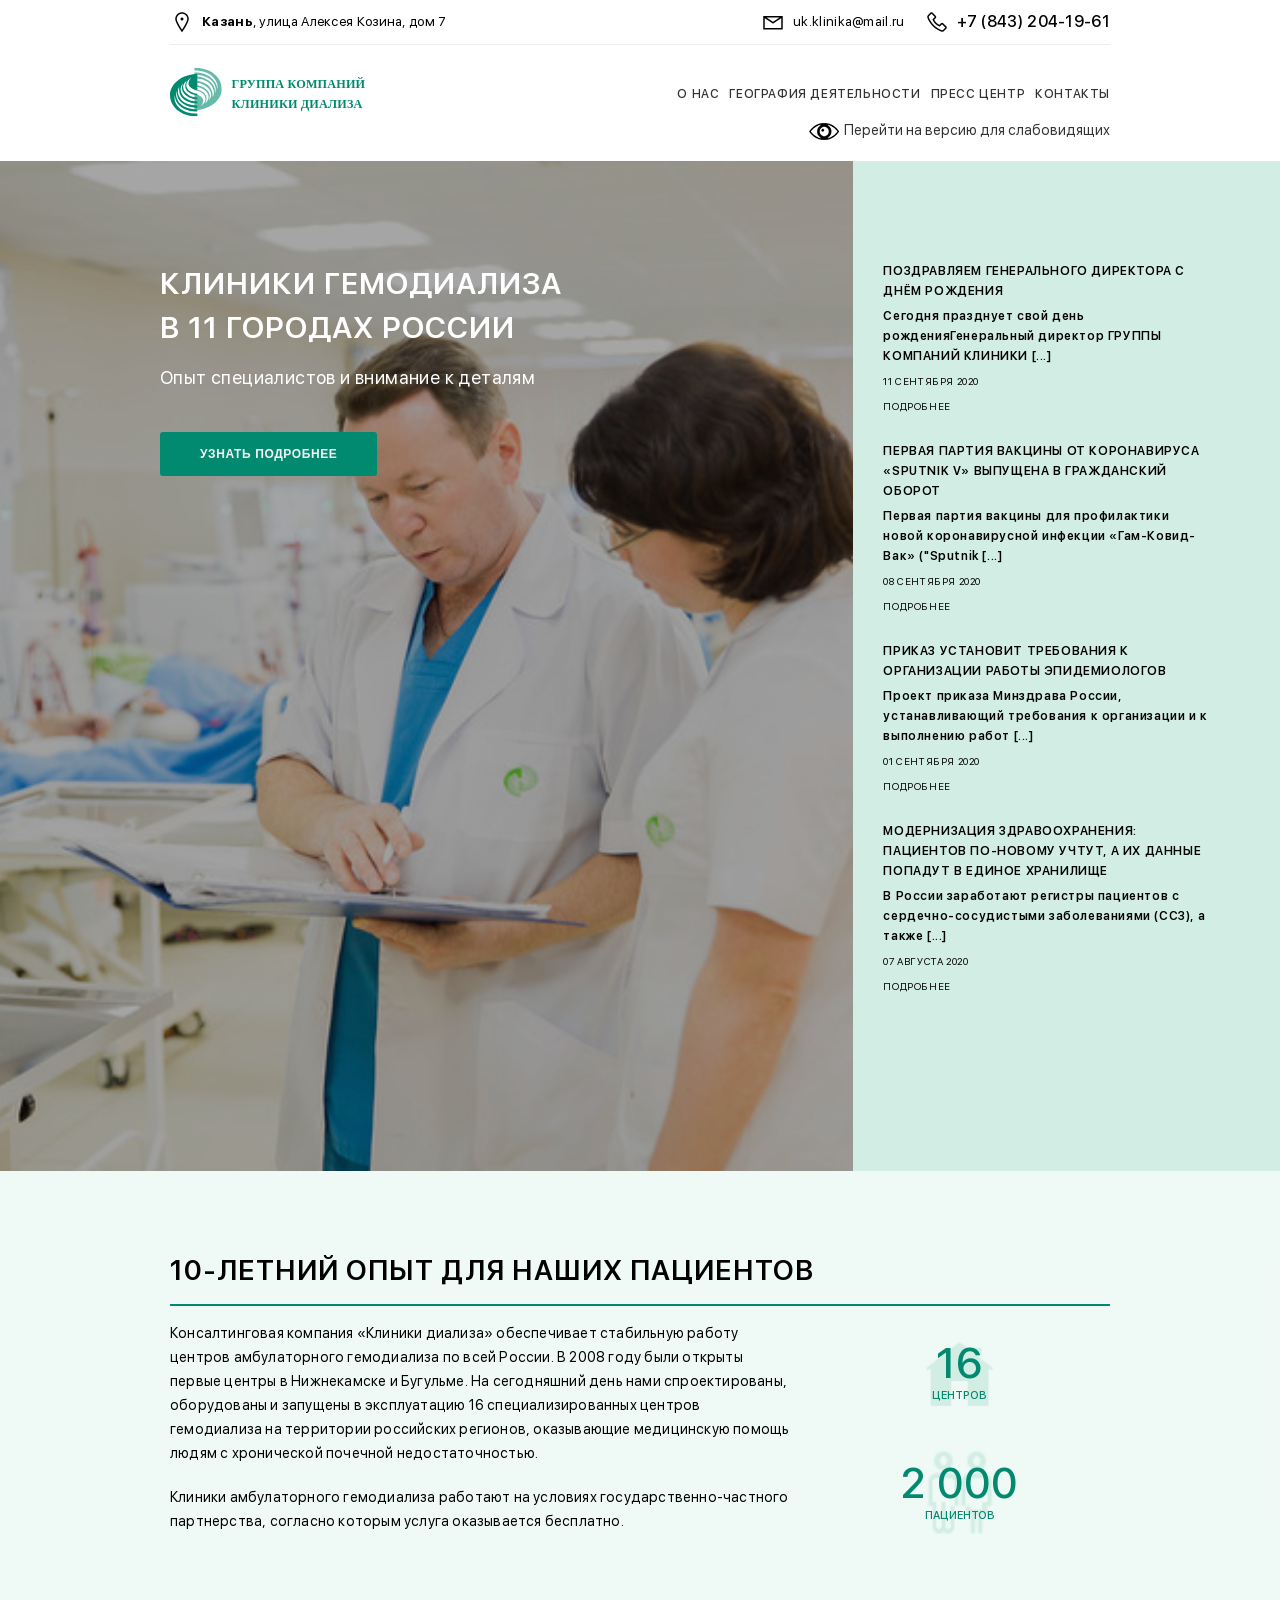
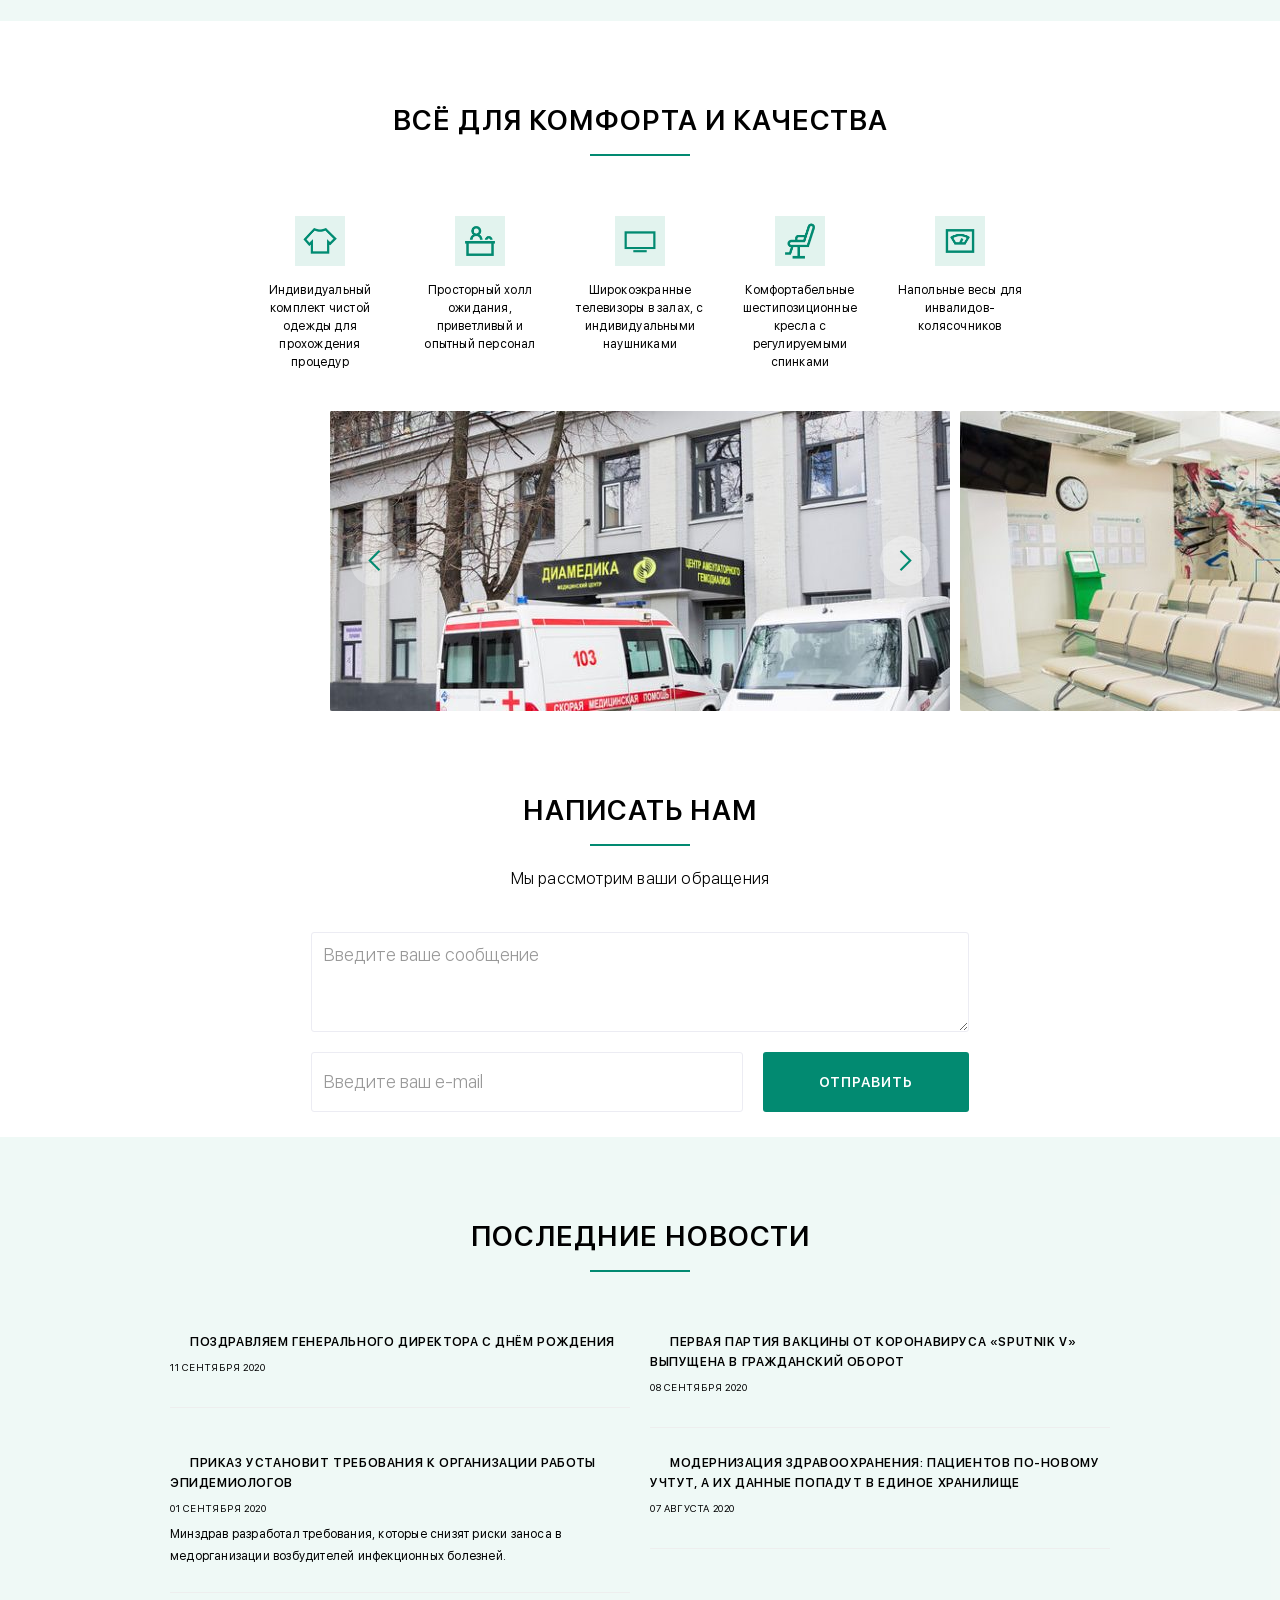
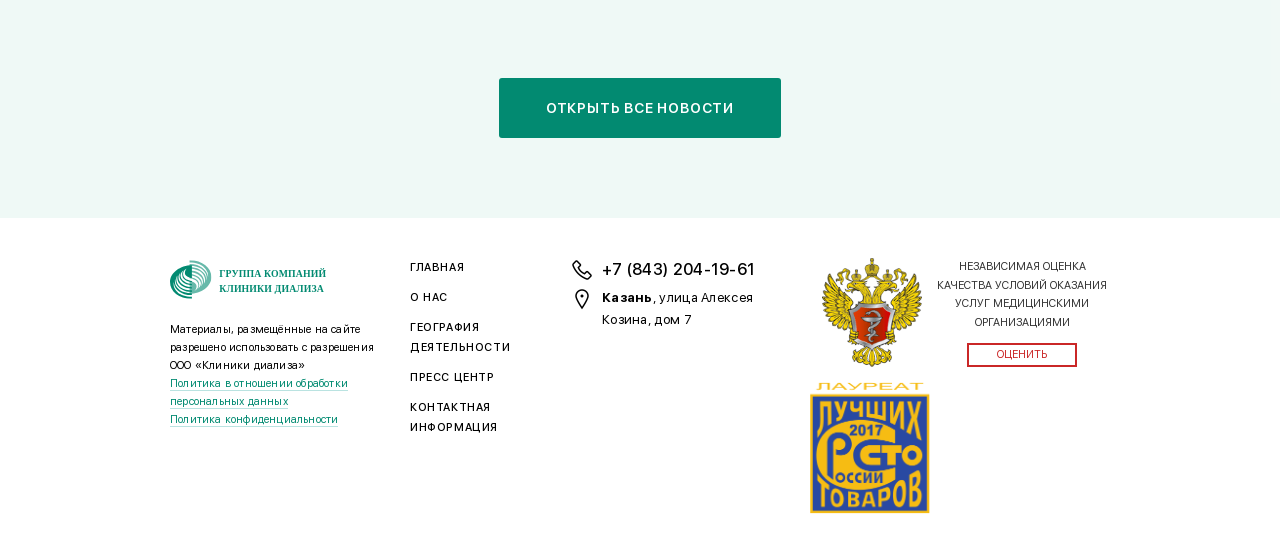
<file: index.html>
<!DOCTYPE html><html lang="ru"><head>  <meta charset="UTF-8">  <meta name="viewport" content="width=device-width, initial-scale=1">  <meta http-equiv="X-UA-Compatible" content="IE=edge">	<title>clinic &#8211; Группа компаний Клиники диализа</title><link rel='stylesheet'  href='assets/css/normalize.css' type='text/css' media='all' /><link rel='stylesheet'  href='assets/css/webflow.css' type='text/css' media='all' /><link rel='stylesheet'  href='assets/css/lightgallery.min.css' type='text/css' media='all' /><link rel='stylesheet'  href='assets/css/custom.css' type='text/css' media='all' /><link rel='stylesheet'  href='assets/css/visually_impaired.css' type='text/css' media='all' />  <meta name="description" content="ГК «Клиники диализа» — консалтинговая компания в Казани: проектирование, оборудование и запуск центров амбулаторного гемодиализа в России.">
  <link rel="canonical" href="https://karpovai9696-spec.github.io/consulting-site/">
  <meta name="robots" content="index,follow,max-image-preview:large">
  <meta property="og:type" content="website">
  <meta property="og:site_name" content="ГК «Клиники диализа»">
  <meta property="og:title" content="clinic &#8211; Группа компаний Клиники диализа">
  <meta property="og:description" content="ГК «Клиники диализа» — консалтинговая компания в Казани: проектирование, оборудование и запуск центров амбулаторного гемодиализа в России.">
  <meta property="og:url" content="https://karpovai9696-spec.github.io/consulting-site/">
  <meta property="og:locale" content="ru_RU">
  <meta name="twitter:card" content="summary">
  <script type="application/ld+json">{"@context": "https://schema.org", "@type": "Organization", "name": "ГК «Клиники диализа»", "url": "https://karpovai9696-spec.github.io/consulting-site/", "logo": "https://karpovai9696-spec.github.io/consulting-site/assets/images/logo.svg", "telephone": "+7 (843) 204-19-61", "email": "uk.klinika@mail.ru", "address": {"@type": "PostalAddress", "streetAddress": "ул. Алексея Козина, д. 7, офис 1080", "addressLocality": "Казань", "addressCountry": "RU"}}</script>
</head>
<body class="home page-template-default page page-id-2"><div class="header-div">  <div class="w-container w-hidden-small container-1">    <div class="w-row">      <div class="w-col w-col-6">        <div class="w-clearfix">          <img class="icon-1"               src="assets/images/marker.png"               width="48">          <div class="upper-header-text">            <strong>Казань</strong>, улица Алексея Козина, дом 7          </div>        </div>      </div>      <div class="w-col w-col-6 w-clearfix">        <a class="w-inline-block w-clearfix phone-block" target="_blank" href="tel:+78432041961">          <img class="icon-1"               src="assets/images/phone.png">          <div class="upper-header-text phone">+7 (843) 204-19-61</div>        </a>        <a class="w-inline-block w-clearfix phone-block" target="_blank" href="mailto: uk.klinika@mail.ru">          <img class="icon-1" src="assets/images/message.png">          <div class="upper-header-text email">uk.klinika@mail.ru</div>        </a>      </div>    </div>    <div class="w-hidden-small divider"></div>  </div>  <div class="w-container header">    <div class="w-row">      <div class="w-col w-col-3 w-col-small-3">        <a href="index.html" class="w-inline-block logolink size">          <img title="Группы компаний клиники диалеза" src="assets/images/logo.svg">        </a>      </div>      <div class="w-col w-col-9 w-col-small-9 w-clearfix">        <div class="w-row">	        <ul id="menu-shapka" class="header-nav"><li class="menu-item menu-item-type-post_type menu-item-object-page menu-item-121"><a href="about.html">О нас</a></li><li class="menu-item menu-item-type-post_type menu-item-object-page menu-item-235"><a href="geography.html">География деятельности</a></li><li class="menu-item menu-item-type-post_type menu-item-object-page menu-item-96"><a href="press.html">Пресс центр</a></li><li class="menu-item menu-item-type-post_type menu-item-object-page menu-item-197"><a href="contacts.html">Контакты</a></li></ul>        </div>        <div class="w-row">          <div class="impaired-wrapper">            <a class="text impaired-btn" href="javascript: void 0">		        Перейти на версию для слабовидящих            </a>          </div>        </div>      </div>    </div>  </div></div>  <div class="first" data-ix="display-nav" id="firstpage">    <div class="first-main">      <div class="container main w-container padd-container">        <div class="w-row">          <div class="w-col w-col-8">            <h1 class="heading1 main">клиники гемодиализа<br>в 11 городах россии</h1>            <div class="miniheading">              Опыт специалистов и внимание к деталям            </div>            <a class="mainbutton w-button" href="#more">Узнать подробнее</a>          </div>        </div>      </div>    </div>    <div class="first-news">      <div class="container main w-container">        <div class="w-row">          <div class="w-col w-col-10">			  				  <a class="main-news w-clearfix w-inline-block"   href="article-happy-birthday.html">  <div class="news-text-1">поздравляем генерального директора с днём рождения</div>  <div class="news-text-content">Сегодня празднует свой день рожденияГенеральный директор ГРУППЫ КОМПАНИЙ КЛИНИКИ [...]</div>  <div class="news-text-2">11 сентября 2020</div>  <div class="news-text-2 underline">Подробнее</div></a>			  				  <a class="main-news w-clearfix w-inline-block"   href="press.html">  <div class="news-text-1">Первая партия вакцины от коронавируса «Sputnik V» выпущена в гражданский оборот</div>  <div class="news-text-content">Первая партия вакцины для профилактики новой коронавирусной инфекции «Гам-Ковид-Вак» ("Sputnik [...]</div>  <div class="news-text-2">08 сентября 2020</div>  <div class="news-text-2 underline">Подробнее</div></a>			  				  <a class="main-news w-clearfix w-inline-block"   href="press.html">  <div class="news-text-1">Приказ установит требования к организации работы эпидемиологов</div>  <div class="news-text-content">Проект приказа Минздрава России, устанавливающий требования к организации и к выполнению работ [...]</div>  <div class="news-text-2">01 сентября 2020</div>  <div class="news-text-2 underline">Подробнее</div></a>			  				  <a class="main-news w-clearfix w-inline-block"   href="press.html">  <div class="news-text-1">Модернизация здравоохранения: пациентов по-новому учтут, а их данные попадут в единое хранилище</div>  <div class="news-text-content">В России заработают регистры пациентов с сердечно-сосудистыми заболеваниями (ССЗ), а также [...]</div>  <div class="news-text-2">07 августа 2020</div>  <div class="news-text-2 underline">Подробнее</div></a>			            </div>        </div>      </div>    </div>  </div>  <div class="section-3" id="more">    <div class="w-container">      <h2 class="heading2 left margin">10-летний опыт для наших пациентов</h2>      <div class="divider-2 left"></div>      <div class="row4 w-row">        <div class="w-col w-col-8">          <div class="margin text-1">            Консалтинговая компания «Клиники диализа» обеспечивает стабильную работу центров амбулаторного гемодиализа по            всей России. В 2008 году были открыты первые центры в Нижнекамске и Бугульме. На сегодняшний день нами            спроектированы, оборудованы и запущены в эксплуатацию 16 специализированных центров гемодиализа на            территории российских регионов, оказывающие медицинскую помощь людям с хронической почечной            недостаточностью.          </div>          <div class="text-1">            Клиники амбулаторного гемодиализа работают на условиях государственно-частного партнерства, согласно которым            услуга оказывается бесплатно.          </div>        </div>        <div class="w-col w-col-4">          <div class="w-row">            <div class="w-col w-col-3"></div>            <div class="w-clearfix w-col w-col-6">              <div class="_1 icondiv-2">                <div class="icontext-1">16</div>                <div class="icontext-2">центров</div>              </div>              <div class="_2 icondiv-2">                <div class="icontext-1">2&nbsp;000</div>                <div class="icontext-2">пациентов</div>              </div>            </div>            <div class="w-col w-col-3"></div>          </div>        </div>      </div>    </div>  </div>  <div class="section-2">    <div class="w-container">      <div class="heading2 margin">Всё для комфорта и качества</div>      <div class="divider-2"></div>      <div class="icons w-row">        <div class="w-col w-col-1"></div>        <div class="w-col w-col-2 w-col-small-4 w-col-tiny-6">          <div class="icon-div">            <img class="icon-2"                 src="assets/images/benefits/icons8-clothes-96_1.png"                 width="50">            <div class="heading4">Индивидуальный комплект чистой одежды для прохождения процедур</div>          </div>        </div>        <div class="w-col w-col-2 w-col-small-4 w-col-tiny-6">          <div class="icon-div">            <img class="icon-2"                 src="assets/images/benefits/front-desk.png"                 width="50">            <div class="heading4">Просторный холл ожидания, приветливый и опытный персонал</div>          </div>        </div>        <div class="w-col w-col-2 w-col-small-4 w-col-tiny-6">          <div class="icon-div">            <img class="icon-2"                 src="assets/images/benefits/tv.png"                 width="50">            <div class="heading4">Широкоэкранные телевизоры в залах, с индивидуальными наушниками</div>          </div>        </div>        <div class="w-col w-col-2 w-col-small-4 w-col-tiny-6">          <div class="icon-div">            <img class="icon-2"                 src="assets/images/benefits/chair.png"                 width="50">            <div class="heading4">Комфортабельные шестипозиционные кресла с регулируемыми спинками</div>          </div>        </div>        <div class="w-col w-col-2 w-col-small-4 w-col-tiny-6">          <div class="icon-div">            <img class="icon-2"                 src="assets/images/benefits/scale.png" width="50">            <div class="heading4">Напольные весы для инвалидов-колясочников</div>          </div>        </div>      </div>      <div class="w-row">        <div class="w-col w-col-2"></div>        <div class="w-col w-col-8">          <div class="slider w-slider" data-animation="slide" data-autoplay="1" data-delay="4000" data-duration="500"               data-infinite="1" data-nav-spacing="5">            <div class="mask w-slider-mask">				                  <div class="slide-1 w-slide">                    <img src=uploads/2018/03/slider-8.jpg>                  </div>				                  <div class="slide-1 w-slide">                    <img src=uploads/2018/03/slider-2.jpg>                  </div>				                  <div class="slide-1 w-slide">                    <img src=uploads/2018/03/slider-4.jpg>                  </div>				                  <div class="slide-1 w-slide">                    <img src=uploads/2018/03/slider-5.jpg>                  </div>				                  <div class="slide-1 w-slide">                    <img src=uploads/2018/03/slider-6.jpg>                  </div>				                  <div class="slide-1 w-slide">                    <img src=uploads/2018/03/slider-7.jpg>                  </div>				                  <div class="slide-1 w-slide">                    <img src=uploads/2018/04/v-ryad-slajdov-2.jpg>                  </div>				                  <div class="slide-1 w-slide">                    <img src=uploads/2018/04/WhatsApp-Image-2018-01-12-at-09.46.04-e1523365590881.jpeg>                  </div>				                  <div class="slide-1 w-slide">                    <img src=uploads/2018/04/DSC0311-e1523365617194.jpg>                  </div>				                  <div class="slide-1 w-slide">                    <img src=uploads/2018/04/DSC0320.jpg>                  </div>				            </div>            <div class="arrow w-slider-arrow-left">              <div class="w-icon-slider-left"></div>            </div>            <div class="arrow w-slider-arrow-right">              <div class="w-icon-slider-right"></div>            </div>          </div>        </div>        <div class="w-col w-col-2"></div>      </div>    </div>  </div>  <div class="w-section" id="Form">    <div class="w-container">      <h2 class="heading2 margin">Написать нам</h2>      <div class="divider-2"></div>      <h3 class="heading3">Мы рассмотрим ваши обращения</h3>      <div class="w-form form">        <form class="main-form">             <textarea type="textarea" class="formshit two w-input msg" maxlength="5000" pattern="^.+$" required name="Отзыв"                       placeholder="Введите ваше сообщение"></textarea>          <div class="w-row">            <div class="w-col w-col-8 w-col-small-6">              <input class="w-input formshit three email" maxlength="256" name="E-mail"                     placeholder="Введите ваш e-mail" pattern="^[a-z0-9._%+-]+@[a-z0-9.-]+\.[a-z]{2,10}$" required                     type="email">            </div>            <div class="w-col w-col-4 w-col-small-6">              <button class="w-button button formbutton">Отправить</button>              <input type="hidden" name="theme" value="Сообщение с формы 'Напишите нам' с сайта Группы компаний клиники диалеза">            </div>          </div>        </form>        <div class="w-form-done success">          <p>Мы перезвоним в ближайшее время</p>        </div>        <div class="w-form-fail error">          <p>Что-то пошло не так. Пожалуйста, повторите попытку.</p>        </div>      </div>    </div>  </div>  <div class="w-section section-3">    <div class="w-container">      <h2 class="heading2 margin">Последние новости</h2>      <div class="divider-2"></div>      <div class="w-row row flex-row">		  			  <div class="w-col w-col-6 w-col-small-6">  <a class="w-inline-block news-link" href="article-happy-birthday.html">    <div class="w-row">      <div class="w-col w-col-12">        <div class="news-img-wrap">			        </div>        <div class="newsinfo">          <div class="news-text-1">поздравляем генерального директора с днём рождения</div>          <div class="news-text-2">11 сентября 2020</div>          <div class="text-1 smaller">			            </div>        </div>      </div>    </div>  </a>  <div class="divider news w-hidden-small w-hidden-tiny"></div></div>		  			  <div class="w-col w-col-6 w-col-small-6">  <a class="w-inline-block news-link" href="press.html">    <div class="w-row">      <div class="w-col w-col-12">        <div class="news-img-wrap">			        </div>        <div class="newsinfo">          <div class="news-text-1">Первая партия вакцины от коронавируса «Sputnik V» выпущена в гражданский оборот</div>          <div class="news-text-2">08 сентября 2020</div>          <div class="text-1 smaller">			            </div>        </div>      </div>    </div>  </a>  <div class="divider news w-hidden-small w-hidden-tiny"></div></div>		  			  <div class="w-col w-col-6 w-col-small-6">  <a class="w-inline-block news-link" href="press.html">    <div class="w-row">      <div class="w-col w-col-12">        <div class="news-img-wrap">			        </div>        <div class="newsinfo">          <div class="news-text-1">Приказ установит требования к организации работы эпидемиологов</div>          <div class="news-text-2">01 сентября 2020</div>          <div class="text-1 smaller">			  Минздрав разработал требования, которые снизят риски заноса в медорганизации возбудителей инфекционных болезней.          </div>        </div>      </div>    </div>  </a>  <div class="divider news w-hidden-small w-hidden-tiny"></div></div>		  			  <div class="w-col w-col-6 w-col-small-6">  <a class="w-inline-block news-link" href="press.html">    <div class="w-row">      <div class="w-col w-col-12">        <div class="news-img-wrap">			        </div>        <div class="newsinfo">          <div class="news-text-1">Модернизация здравоохранения: пациентов по-новому учтут, а их данные попадут в единое хранилище</div>          <div class="news-text-2">07 августа 2020</div>          <div class="text-1 smaller">			            </div>        </div>      </div>    </div>  </a>  <div class="divider news w-hidden-small w-hidden-tiny"></div></div>		        </div>      <a class="w-button button formbutton width" href="press.html">Открыть все новости</a>    </div>  </div>	<div class="footer">  <div class="w-container">    <div class="w-row">      <div class="w-clearfix w-col w-col-3 w-col-small-6">        <img class="dlogo"             title="Клиника диалеза"             src="assets/images/logo.svg"             width="377">        <div class="footertext two">          Материалы, размещённые на сайте разрешено использовать с разрешения ООО «Клиники диализа»        </div>        <div class="footertext two">          <a class="linkcolor" target="_blank"             href="uploads/2018/05/politika-obrabotki-dannyh-UK.pdf">Политика в отношении обработки персональных            данных</a><br>          <a class="linkcolor" target="_blank"             href="uploads/2018/05/politika-obrabotki-dannyh-UK.pdf">Политика конфиденциальности</a>        </div>      </div>      <div class="w-clearfix w-col w-col-2 w-col-small-6">		  <ul id="menu-podval" class="footer-nav"><li class="menu-item menu-item-type-custom menu-item-object-custom current-menu-item current_page_item menu-item-home menu-item-24"><a href="index.html">Главная</a></li><li class="menu-item menu-item-type-post_type menu-item-object-page menu-item-244"><a href="about.html">О нас</a></li><li class="menu-item menu-item-type-post_type menu-item-object-page menu-item-242"><a href="geography.html">География деятельности</a></li><li class="menu-item menu-item-type-post_type menu-item-object-page menu-item-245"><a href="press.html">Пресс центр</a></li><li class="menu-item menu-item-type-post_type menu-item-object-page menu-item-243"><a href="contacts.html">Контактная информация</a></li></ul>      </div>      <div class="w-clearfix w-col w-col-3 w-col-small-6">        <a class="phone-block w-clearfix w-inline-block" href="tel:+78432041961">          <img class="icon-1"               src="assets/images/phone.png">          <div class="phone upper-header-text">+7 (843) 204-19-61</div>        </a>        <div class="addres w-clearfix">          <img class="icon-1 margin"               src="assets/images/marker.png"               width="48">          <div class="margin upper-header-text"><strong>Казань</strong>, улица Алексея Козина, дом 7</div>        </div>      </div>      <div class="w-clearfix w-col w-col-4 w-col-small-6">        <div class="w-row">          <div class="w-col w-col-5 w-col-small-6">            <img class="footer-quality-img" src="assets/images/gerb.png" alt="">          </div>          <div class=" w-col w-col-7 w-col-small-6">            <p class="footer-quality-text">              Независимая оценка качества условий оказания услуг медицинскими              организациями            </p>            <a target="_blank" href="https://bus.gov.ru/pub/independentRating/list " class="footer-quality-btn">Оценить</a>          </div>        </div>        <div class="w-row">          <img title="Лауреат лучших товаров" src="assets/images/sign-gold.png"               class="footer-img">        </div>      </div>    </div>  </div></div><script src="assets/js/jquery.min.js"></script><script type='text/javascript' src='assets/js/phone.mask.js'></script><script type='text/javascript' src='assets/js/jquery.lightgallery.min.js'></script><script type='text/javascript'>/* <![CDATA[ *//* ]]> */</script><script type='text/javascript' src='assets/js/custom.js'></script><script type='text/javascript' src='assets/js/visually_impaired.js'></script><script type='text/javascript' src='assets/js/webflow.js'></script>  <script src="assets/js/site.js"></script>
</body></html>
</file>
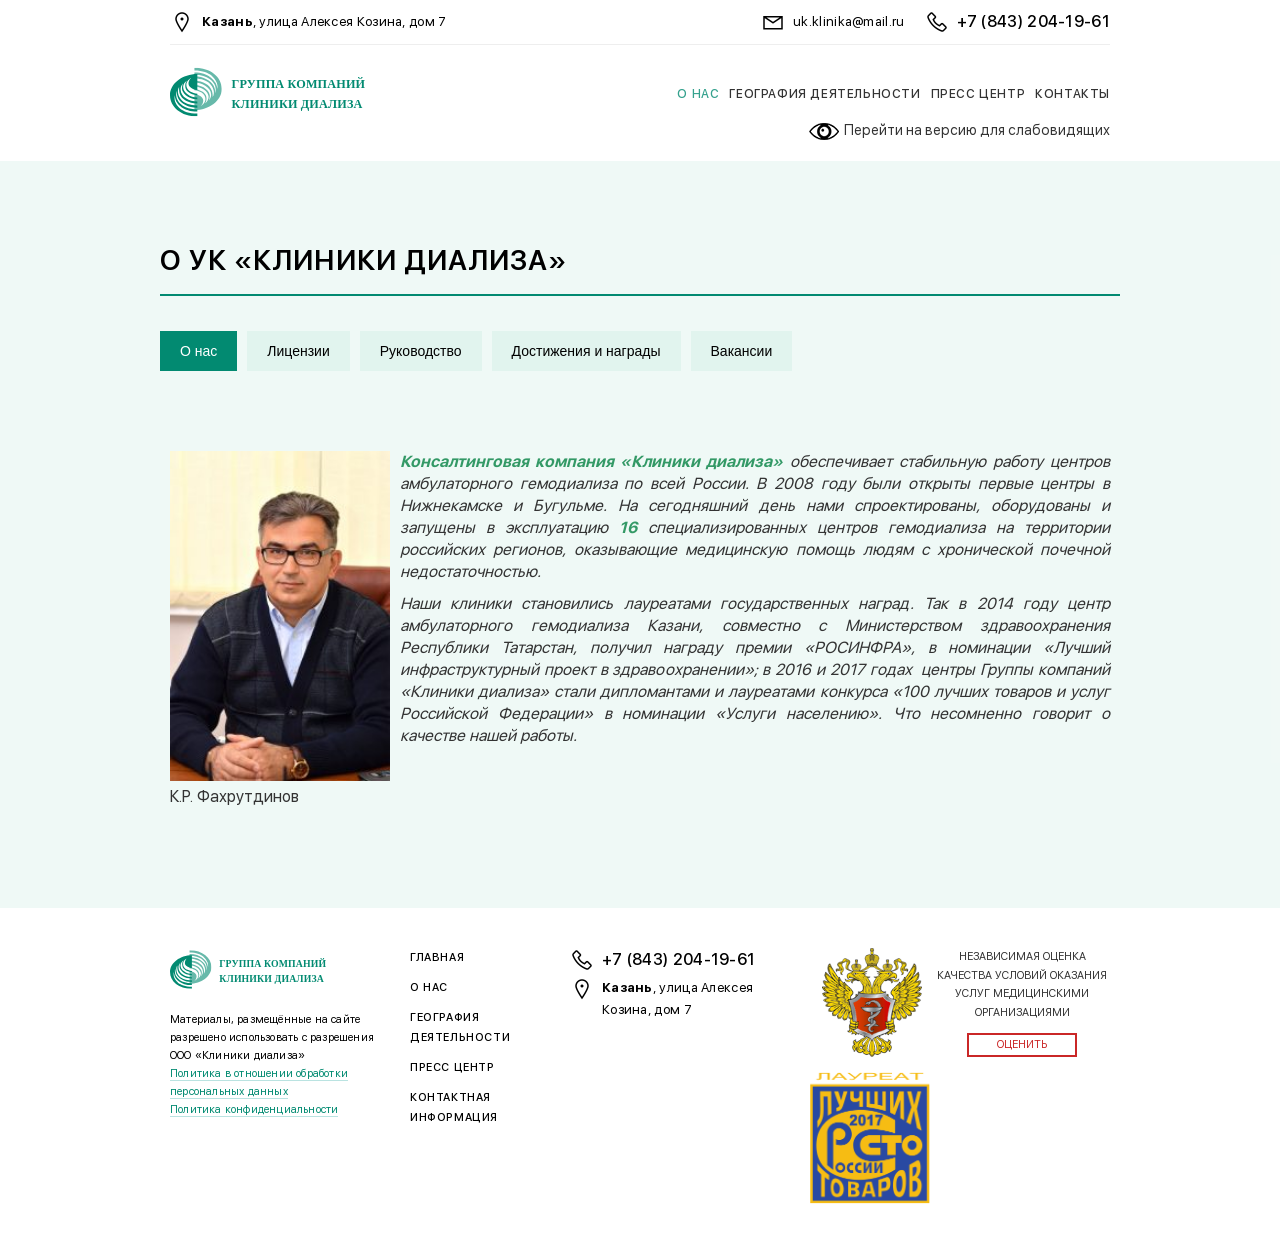
<file: about.html>
<!DOCTYPE html><html lang="ru"><head>  <meta charset="UTF-8">  <meta name="viewport" content="width=device-width, initial-scale=1">  <meta http-equiv="X-UA-Compatible" content="IE=edge">	<title>О УК «КЛИНИКИ ДИАЛИЗА» &#8211; clinic</title><link rel='stylesheet'  href='assets/css/normalize.css' type='text/css' media='all' /><link rel='stylesheet'  href='assets/css/webflow.css' type='text/css' media='all' /><link rel='stylesheet'  href='assets/css/lightgallery.min.css' type='text/css' media='all' /><link rel='stylesheet'  href='assets/css/custom.css' type='text/css' media='all' /><link rel='stylesheet'  href='assets/css/visually_impaired.css' type='text/css' media='all' />  <meta name="description" content="О консалтинговой компании «Клиники диализа»: опыт с 2008 года, 16 центров гемодиализа в российских регионах.">
  <link rel="canonical" href="https://karpovai9696-spec.github.io/consulting-site/about.html">
  <meta name="robots" content="index,follow,max-image-preview:large">
  <meta property="og:type" content="website">
  <meta property="og:site_name" content="ГК «Клиники диализа»">
  <meta property="og:title" content="О УК «КЛИНИКИ ДИАЛИЗА» &#8211; clinic">
  <meta property="og:description" content="О консалтинговой компании «Клиники диализа»: опыт с 2008 года, 16 центров гемодиализа в российских регионах.">
  <meta property="og:url" content="https://karpovai9696-spec.github.io/consulting-site/about.html">
  <meta property="og:locale" content="ru_RU">
  <meta name="twitter:card" content="summary">
  <script type="application/ld+json">{"@context": "https://schema.org", "@type": "Organization", "name": "ГК «Клиники диализа»", "url": "https://karpovai9696-spec.github.io/consulting-site/", "logo": "https://karpovai9696-spec.github.io/consulting-site/assets/images/logo.svg", "telephone": "+7 (843) 204-19-61", "email": "uk.klinika@mail.ru", "address": {"@type": "PostalAddress", "streetAddress": "ул. Алексея Козина, д. 7, офис 1080", "addressLocality": "Казань", "addressCountry": "RU"}}</script>
</head>
<body class="page-template-default page page-id-119 page-parent"><div class="header-div">  <div class="w-container w-hidden-small container-1">    <div class="w-row">      <div class="w-col w-col-6">        <div class="w-clearfix">          <img class="icon-1"               src="assets/images/marker.png"               width="48">          <div class="upper-header-text">            <strong>Казань</strong>, улица Алексея Козина, дом 7          </div>        </div>      </div>      <div class="w-col w-col-6 w-clearfix">        <a class="w-inline-block w-clearfix phone-block" target="_blank" href="tel:+78432041961">          <img class="icon-1"               src="assets/images/phone.png">          <div class="upper-header-text phone">+7 (843) 204-19-61</div>        </a>        <a class="w-inline-block w-clearfix phone-block" target="_blank" href="mailto: uk.klinika@mail.ru">          <img class="icon-1" src="assets/images/message.png">          <div class="upper-header-text email">uk.klinika@mail.ru</div>        </a>      </div>    </div>    <div class="w-hidden-small divider"></div>  </div>  <div class="w-container header">    <div class="w-row">      <div class="w-col w-col-3 w-col-small-3">        <a href="index.html" class="w-inline-block logolink size">          <img title="Группы компаний клиники диалеза" src="assets/images/logo.svg">        </a>      </div>      <div class="w-col w-col-9 w-col-small-9 w-clearfix">        <div class="w-row">	        <ul id="menu-shapka" class="header-nav"><li class="menu-item menu-item-type-post_type menu-item-object-page current-menu-item page_item page-item-119 current_page_item menu-item-121"><a href="about.html">О нас</a></li><li class="menu-item menu-item-type-post_type menu-item-object-page menu-item-235"><a href="geography.html">География деятельности</a></li><li class="menu-item menu-item-type-post_type menu-item-object-page menu-item-96"><a href="press.html">Пресс центр</a></li><li class="menu-item menu-item-type-post_type menu-item-object-page menu-item-197"><a href="contacts.html">Контакты</a></li></ul>        </div>        <div class="w-row">          <div class="impaired-wrapper">            <a class="text impaired-btn" href="javascript: void 0">		        Перейти на версию для слабовидящих            </a>          </div>        </div>      </div>    </div>  </div></div><div class="w-section section-3">  <div class="w-container padding-bottom-1">    <div class="w-row">      <div class="page-head w-clearfix">        <h1 class="visually-hidden">О УК «КЛИНИКИ ДИАЛИЗА»</h1>
        <h2 class="heading2 left margin">О УК «КЛИНИКИ ДИАЛИЗА»</h2>        <div class="divider-2 left"></div>      </div>	              <div class="w-row">		      <ul id="menu-menyu-na-stranitse-o-nas" class="about-nav"><li class="menu-item menu-item-type-post_type menu-item-object-page current-menu-item page_item page-item-119 current_page_item menu-item-128"><a href="about.html">О нас</a></li><li class="menu-item menu-item-type-post_type menu-item-object-page menu-item-127"><a href="licence.html">Лицензии</a></li><li class="menu-item menu-item-type-post_type menu-item-object-page menu-item-146"><a href="head.html">Руководство</a></li><li class="menu-item menu-item-type-post_type menu-item-object-page menu-item-145"><a href="awards.html">Достижения и награды</a></li><li class="menu-item menu-item-type-post_type menu-item-object-page menu-item-144"><a href="vacancies.html">Вакансии</a></li></ul>          </div>	          <div class="row w-row">        <div class="column w-col w-col-12">          <div class="content-wrap text">			  <figure id="attachment_386" style="width: 220px" class="wp-caption alignleft"><img class="wp-image-386" src="uploads/2018/04/Generalnyj-direktor-1-200x300.jpg" alt="" width="220" height="330" /><figcaption class="wp-caption-text">К.Р. Фахрутдинов</figcaption></figure><p style="text-align: justify;"><em><strong><span style="color: #339966;">Консалтинговая компания «Клиники диализа»</span></strong> обеспечивает стабильную работу </em><em>центров амбулаторного гемодиализа по всей </em><em>России. В 2008 году были открыты первые центры в Нижнекамске и Бугульме. На сегодняшний день нами спроектированы, оборудованы и запущены в эксплуатацию <span style="color: #339966;"><strong>16</strong></span> специализированных центров гемодиализа на территории российских регионов, оказывающие медицинскую помощь людям с хронической почечной недостаточностью.</em></p><p style="text-align: justify;"><em>Наши клиники становились лауреатами государственных наград. Так в 2014 году центр амбулаторного гемодиализа Казани, совместно с Министерством здравоохранения Республики Татарстан, получил награду премии «РОСИНФРА», в номинации «Лучший инфраструктурный проект в здравоохранении»; в 2016 и 2017 годах  центры Группы компаний «Клиники диализа» стали дипломантами и лауреатами конкурса «100 лучших товаров и услуг Российской Федерации» в номинации «Услуги населению». Что несомненно говорит о качестве нашей работы.</em></p>          </div>        </div>      </div>    </div>  </div></div>	<div class="footer">  <div class="w-container">    <div class="w-row">      <div class="w-clearfix w-col w-col-3 w-col-small-6">        <img class="dlogo"             title="Клиника диалеза"             src="assets/images/logo.svg"             width="377">        <div class="footertext two">          Материалы, размещённые на сайте разрешено использовать с разрешения ООО «Клиники диализа»        </div>        <div class="footertext two">          <a class="linkcolor" target="_blank"             href="uploads/2018/05/politika-obrabotki-dannyh-UK.pdf">Политика в отношении обработки персональных            данных</a><br>          <a class="linkcolor" target="_blank"             href="uploads/2018/05/politika-obrabotki-dannyh-UK.pdf">Политика конфиденциальности</a>        </div>      </div>      <div class="w-clearfix w-col w-col-2 w-col-small-6">		  <ul id="menu-podval" class="footer-nav"><li class="menu-item menu-item-type-custom menu-item-object-custom menu-item-home menu-item-24"><a href="index.html">Главная</a></li><li class="menu-item menu-item-type-post_type menu-item-object-page current-menu-item page_item page-item-119 current_page_item menu-item-244"><a href="about.html">О нас</a></li><li class="menu-item menu-item-type-post_type menu-item-object-page menu-item-242"><a href="geography.html">География деятельности</a></li><li class="menu-item menu-item-type-post_type menu-item-object-page menu-item-245"><a href="press.html">Пресс центр</a></li><li class="menu-item menu-item-type-post_type menu-item-object-page menu-item-243"><a href="contacts.html">Контактная информация</a></li></ul>      </div>      <div class="w-clearfix w-col w-col-3 w-col-small-6">        <a class="phone-block w-clearfix w-inline-block" href="tel:+78432041961">          <img class="icon-1"               src="assets/images/phone.png">          <div class="phone upper-header-text">+7 (843) 204-19-61</div>        </a>        <div class="addres w-clearfix">          <img class="icon-1 margin"               src="assets/images/marker.png"               width="48">          <div class="margin upper-header-text"><strong>Казань</strong>, улица Алексея Козина, дом 7</div>        </div>      </div>      <div class="w-clearfix w-col w-col-4 w-col-small-6">        <div class="w-row">          <div class="w-col w-col-5 w-col-small-6">            <img class="footer-quality-img" src="assets/images/gerb.png" alt="">          </div>          <div class=" w-col w-col-7 w-col-small-6">            <p class="footer-quality-text">              Независимая оценка качества условий оказания услуг медицинскими              организациями            </p>            <a target="_blank" href="https://bus.gov.ru/pub/independentRating/list " class="footer-quality-btn">Оценить</a>          </div>        </div>        <div class="w-row">          <img title="Лауреат лучших товаров" src="assets/images/sign-gold.png"               class="footer-img">        </div>      </div>    </div>  </div></div><script src="assets/js/jquery.min.js"></script><script type='text/javascript' src='assets/js/phone.mask.js'></script><script type='text/javascript' src='assets/js/jquery.lightgallery.min.js'></script><script type='text/javascript'>/* <![CDATA[ *//* ]]> */</script><script type='text/javascript' src='assets/js/custom.js'></script><script type='text/javascript' src='assets/js/visually_impaired.js'></script><script type='text/javascript' src='assets/js/webflow.js'></script>  <script src="assets/js/site.js"></script>
</body></html>
</file>
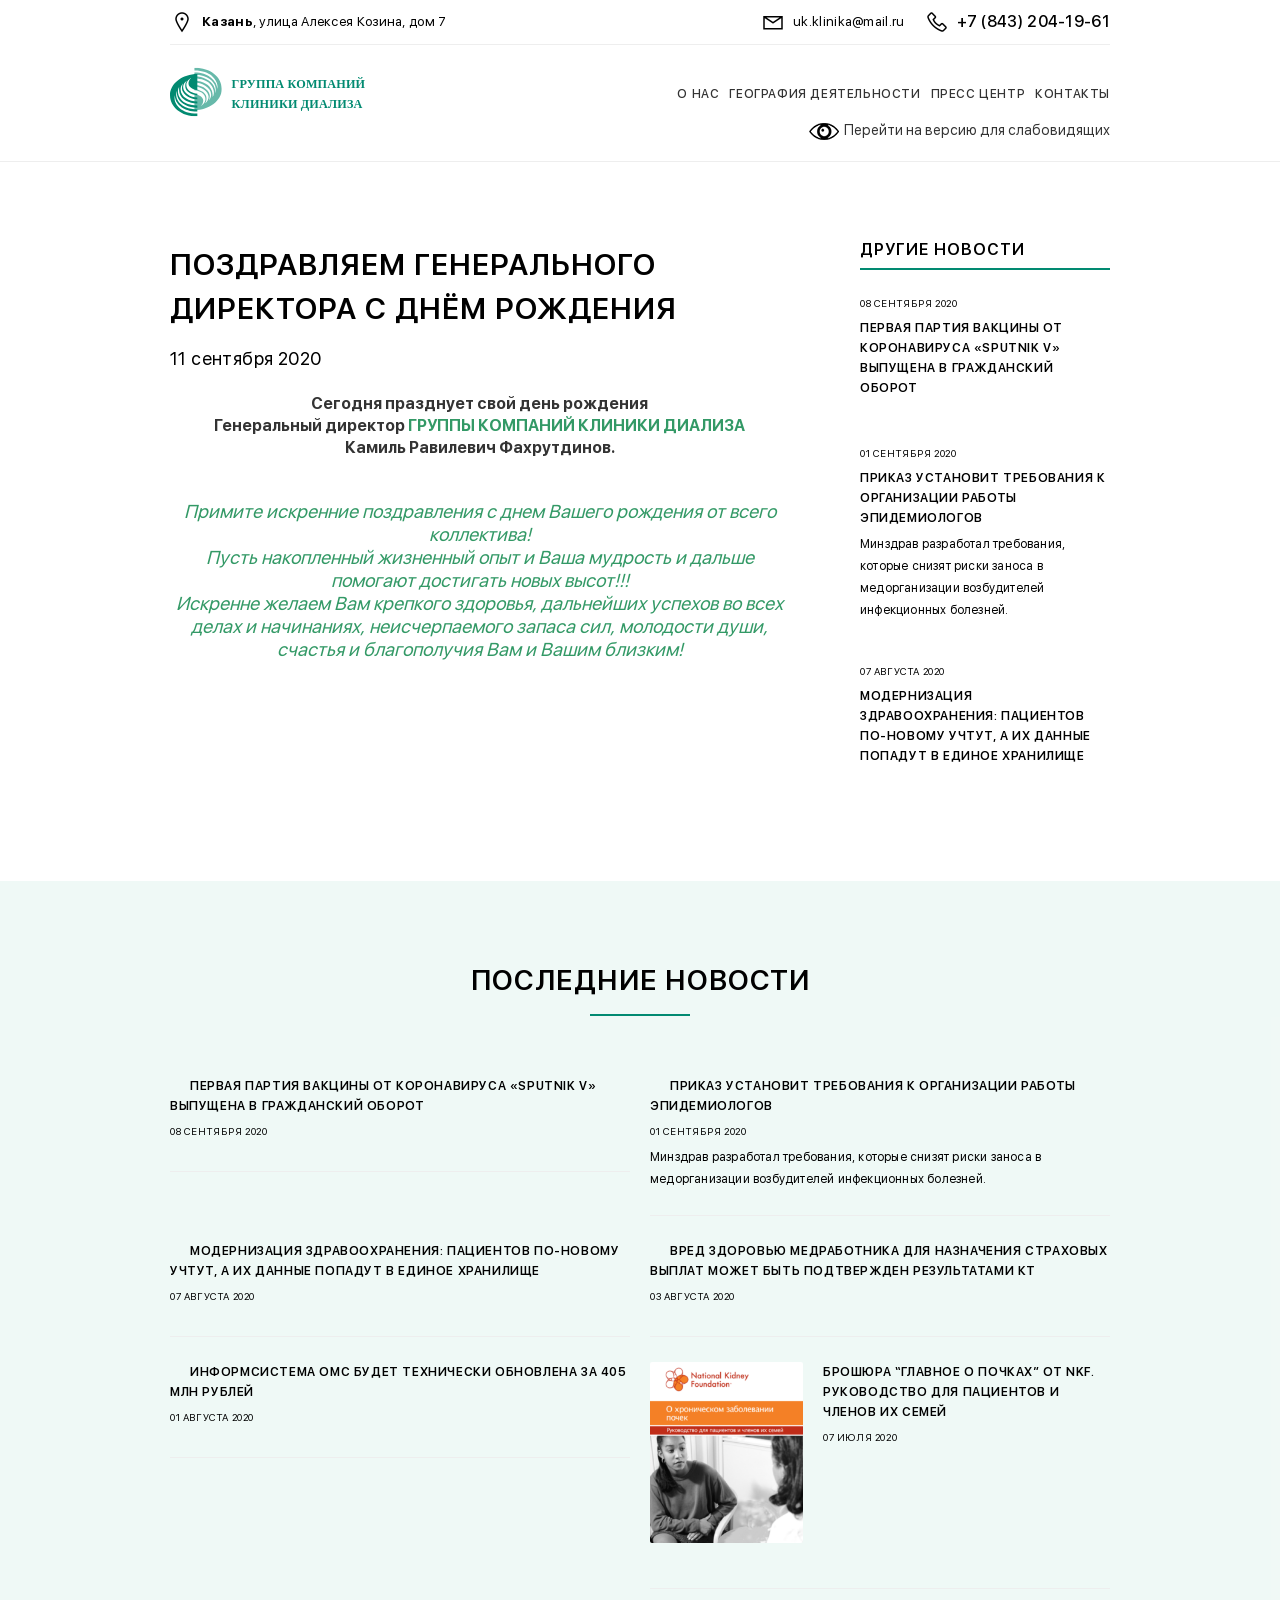
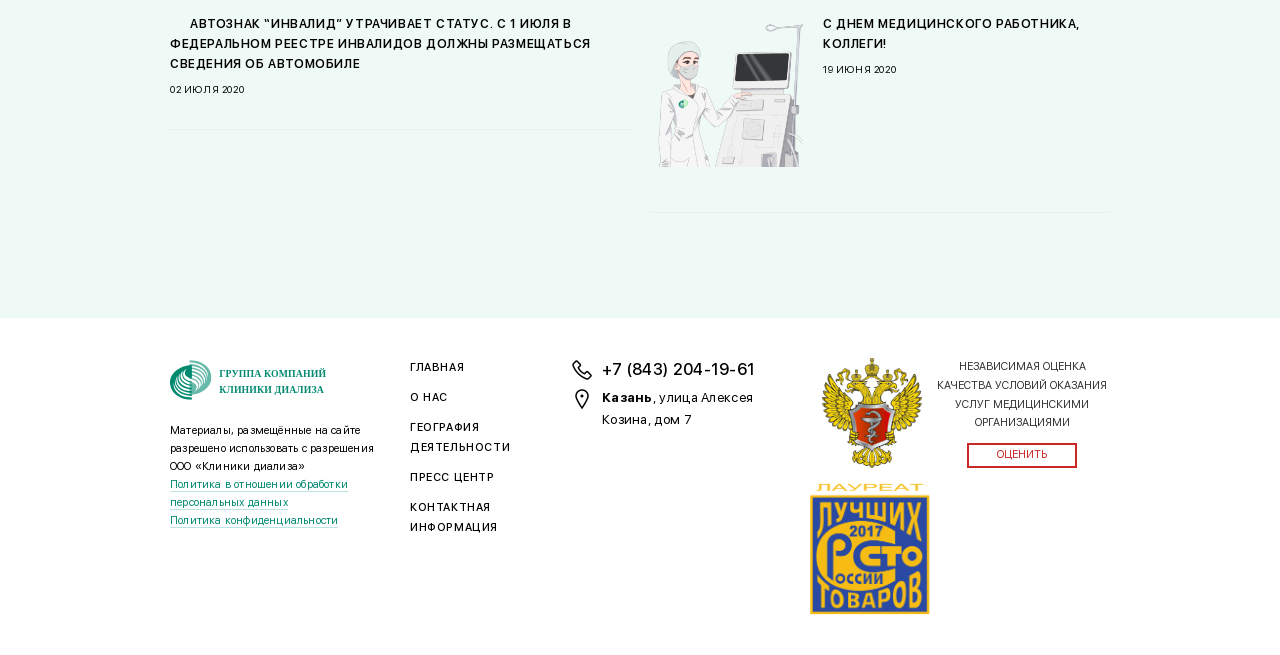
<file: article-happy-birthday.html>
<!DOCTYPE html><html lang="ru"><head>  <meta charset="UTF-8">  <meta name="viewport" content="width=device-width, initial-scale=1">  <meta http-equiv="X-UA-Compatible" content="IE=edge">	<title>поздравляем генерального директора с днём рождения &#8211; clinic</title><link rel='stylesheet'  href='assets/css/normalize.css' type='text/css' media='all' /><link rel='stylesheet'  href='assets/css/webflow.css' type='text/css' media='all' /><link rel='stylesheet'  href='assets/css/lightgallery.min.css' type='text/css' media='all' /><link rel='stylesheet'  href='assets/css/custom.css' type='text/css' media='all' /><link rel='stylesheet'  href='assets/css/visually_impaired.css' type='text/css' media='all' />  <meta name="description" content="Новость ГК «Клиники диализа»: поздравление генерального директора с днём рождения.">
  <link rel="canonical" href="https://karpovai9696-spec.github.io/consulting-site/article-happy-birthday.html">
  <meta name="robots" content="index,follow,max-image-preview:large">
  <meta property="og:type" content="website">
  <meta property="og:site_name" content="ГК «Клиники диализа»">
  <meta property="og:title" content="поздравляем генерального директора с днём рождения &#8211; clinic">
  <meta property="og:description" content="Новость ГК «Клиники диализа»: поздравление генерального директора с днём рождения.">
  <meta property="og:url" content="https://karpovai9696-spec.github.io/consulting-site/article-happy-birthday.html">
  <meta property="og:locale" content="ru_RU">
  <meta name="twitter:card" content="summary">
  <script type="application/ld+json">{"@context": "https://schema.org", "@type": "Organization", "name": "ГК «Клиники диализа»", "url": "https://karpovai9696-spec.github.io/consulting-site/", "logo": "https://karpovai9696-spec.github.io/consulting-site/assets/images/logo.svg", "telephone": "+7 (843) 204-19-61", "email": "uk.klinika@mail.ru", "address": {"@type": "PostalAddress", "streetAddress": "ул. Алексея Козина, д. 7, офис 1080", "addressLocality": "Казань", "addressCountry": "RU"}}</script>
</head>
<body class="news-template-default single single-news postid-2191"><div class="header-div">  <div class="w-container w-hidden-small container-1">    <div class="w-row">      <div class="w-col w-col-6">        <div class="w-clearfix">          <img class="icon-1"               src="assets/images/marker.png"               width="48">          <div class="upper-header-text">            <strong>Казань</strong>, улица Алексея Козина, дом 7          </div>        </div>      </div>      <div class="w-col w-col-6 w-clearfix">        <a class="w-inline-block w-clearfix phone-block" target="_blank" href="tel:+78432041961">          <img class="icon-1"               src="assets/images/phone.png">          <div class="upper-header-text phone">+7 (843) 204-19-61</div>        </a>        <a class="w-inline-block w-clearfix phone-block" target="_blank" href="mailto: uk.klinika@mail.ru">          <img class="icon-1" src="assets/images/message.png">          <div class="upper-header-text email">uk.klinika@mail.ru</div>        </a>      </div>    </div>    <div class="w-hidden-small divider"></div>  </div>  <div class="w-container header">    <div class="w-row">      <div class="w-col w-col-3 w-col-small-3">        <a href="index.html" class="w-inline-block logolink size">          <img title="Группы компаний клиники диалеза" src="assets/images/logo.svg">        </a>      </div>      <div class="w-col w-col-9 w-col-small-9 w-clearfix">        <div class="w-row">	        <ul id="menu-shapka" class="header-nav"><li class="menu-item menu-item-type-post_type menu-item-object-page menu-item-121"><a href="about.html">О нас</a></li><li class="menu-item menu-item-type-post_type menu-item-object-page menu-item-235"><a href="geography.html">География деятельности</a></li><li class="menu-item menu-item-type-post_type menu-item-object-page menu-item-96"><a href="press.html">Пресс центр</a></li><li class="menu-item menu-item-type-post_type menu-item-object-page menu-item-197"><a href="contacts.html">Контакты</a></li></ul>        </div>        <div class="w-row">          <div class="impaired-wrapper">            <a class="text impaired-btn" href="javascript: void 0">		        Перейти на версию для слабовидящих            </a>          </div>        </div>      </div>    </div>  </div></div><div class="news-cover news-main w-section">  <div class="w-container">    <div class="w-row">      <div class="w-col w-col-8">        <h1 class="black heading1 size">поздравляем генерального директора с днём рождения</h1>        <div class="black miniheading">11 сентября 2020</div>        <div class="news-img full">			        </div>        <div class="text">			<p style="text-align: center;"><strong>Сегодня празднует свой день рождения<br />Генеральный директор <span style="color: #339966;">ГРУППЫ КОМПАНИЙ КЛИНИКИ ДИАЛИЗА</span><br />Камиль Равилевич Фахрутдинов.</strong></p><p>&nbsp;</p><p style="text-align: center;"><span style="font-size: 14pt; color: #339966;"><em>Примите искренние поздравления с днем Вашего рождения от всего коллектива!</em></span><br /><span style="font-size: 14pt; color: #339966;"><em>Пусть накопленный жизненный опыт и Ваша мудрость и дальше помогают достигать новых высот!!!</em></span><br /><span style="font-size: 14pt; color: #339966;"><em>Искренне желаем Вам крепкого здоровья, дальнейших успехов во всех делах и начинаниях, неисчерпаемого запаса сил, молодости души, счастья и благополучия Вам и Вашим близким!</em></span></p><p>&nbsp;</p>        </div>      </div>      <div class="w-col w-col-4">        <div class="w-row">          <div class="w-col w-col-2"></div>          <div class="w-clearfix w-col w-col-10">            <h2 class="heading2 margin mini">Другие новости</h2>            <div class="divider-2 left margin"></div>			  				  <a class="margin news-link w-inline-block"   href="press.html">  <div class="news-img-mini">      </div>  <div class="news-text-2">08 сентября 2020</div>  <div class="news-text-1">Первая партия вакцины от коронавируса «Sputnik V» выпущена в гражданский оборот</div>  <div class="smaller text-1"></div></a>			  				  <a class="margin news-link w-inline-block"   href="press.html">  <div class="news-img-mini">      </div>  <div class="news-text-2">01 сентября 2020</div>  <div class="news-text-1">Приказ установит требования к организации работы эпидемиологов</div>  <div class="smaller text-1">Минздрав разработал требования, которые снизят риски заноса в медорганизации возбудителей инфекционных болезней.</div></a>			  				  <a class="margin news-link w-inline-block"   href="press.html">  <div class="news-img-mini">      </div>  <div class="news-text-2">07 августа 2020</div>  <div class="news-text-1">Модернизация здравоохранения: пациентов по-новому учтут, а их данные попадут в единое хранилище</div>  <div class="smaller text-1"></div></a>			            </div>        </div>      </div>    </div>  </div></div><div class="w-section section-3">  <div class="w-container">    <h2 class="heading2 margin">Последние новости</h2>    <div class="divider-2"></div>    <div class="w-row row flex-row">					<div class="w-col w-col-6 w-col-small-6">  <a class="w-inline-block news-link" href="press.html">    <div class="w-row">      <div class="w-col w-col-12">        <div class="news-img-wrap">			        </div>        <div class="newsinfo">          <div class="news-text-1">Первая партия вакцины от коронавируса «Sputnik V» выпущена в гражданский оборот</div>          <div class="news-text-2">08 сентября 2020</div>          <div class="text-1 smaller">			            </div>        </div>      </div>    </div>  </a>  <div class="divider news w-hidden-small w-hidden-tiny"></div></div>					<div class="w-col w-col-6 w-col-small-6">  <a class="w-inline-block news-link" href="press.html">    <div class="w-row">      <div class="w-col w-col-12">        <div class="news-img-wrap">			        </div>        <div class="newsinfo">          <div class="news-text-1">Приказ установит требования к организации работы эпидемиологов</div>          <div class="news-text-2">01 сентября 2020</div>          <div class="text-1 smaller">			  Минздрав разработал требования, которые снизят риски заноса в медорганизации возбудителей инфекционных болезней.          </div>        </div>      </div>    </div>  </a>  <div class="divider news w-hidden-small w-hidden-tiny"></div></div>					<div class="w-col w-col-6 w-col-small-6">  <a class="w-inline-block news-link" href="press.html">    <div class="w-row">      <div class="w-col w-col-12">        <div class="news-img-wrap">			        </div>        <div class="newsinfo">          <div class="news-text-1">Модернизация здравоохранения: пациентов по-новому учтут, а их данные попадут в единое хранилище</div>          <div class="news-text-2">07 августа 2020</div>          <div class="text-1 smaller">			            </div>        </div>      </div>    </div>  </a>  <div class="divider news w-hidden-small w-hidden-tiny"></div></div>					<div class="w-col w-col-6 w-col-small-6">  <a class="w-inline-block news-link" href="press.html">    <div class="w-row">      <div class="w-col w-col-12">        <div class="news-img-wrap">			        </div>        <div class="newsinfo">          <div class="news-text-1">Вред здоровью медработника для назначения страховых выплат может быть подтвержден результатами КТ</div>          <div class="news-text-2">03 августа 2020</div>          <div class="text-1 smaller">			            </div>        </div>      </div>    </div>  </a>  <div class="divider news w-hidden-small w-hidden-tiny"></div></div>					<div class="w-col w-col-6 w-col-small-6">  <a class="w-inline-block news-link" href="press.html">    <div class="w-row">      <div class="w-col w-col-12">        <div class="news-img-wrap">			        </div>        <div class="newsinfo">          <div class="news-text-1">Информсистема ОМС будет технически обновлена за 405 млн рублей</div>          <div class="news-text-2">01 августа 2020</div>          <div class="text-1 smaller">			            </div>        </div>      </div>    </div>  </a>  <div class="divider news w-hidden-small w-hidden-tiny"></div></div>					<div class="w-col w-col-6 w-col-small-6">  <a class="w-inline-block news-link" href="press.html">    <div class="w-row">      <div class="w-col w-col-12">        <div class="news-img-wrap">			              <img class="img" width="153" src="uploads/2020/07/National-KF-e1594111441914-253x300.png">			        </div>        <div class="newsinfo">          <div class="news-text-1">брошюра &#8220;главное о почках&#8221; от NKF. Руководство для пациентов и членов их семей</div>          <div class="news-text-2">07 июля 2020</div>          <div class="text-1 smaller">			            </div>        </div>      </div>    </div>  </a>  <div class="divider news w-hidden-small w-hidden-tiny"></div></div>					<div class="w-col w-col-6 w-col-small-6">  <a class="w-inline-block news-link" href="press.html">    <div class="w-row">      <div class="w-col w-col-12">        <div class="news-img-wrap">			        </div>        <div class="newsinfo">          <div class="news-text-1">Автознак &#8220;Инвалид&#8221; утрачивает статус.   С 1 июля в Федеральном реестре инвалидов должны размещаться сведения об автомобиле</div>          <div class="news-text-2">02 июля 2020</div>          <div class="text-1 smaller">			            </div>        </div>      </div>    </div>  </a>  <div class="divider news w-hidden-small w-hidden-tiny"></div></div>					<div class="w-col w-col-6 w-col-small-6">  <a class="w-inline-block news-link" href="press.html">    <div class="w-row">      <div class="w-col w-col-12">        <div class="news-img-wrap">			              <img class="img" width="153" src="uploads/2020/06/kliniki_dializa_gemodializ_uk-300x300.png">			        </div>        <div class="newsinfo">          <div class="news-text-1">С днем медицинского работника, коллеги!</div>          <div class="news-text-2">19 июня 2020</div>          <div class="text-1 smaller">			            </div>        </div>      </div>    </div>  </a>  <div class="divider news w-hidden-small w-hidden-tiny"></div></div>		    </div>  </div></div>	<div class="footer">  <div class="w-container">    <div class="w-row">      <div class="w-clearfix w-col w-col-3 w-col-small-6">        <img class="dlogo"             title="Клиника диалеза"             src="assets/images/logo.svg"             width="377">        <div class="footertext two">          Материалы, размещённые на сайте разрешено использовать с разрешения ООО «Клиники диализа»        </div>        <div class="footertext two">          <a class="linkcolor" target="_blank"             href="uploads/2018/05/politika-obrabotki-dannyh-UK.pdf">Политика в отношении обработки персональных            данных</a><br>          <a class="linkcolor" target="_blank"             href="uploads/2018/05/politika-obrabotki-dannyh-UK.pdf">Политика конфиденциальности</a>        </div>      </div>      <div class="w-clearfix w-col w-col-2 w-col-small-6">		  <ul id="menu-podval" class="footer-nav"><li class="menu-item menu-item-type-custom menu-item-object-custom menu-item-home menu-item-24"><a href="index.html">Главная</a></li><li class="menu-item menu-item-type-post_type menu-item-object-page menu-item-244"><a href="about.html">О нас</a></li><li class="menu-item menu-item-type-post_type menu-item-object-page menu-item-242"><a href="geography.html">География деятельности</a></li><li class="menu-item menu-item-type-post_type menu-item-object-page menu-item-245"><a href="press.html">Пресс центр</a></li><li class="menu-item menu-item-type-post_type menu-item-object-page menu-item-243"><a href="contacts.html">Контактная информация</a></li></ul>      </div>      <div class="w-clearfix w-col w-col-3 w-col-small-6">        <a class="phone-block w-clearfix w-inline-block" href="tel:+78432041961">          <img class="icon-1"               src="assets/images/phone.png">          <div class="phone upper-header-text">+7 (843) 204-19-61</div>        </a>        <div class="addres w-clearfix">          <img class="icon-1 margin"               src="assets/images/marker.png"               width="48">          <div class="margin upper-header-text"><strong>Казань</strong>, улица Алексея Козина, дом 7</div>        </div>      </div>      <div class="w-clearfix w-col w-col-4 w-col-small-6">        <div class="w-row">          <div class="w-col w-col-5 w-col-small-6">            <img class="footer-quality-img" src="assets/images/gerb.png" alt="">          </div>          <div class=" w-col w-col-7 w-col-small-6">            <p class="footer-quality-text">              Независимая оценка качества условий оказания услуг медицинскими              организациями            </p>            <a target="_blank" href="https://bus.gov.ru/pub/independentRating/list " class="footer-quality-btn">Оценить</a>          </div>        </div>        <div class="w-row">          <img title="Лауреат лучших товаров" src="assets/images/sign-gold.png"               class="footer-img">        </div>      </div>    </div>  </div></div><script src="assets/js/jquery.min.js"></script><script type='text/javascript' src='assets/js/phone.mask.js'></script><script type='text/javascript' src='assets/js/jquery.lightgallery.min.js'></script><script type='text/javascript'>/* <![CDATA[ *//* ]]> */</script><script type='text/javascript' src='assets/js/custom.js'></script><script type='text/javascript' src='assets/js/visually_impaired.js'></script><script type='text/javascript' src='assets/js/webflow.js'></script>  <script src="assets/js/site.js"></script>
</body></html>
</file>
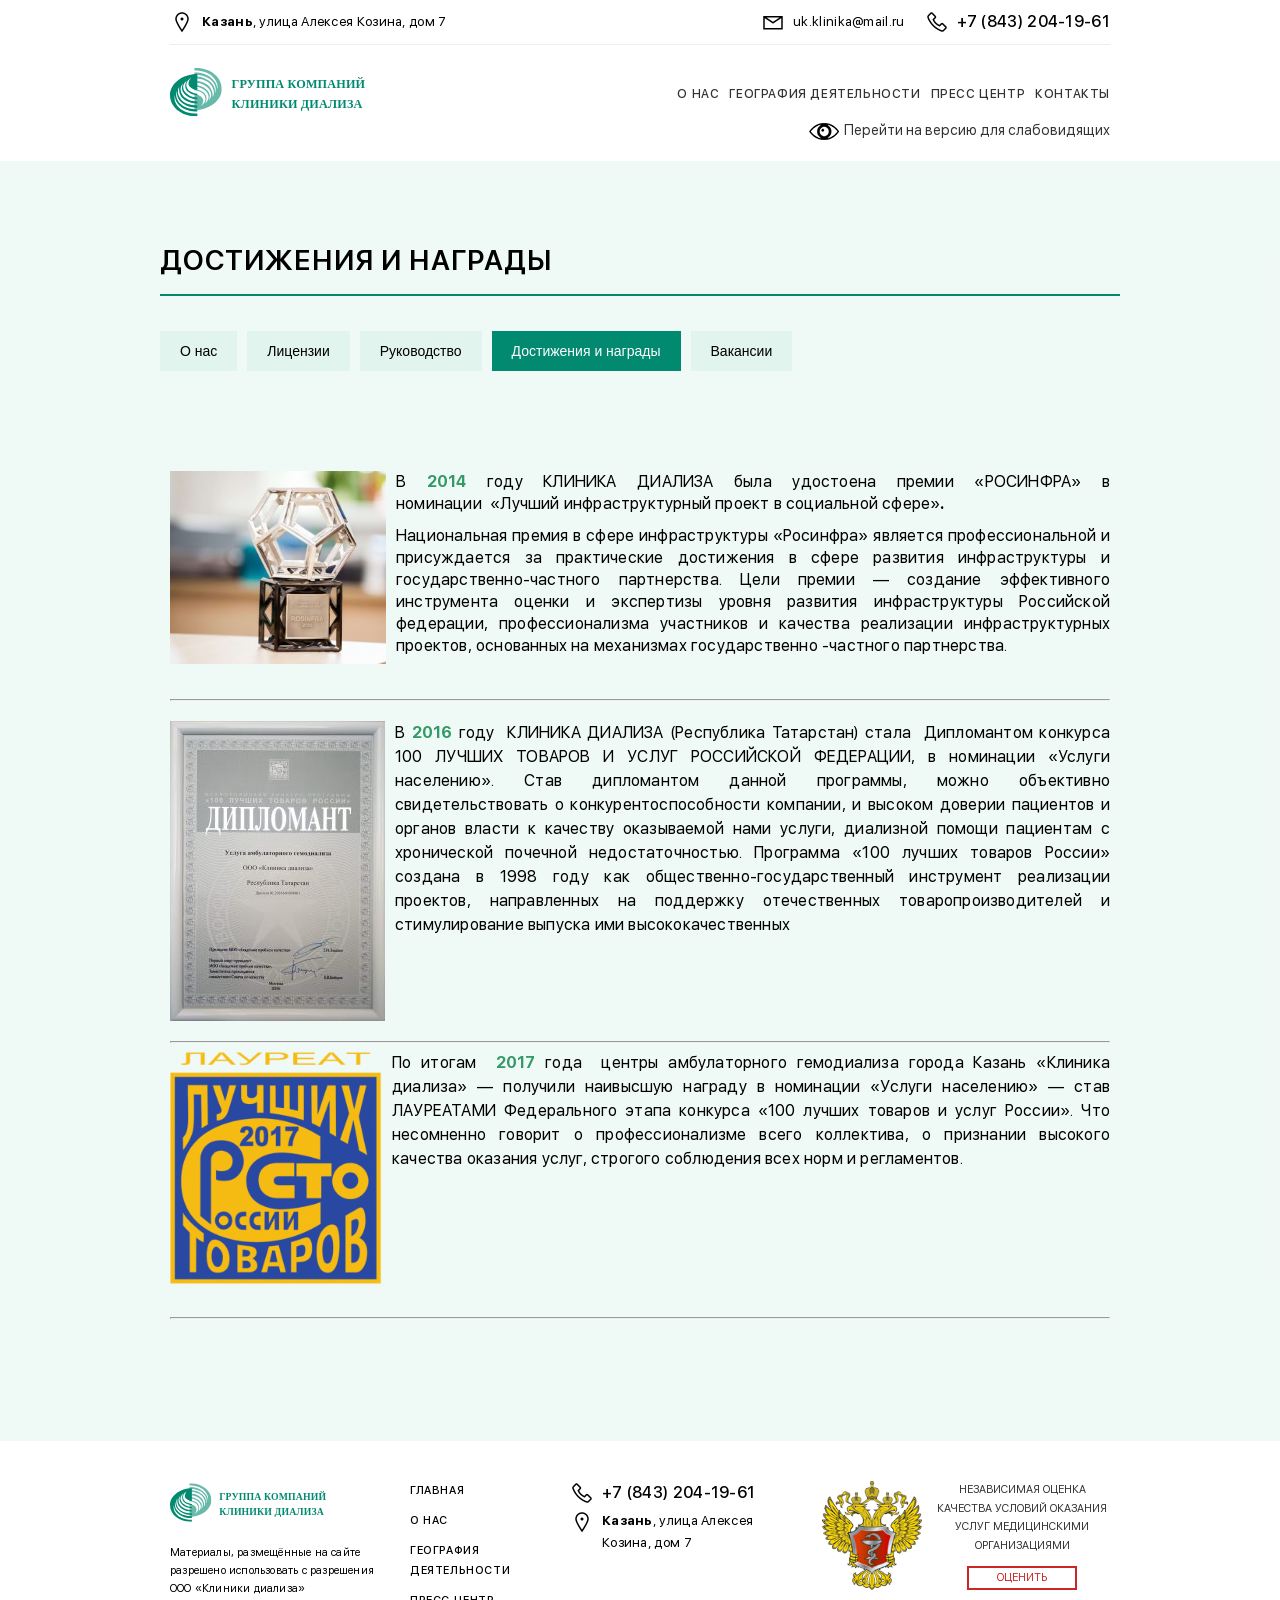
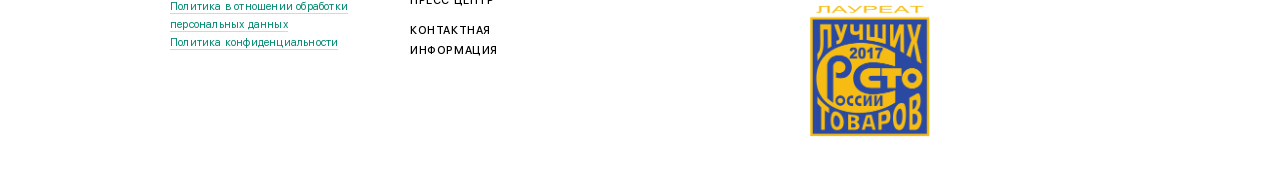
<file: awards.html>
<!DOCTYPE html><html lang="ru"><head>  <meta charset="UTF-8">  <meta name="viewport" content="width=device-width, initial-scale=1">  <meta http-equiv="X-UA-Compatible" content="IE=edge">	<title>Достижения и награды &#8211; clinic</title><link rel='stylesheet'  href='assets/css/normalize.css' type='text/css' media='all' /><link rel='stylesheet'  href='assets/css/webflow.css' type='text/css' media='all' /><link rel='stylesheet'  href='assets/css/lightgallery.min.css' type='text/css' media='all' /><link rel='stylesheet'  href='assets/css/custom.css' type='text/css' media='all' /><link rel='stylesheet'  href='assets/css/visually_impaired.css' type='text/css' media='all' /><script src="assets/js/jquery.min.js"></script><script type="text/javascript"></script><script type="text/javascript"></script>  <link rel="icon" href="assets/images/logo.svg" type="image/svg+xml">
  <!-- seo:generated -->
<meta name="description" content="Достижения и награды ГК «Клиники диализа».">
<link rel="canonical" href="https://karpovai9696-spec.github.io/consulting-site/awards.html">
<meta name="robots" content="index,follow,max-image-preview:large">
<meta property="og:type" content="website">
<meta property="og:site_name" content="ГК «Клиники диализа»">
<meta property="og:title" content="Достижения и награды &#8211; clinic">
<meta property="og:description" content="Достижения и награды ГК «Клиники диализа».">
<meta property="og:url" content="https://karpovai9696-spec.github.io/consulting-site/awards.html">
<meta property="og:locale" content="ru_RU">
<meta name="twitter:card" content="summary">
<meta name="twitter:title" content="Достижения и награды &#8211; clinic">
<meta name="twitter:description" content="Достижения и награды ГК «Клиники диализа».">
<script type="application/ld+json">{"@context": "https://schema.org", "@type": "Organization", "name": "ГК «Клиники диализа»", "url": "https://karpovai9696-spec.github.io/consulting-site/", "logo": "https://karpovai9696-spec.github.io/consulting-site/assets/images/logo.svg", "telephone": "+7 (843) 204-19-61", "email": "uk.klinika@mail.ru", "address": {"@type": "PostalAddress", "streetAddress": "ул. Алексея Козина, д. 7, офис 1080", "addressLocality": "Казань", "addressCountry": "RU"}}</script>
</head><body class="page-template-default page page-id-140 page-child parent-pageid-119"><div class="header-div">  <div class="w-container w-hidden-small container-1">    <div class="w-row">      <div class="w-col w-col-6">        <div class="w-clearfix">          <img class="icon-1"               src="assets/images/marker.png"               width="48">          <div class="upper-header-text">            <strong>Казань</strong>, улица Алексея Козина, дом 7          </div>        </div>      </div>      <div class="w-col w-col-6 w-clearfix">        <a class="w-inline-block w-clearfix phone-block" target="_blank" href="tel:+78432041961">          <img class="icon-1"               src="assets/images/phone.png">          <div class="upper-header-text phone">+7 (843) 204-19-61</div>        </a>        <a class="w-inline-block w-clearfix phone-block" target="_blank" href="mailto: uk.klinika@mail.ru">          <img class="icon-1" src="assets/images/message.png">          <div class="upper-header-text email">uk.klinika@mail.ru</div>        </a>      </div>    </div>    <div class="w-hidden-small divider"></div>  </div>  <div class="w-container header">    <div class="w-row">      <div class="w-col w-col-3 w-col-small-3">        <a href="index.html" class="w-inline-block logolink size">          <img title="Группы компаний клиники диалеза" src="assets/images/logo.svg">        </a>      </div>      <div class="w-col w-col-9 w-col-small-9 w-clearfix">        <div class="w-row">	        <ul id="menu-shapka" class="header-nav"><li class="menu-item menu-item-type-post_type menu-item-object-page current-page-ancestor menu-item-121"><a href="about.html">О нас</a></li><li class="menu-item menu-item-type-post_type menu-item-object-page menu-item-235"><a href="geography.html">География деятельности</a></li><li class="menu-item menu-item-type-post_type menu-item-object-page menu-item-96"><a href="press.html">Пресс центр</a></li><li class="menu-item menu-item-type-post_type menu-item-object-page menu-item-197"><a href="contacts.html">Контакты</a></li></ul>        </div>        <div class="w-row">          <div class="impaired-wrapper">            <a class="text impaired-btn" href="javascript: void 0">		        Перейти на версию для слабовидящих            </a>          </div>        </div>      </div>    </div>  </div></div><div class="w-section section-3">  <div class="w-container padding-bottom-1">    <div class="w-row">      <div class="page-head w-clearfix">        <h1 class="visually-hidden">Достижения и награды</h1>
        <h2 class="heading2 left margin">Достижения и награды</h2>        <div class="divider-2 left"></div>      </div>	              <div class="w-row">		      <ul id="menu-menyu-na-stranitse-o-nas" class="about-nav"><li class="menu-item menu-item-type-post_type menu-item-object-page current-page-ancestor current-page-parent menu-item-128"><a href="about.html">О нас</a></li><li class="menu-item menu-item-type-post_type menu-item-object-page menu-item-127"><a href="licence.html">Лицензии</a></li><li class="menu-item menu-item-type-post_type menu-item-object-page menu-item-146"><a href="head.html">Руководство</a></li><li class="menu-item menu-item-type-post_type menu-item-object-page current-menu-item page_item page-item-140 current_page_item menu-item-145"><a href="awards.html">Достижения и награды</a></li><li class="menu-item menu-item-type-post_type menu-item-object-page menu-item-144"><a href="vacancies.html">Вакансии</a></li></ul>          </div>	          <div class="row w-row">        <div class="column w-col w-col-12">          <div class="content-wrap text">			  <div id="u238" class="ax_default paragraph"><div id="u238_text" class="text "><p style="text-align: justify;"><img class=" wp-image-282 alignleft" src="uploads/2018/04/rosinfra-2014-300x267-300x267.jpg" alt="" width="216" height="193" />В <strong><span style="color: #339966;">2014</span></strong> году КЛИНИКА ДИАЛИЗА была удостоена премии «РОСИНФРА» в номинации  «Лучший инфраструктурный проект в социальной сфере»<strong>.</strong></p><p style="text-align: justify;">Национальная премия в сфере инфраструктуры «Росинфра» является профессиональной и присуждается за практические достижения в сфере развития инфраструктуры и государственно-частного партнерства. Цели премии — создание эффективного инструмента оценки и экспертизы уровня развития инфраструктуры Российской федерации, профессионализма участников и качества реализации инфраструктурных проектов, основанных на механизмах государственно -частного партнерства.</p><p>&nbsp;</p></div></div><hr /><div id="u240" class="ax_default paragraph"><div id="u242" class="ax_default paragraph"><div id="u242_div" class="" style="text-align: justify;"><img class="size-medium wp-image-284 alignleft" src="uploads/2018/04/diplom-215x300.jpg" alt="" width="215" height="300" />В <strong><span style="color: #339966;">2016</span></strong> году  КЛИНИКА ДИАЛИЗА (Республика Татарстан) стала  Дипломантом конкурса 100 ЛУЧШИХ ТОВАРОВ И УСЛУГ РОССИЙСКОЙ ФЕДЕРАЦИИ, в номинации «Услуги населению». Став дипломантом данной программы, можно объективно свидетельствовать о конкурентоспособности компании, и высоком доверии пациентов и органов власти к качеству оказываемой нами услуги, диализной помощи пациентам с хронической почечной недостаточностью. Программа «100 лучших товаров России» создана в 1998 году как общественно-государственный инструмент реализации проектов, направленных на поддержку отечественных товаропроизводителей и стимулирование выпуска ими высококачественных</div></div></div><p>&nbsp;</p><p>&nbsp;</p><div id="u240" class="ax_default paragraph"><hr /><div><p style="text-align: justify;"><img class=" wp-image-290 alignleft" src="uploads/2018/04/Znak_gold_blue_lauriat-272x300.png" alt="" width="212" height="234" />По итогам  <span style="color: #339966;"><strong>2017</strong></span> года  центры амбулаторного гемодиализа города Казань «Клиника диализа» — получили наивысшую награду в номинации «Услуги населению» — став ЛАУРЕАТАМИ Федерального этапа конкурса «100 лучших товаров и услуг России». Что несомненно говорит о профессионализме всего коллектива, о признании высокого качества оказания услуг, строгого соблюдения всех норм и регламентов.</p></div><p>&nbsp;</p><p>&nbsp;</p><p>&nbsp;</p><p>&nbsp;</p><hr /><p>&nbsp;</p></div>          </div>        </div>      </div>    </div>  </div></div>	<div class="footer">  <div class="w-container">    <div class="w-row">      <div class="w-clearfix w-col w-col-3 w-col-small-6">        <img class="dlogo"             title="Клиника диалеза"             src="assets/images/logo.svg"             width="377">        <div class="footertext two">          Материалы, размещённые на сайте разрешено использовать с разрешения ООО «Клиники диализа»        </div>        <div class="footertext two">          <a class="linkcolor" target="_blank"             href="uploads/2018/05/politika-obrabotki-dannyh-UK.pdf">Политика в отношении обработки персональных            данных</a><br>          <a class="linkcolor" target="_blank"             href="uploads/2018/05/politika-obrabotki-dannyh-UK.pdf">Политика конфиденциальности</a>        </div>      </div>      <div class="w-clearfix w-col w-col-2 w-col-small-6">		  <ul id="menu-podval" class="footer-nav"><li class="menu-item menu-item-type-custom menu-item-object-custom menu-item-home menu-item-24"><a href="index.html">Главная</a></li><li class="menu-item menu-item-type-post_type menu-item-object-page current-page-ancestor menu-item-244"><a href="about.html">О нас</a></li><li class="menu-item menu-item-type-post_type menu-item-object-page menu-item-242"><a href="geography.html">География деятельности</a></li><li class="menu-item menu-item-type-post_type menu-item-object-page menu-item-245"><a href="press.html">Пресс центр</a></li><li class="menu-item menu-item-type-post_type menu-item-object-page menu-item-243"><a href="contacts.html">Контактная информация</a></li></ul>      </div>      <div class="w-clearfix w-col w-col-3 w-col-small-6">        <a class="phone-block w-clearfix w-inline-block" href="tel:+78432041961">          <img class="icon-1"               src="assets/images/phone.png">          <div class="phone upper-header-text">+7 (843) 204-19-61</div>        </a>        <div class="addres w-clearfix">          <img class="icon-1 margin"               src="assets/images/marker.png"               width="48">          <div class="margin upper-header-text"><strong>Казань</strong>, улица Алексея Козина, дом 7</div>        </div>      </div>      <div class="w-clearfix w-col w-col-4 w-col-small-6">        <div class="w-row">          <div class="w-col w-col-5 w-col-small-6">            <img class="footer-quality-img" src="assets/images/gerb.png" alt="">          </div>          <div class=" w-col w-col-7 w-col-small-6">            <p class="footer-quality-text">              Независимая оценка качества условий оказания услуг медицинскими              организациями            </p>            <a target="_blank" href="https://bus.gov.ru/pub/independentRating/list " class="footer-quality-btn">Оценить</a>          </div>        </div>        <div class="w-row">          <img title="Лауреат лучших товаров" src="assets/images/sign-gold.png"               class="footer-img">        </div>      </div>    </div>  </div></div><script type='text/javascript' src='assets/js/phone.mask.js'></script><script type='text/javascript' src='assets/js/jquery.lightgallery.min.js'></script><script type='text/javascript'>/* <![CDATA[ *//* ]]> */</script><script type='text/javascript' src='assets/js/custom.js'></script><script type='text/javascript' src='assets/js/visually_impaired.js'></script><script type='text/javascript' src='assets/js/webflow.js'></script>  <script src="assets/js/site.js"></script>
</body></html>
</file>
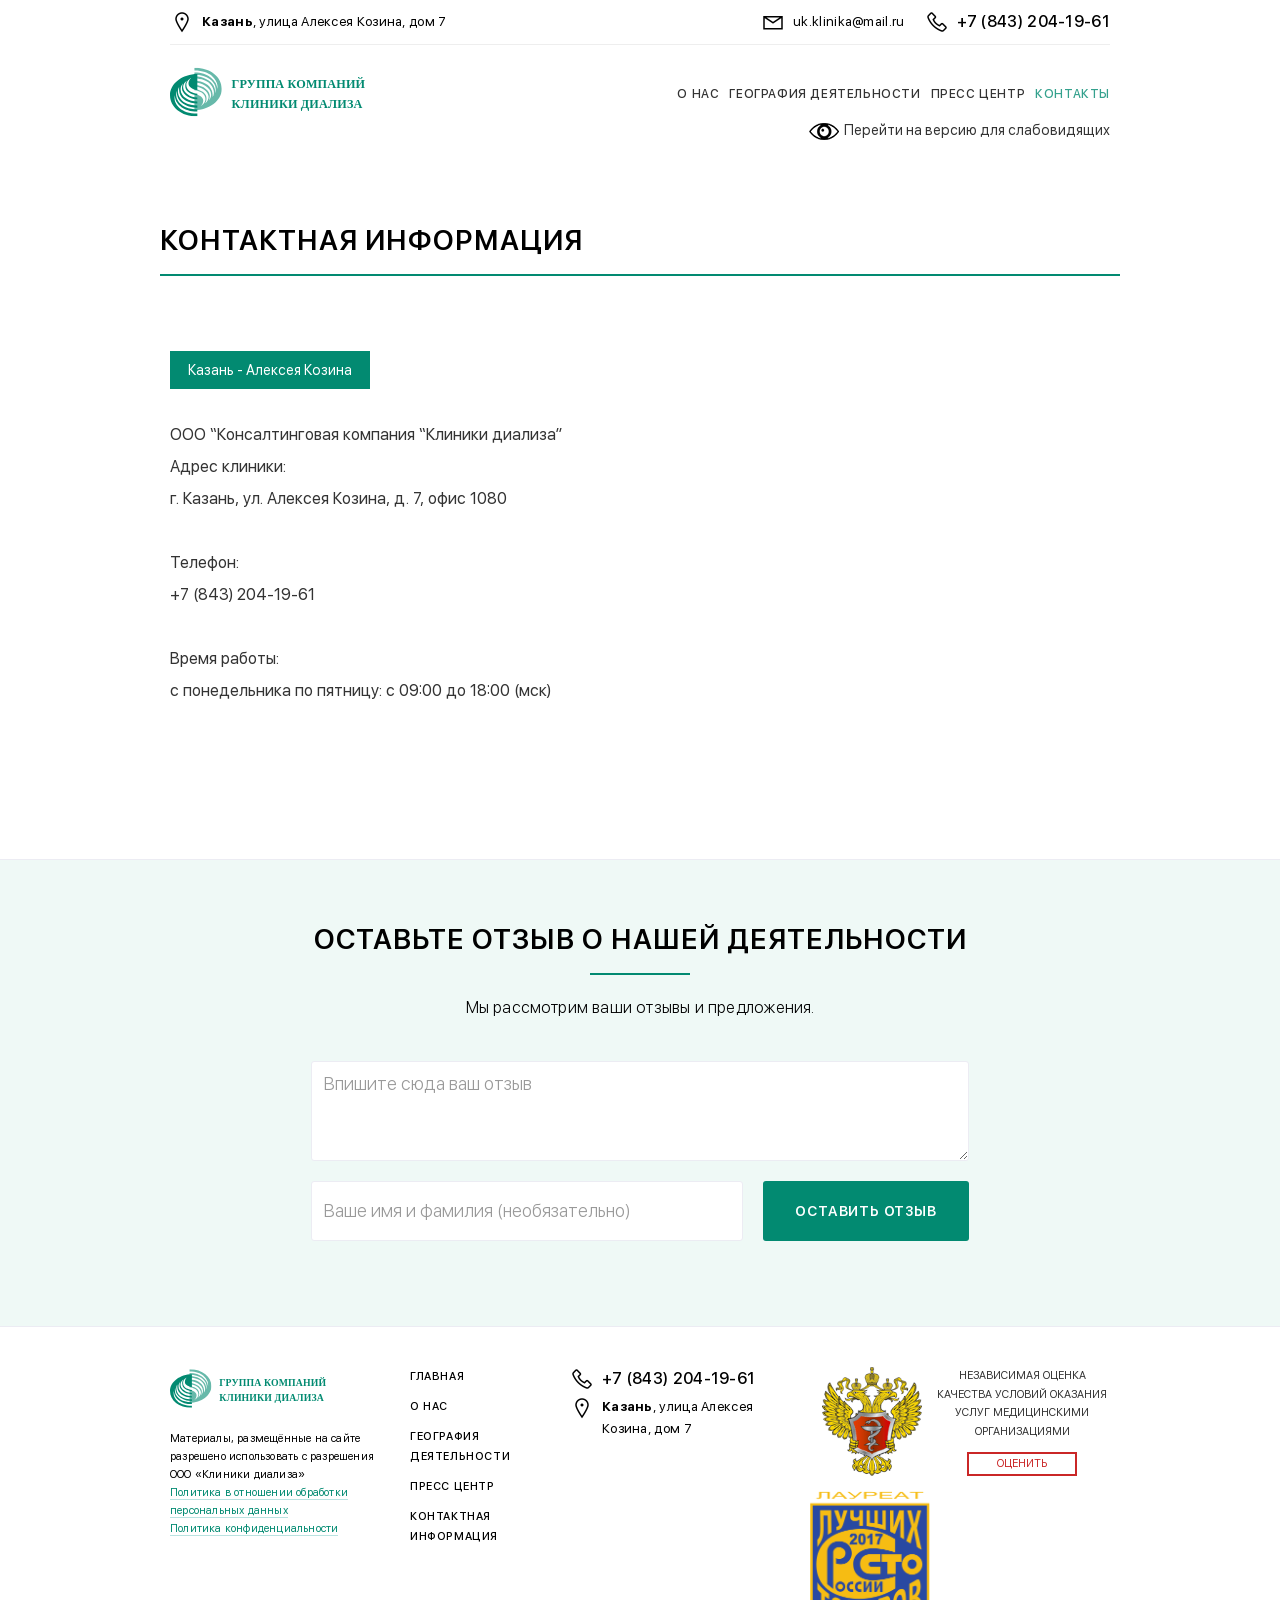
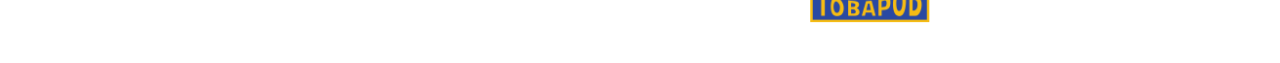
<file: contacts.html>
<!DOCTYPE html><html lang="ru"><head>  <meta charset="UTF-8">  <meta name="viewport" content="width=device-width, initial-scale=1">  <meta http-equiv="X-UA-Compatible" content="IE=edge">	<title>Контактная информация &#8211; clinic</title><link rel='stylesheet'  href='assets/css/normalize.css' type='text/css' media='all' /><link rel='stylesheet'  href='assets/css/webflow.css' type='text/css' media='all' /><link rel='stylesheet'  href='assets/css/lightgallery.min.css' type='text/css' media='all' /><link rel='stylesheet'  href='assets/css/custom.css' type='text/css' media='all' /><link rel='stylesheet'  href='assets/css/visually_impaired.css' type='text/css' media='all' />  <meta name="description" content="Контактная информация ГК «Клиники диализа»: адрес, телефон, схема проезда и форма обратной связи.">
  <link rel="canonical" href="https://karpovai9696-spec.github.io/consulting-site/contacts.html">
  <meta name="robots" content="index,follow,max-image-preview:large">
  <meta property="og:type" content="website">
  <meta property="og:site_name" content="ГК «Клиники диализа»">
  <meta property="og:title" content="Контактная информация &#8211; clinic">
  <meta property="og:description" content="Контактная информация ГК «Клиники диализа»: адрес, телефон, схема проезда и форма обратной связи.">
  <meta property="og:url" content="https://karpovai9696-spec.github.io/consulting-site/contacts.html">
  <meta property="og:locale" content="ru_RU">
  <meta name="twitter:card" content="summary">
  <script type="application/ld+json">{"@context": "https://schema.org", "@type": "Organization", "name": "ГК «Клиники диализа»", "url": "https://karpovai9696-spec.github.io/consulting-site/", "logo": "https://karpovai9696-spec.github.io/consulting-site/assets/images/logo.svg", "telephone": "+7 (843) 204-19-61", "email": "uk.klinika@mail.ru", "address": {"@type": "PostalAddress", "streetAddress": "ул. Алексея Козина, д. 7, офис 1080", "addressLocality": "Казань", "addressCountry": "RU"}}</script>
</head>
<body class="page-template-default page page-id-195"><div class="header-div">  <div class="w-container w-hidden-small container-1">    <div class="w-row">      <div class="w-col w-col-6">        <div class="w-clearfix">          <img class="icon-1"               src="assets/images/marker.png"               width="48">          <div class="upper-header-text">            <strong>Казань</strong>, улица Алексея Козина, дом 7          </div>        </div>      </div>      <div class="w-col w-col-6 w-clearfix">        <a class="w-inline-block w-clearfix phone-block" target="_blank" href="tel:+78432041961">          <img class="icon-1"               src="assets/images/phone.png">          <div class="upper-header-text phone">+7 (843) 204-19-61</div>        </a>        <a class="w-inline-block w-clearfix phone-block" target="_blank" href="mailto: uk.klinika@mail.ru">          <img class="icon-1" src="assets/images/message.png">          <div class="upper-header-text email">uk.klinika@mail.ru</div>        </a>      </div>    </div>    <div class="w-hidden-small divider"></div>  </div>  <div class="w-container header">    <div class="w-row">      <div class="w-col w-col-3 w-col-small-3">        <a href="index.html" class="w-inline-block logolink size">          <img title="Группы компаний клиники диалеза" src="assets/images/logo.svg">        </a>      </div>      <div class="w-col w-col-9 w-col-small-9 w-clearfix">        <div class="w-row">	        <ul id="menu-shapka" class="header-nav"><li class="menu-item menu-item-type-post_type menu-item-object-page menu-item-121"><a href="about.html">О нас</a></li><li class="menu-item menu-item-type-post_type menu-item-object-page menu-item-235"><a href="geography.html">География деятельности</a></li><li class="menu-item menu-item-type-post_type menu-item-object-page menu-item-96"><a href="press.html">Пресс центр</a></li><li class="menu-item menu-item-type-post_type menu-item-object-page current-menu-item page_item page-item-195 current_page_item menu-item-197"><a href="contacts.html">Контакты</a></li></ul>        </div>        <div class="w-row">          <div class="impaired-wrapper">            <a class="text impaired-btn" href="javascript: void 0">		        Перейти на версию для слабовидящих            </a>          </div>        </div>      </div>    </div>  </div></div><div class="w-section seventh">  <div class="w-container padding-bottom-1">    <div class="w-row">      <div class="page-head w-clearfix">        <h1 class="visually-hidden">Контактная информация</h1>
        <h2 class="heading2 left margin">Контактная информация</h2>        <div class="divider-2 left"></div>      </div>      <div class="row w-row">        <div class="column w-col w-col-12">          <div class="w-tabs" data-duration-in="300" data-duration-out="100">            <div class="w-tab-menu">				                  <a class="center w--current contact-block w-inline-block w-tab-link"                     data-w-tab="Казань - Алексея Козина" data-address="г. Казань, ул. Алексея Козина, дом 7">                    <div>Казань - Алексея Козина</div>                  </a>				            </div>            <div class="w-tab-content">				                  <div class="w-col w-col-6 text w--tab-active contact-tab w-tab-pane"                       data-w-tab="Казань - Алексея Козина">					  <p>ООО &#8220;Консалтинговая компания &#8220;Клиники диализа&#8221;</p><p>Адрес клиники:</p><p>г. Казань, ул. Алексея Козина, д. 7, офис 1080</p><p>&nbsp;</p><p>Телефон:</p><p>+7 (843) 204-19-61</p><p>&nbsp;</p><p>Время работы:</p><p>с понедельника по пятницу: с 09:00 до 18:00 (мск)</p>                  </div>				              <div class="w-col w-col-6">                				  	 <iframe src="https://yandex.ru/map-widget/v1/?um=constructor%3A57782ca0534fceb0191151c962d154a25855fb5e37b264fbbc28672fe18e3e3f&amp;source=constructor" width="500" height="400" frameborder="0"></iframe>              </div>            </div>          </div>        </div>      </div>    </div>  </div></div><div class="seventh testi w-section" id="testimonials">  <div class="w-container">    <h2 class="heading2 margin">Оставьте отзыв о нашей деятельности</h2>    <div class="divider-2"></div>    <h3 class="heading3">Мы рассмотрим ваши отзывы и предложения.</h3>    <div class="w-form form">      <form class="main-form">        <textarea type="textarea" class="formshit two w-input msg" maxlength="5000" pattern="^.+$" required name="Отзыв"                  placeholder="Впишите сюда ваш отзыв"></textarea>        <div class="w-row">          <div class="w-col w-col-8 w-col-small-6">            <input class="w-input formshit three name" maxlength="256" name="Имя"                   placeholder="Ваше имя и фамилия (необязательно)" type="text">          </div>          <div class="w-col w-col-4 w-col-small-6">            <button class="w-button button formbutton">Оставить отзыв</button>            <input type="hidden" name="theme" value="Отзыв от пациента с сайта Группы компаний клиники диалеза">          </div>        </div>      </form>      <div class="w-form-done success">        <p>Благодарим за Ваш отзыв!</p>      </div>      <div class="w-form-fail error">        <p>Что-то пошло не так. Пожалуйста, повторите попытку.</p>      </div>    </div>  </div></div>	<div class="footer">  <div class="w-container">    <div class="w-row">      <div class="w-clearfix w-col w-col-3 w-col-small-6">        <img class="dlogo"             title="Клиника диалеза"             src="assets/images/logo.svg"             width="377">        <div class="footertext two">          Материалы, размещённые на сайте разрешено использовать с разрешения ООО «Клиники диализа»        </div>        <div class="footertext two">          <a class="linkcolor" target="_blank"             href="uploads/2018/05/politika-obrabotki-dannyh-UK.pdf">Политика в отношении обработки персональных            данных</a><br>          <a class="linkcolor" target="_blank"             href="uploads/2018/05/politika-obrabotki-dannyh-UK.pdf">Политика конфиденциальности</a>        </div>      </div>      <div class="w-clearfix w-col w-col-2 w-col-small-6">		  <ul id="menu-podval" class="footer-nav"><li class="menu-item menu-item-type-custom menu-item-object-custom menu-item-home menu-item-24"><a href="index.html">Главная</a></li><li class="menu-item menu-item-type-post_type menu-item-object-page menu-item-244"><a href="about.html">О нас</a></li><li class="menu-item menu-item-type-post_type menu-item-object-page menu-item-242"><a href="geography.html">География деятельности</a></li><li class="menu-item menu-item-type-post_type menu-item-object-page menu-item-245"><a href="press.html">Пресс центр</a></li><li class="menu-item menu-item-type-post_type menu-item-object-page current-menu-item page_item page-item-195 current_page_item menu-item-243"><a href="contacts.html">Контактная информация</a></li></ul>      </div>      <div class="w-clearfix w-col w-col-3 w-col-small-6">        <a class="phone-block w-clearfix w-inline-block" href="tel:+78432041961">          <img class="icon-1"               src="assets/images/phone.png">          <div class="phone upper-header-text">+7 (843) 204-19-61</div>        </a>        <div class="addres w-clearfix">          <img class="icon-1 margin"               src="assets/images/marker.png"               width="48">          <div class="margin upper-header-text"><strong>Казань</strong>, улица Алексея Козина, дом 7</div>        </div>      </div>      <div class="w-clearfix w-col w-col-4 w-col-small-6">        <div class="w-row">          <div class="w-col w-col-5 w-col-small-6">            <img class="footer-quality-img" src="assets/images/gerb.png" alt="">          </div>          <div class=" w-col w-col-7 w-col-small-6">            <p class="footer-quality-text">              Независимая оценка качества условий оказания услуг медицинскими              организациями            </p>            <a target="_blank" href="https://bus.gov.ru/pub/independentRating/list " class="footer-quality-btn">Оценить</a>          </div>        </div>        <div class="w-row">          <img title="Лауреат лучших товаров" src="assets/images/sign-gold.png"               class="footer-img">        </div>      </div>    </div>  </div></div><script src="assets/js/jquery.min.js"></script><script type='text/javascript' src='assets/js/phone.mask.js'></script><script type='text/javascript' src='assets/js/jquery.lightgallery.min.js'></script><script type='text/javascript'>/* <![CDATA[ *//* ]]> */</script><script type='text/javascript' src='assets/js/custom.js'></script><script type='text/javascript' src='assets/js/visually_impaired.js'></script><script type='text/javascript' src='assets/js/webflow.js'></script>  <script src="assets/js/site.js"></script>
</body></html>
</file>
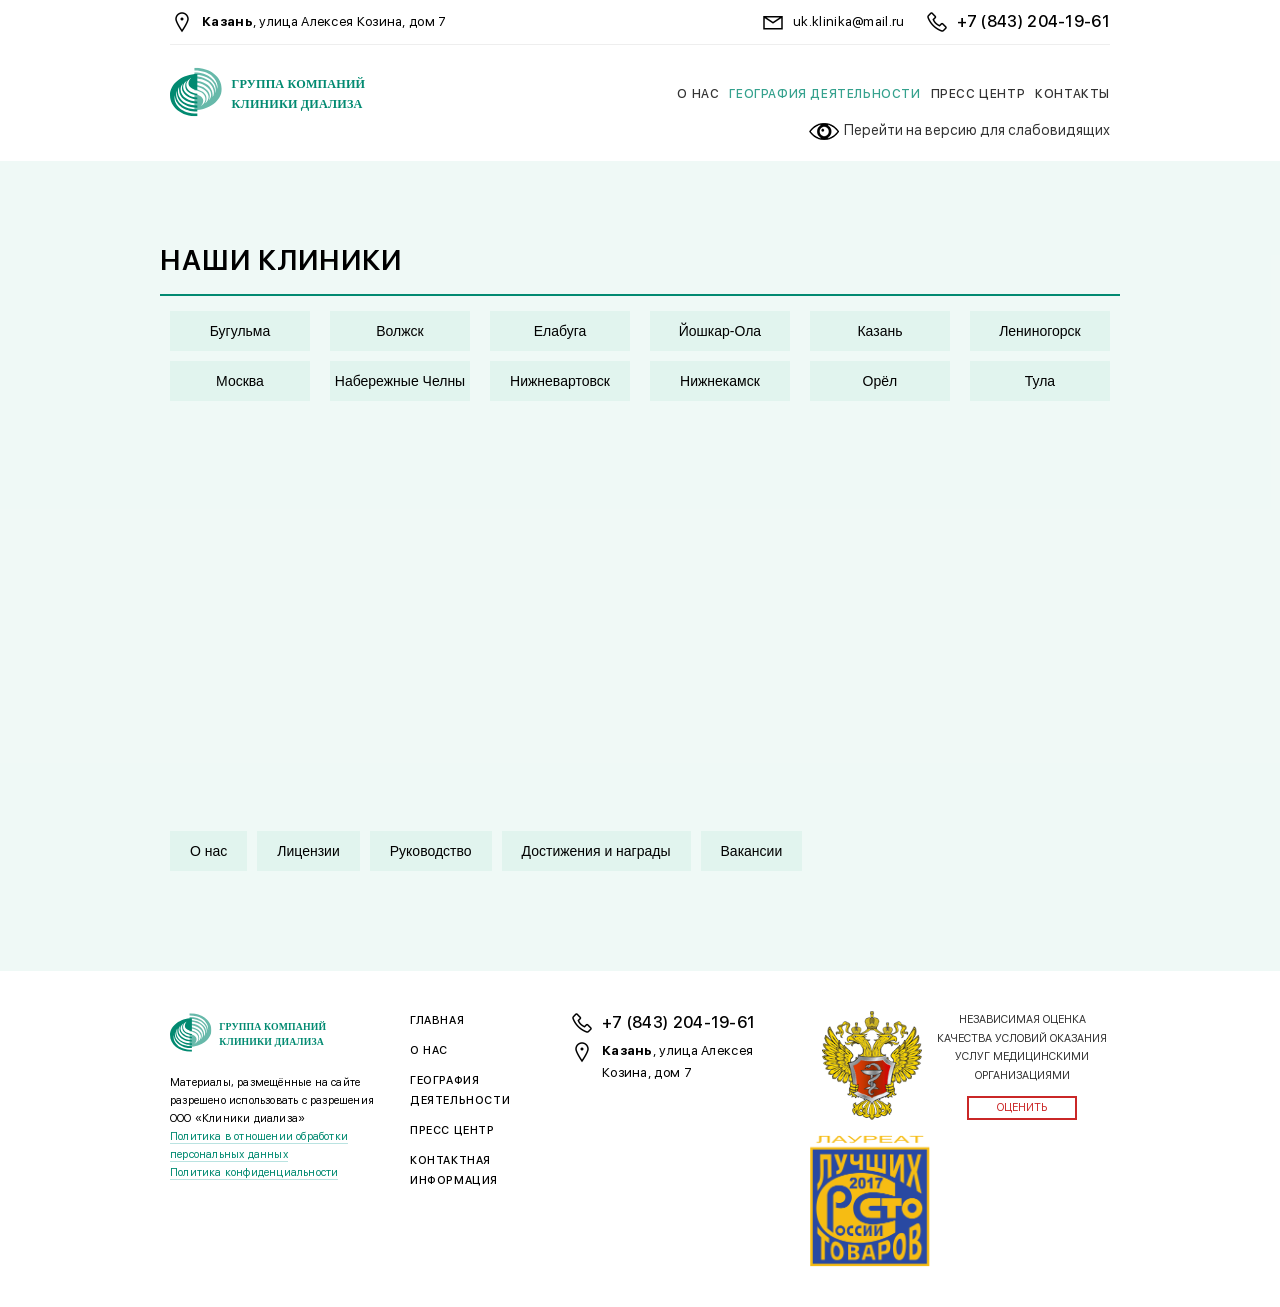
<file: geography.html>
<!DOCTYPE html><html lang="ru"><head>  <meta charset="UTF-8">  <meta name="viewport" content="width=device-width, initial-scale=1">  <meta http-equiv="X-UA-Compatible" content="IE=edge">	<title>География деятельности &#8211; clinic</title><link rel='stylesheet'  href='assets/css/normalize.css' type='text/css' media='all' /><link rel='stylesheet'  href='assets/css/webflow.css' type='text/css' media='all' /><link rel='stylesheet'  href='assets/css/lightgallery.min.css' type='text/css' media='all' /><link rel='stylesheet'  href='assets/css/custom.css' type='text/css' media='all' /><link rel='stylesheet'  href='assets/css/visually_impaired.css' type='text/css' media='all' />  <meta name="description" content="География деятельности ГК «Клиники диализа»: центры амбулаторного гемодиализа в городах России.">
  <link rel="canonical" href="https://karpovai9696-spec.github.io/consulting-site/geography.html">
  <meta name="robots" content="index,follow,max-image-preview:large">
  <meta property="og:type" content="website">
  <meta property="og:site_name" content="ГК «Клиники диализа»">
  <meta property="og:title" content="География деятельности &#8211; clinic">
  <meta property="og:description" content="География деятельности ГК «Клиники диализа»: центры амбулаторного гемодиализа в городах России.">
  <meta property="og:url" content="https://karpovai9696-spec.github.io/consulting-site/geography.html">
  <meta property="og:locale" content="ru_RU">
  <meta name="twitter:card" content="summary">
  <script type="application/ld+json">{"@context": "https://schema.org", "@type": "Organization", "name": "ГК «Клиники диализа»", "url": "https://karpovai9696-spec.github.io/consulting-site/", "logo": "https://karpovai9696-spec.github.io/consulting-site/assets/images/logo.svg", "telephone": "+7 (843) 204-19-61", "email": "uk.klinika@mail.ru", "address": {"@type": "PostalAddress", "streetAddress": "ул. Алексея Козина, д. 7, офис 1080", "addressLocality": "Казань", "addressCountry": "RU"}}</script>
</head>
<body class="page-template-default page page-id-204"><div class="header-div">  <div class="w-container w-hidden-small container-1">    <div class="w-row">      <div class="w-col w-col-6">        <div class="w-clearfix">          <img class="icon-1"               src="assets/images/marker.png"               width="48">          <div class="upper-header-text">            <strong>Казань</strong>, улица Алексея Козина, дом 7          </div>        </div>      </div>      <div class="w-col w-col-6 w-clearfix">        <a class="w-inline-block w-clearfix phone-block" target="_blank" href="tel:+78432041961">          <img class="icon-1"               src="assets/images/phone.png">          <div class="upper-header-text phone">+7 (843) 204-19-61</div>        </a>        <a class="w-inline-block w-clearfix phone-block" target="_blank" href="mailto: uk.klinika@mail.ru">          <img class="icon-1" src="assets/images/message.png">          <div class="upper-header-text email">uk.klinika@mail.ru</div>        </a>      </div>    </div>    <div class="w-hidden-small divider"></div>  </div>  <div class="w-container header">    <div class="w-row">      <div class="w-col w-col-3 w-col-small-3">        <a href="index.html" class="w-inline-block logolink size">          <img title="Группы компаний клиники диалеза" src="assets/images/logo.svg">        </a>      </div>      <div class="w-col w-col-9 w-col-small-9 w-clearfix">        <div class="w-row">	        <ul id="menu-shapka" class="header-nav"><li class="menu-item menu-item-type-post_type menu-item-object-page menu-item-121"><a href="about.html">О нас</a></li><li class="menu-item menu-item-type-post_type menu-item-object-page current-menu-item page_item page-item-204 current_page_item menu-item-235"><a href="geography.html">География деятельности</a></li><li class="menu-item menu-item-type-post_type menu-item-object-page menu-item-96"><a href="press.html">Пресс центр</a></li><li class="menu-item menu-item-type-post_type menu-item-object-page menu-item-197"><a href="contacts.html">Контакты</a></li></ul>        </div>        <div class="w-row">          <div class="impaired-wrapper">            <a class="text impaired-btn" href="javascript: void 0">		        Перейти на версию для слабовидящих            </a>          </div>        </div>      </div>    </div>  </div></div><div class="w-section section-3">  <div class="w-container padding-bottom-1">    <div class="w-row">      <div class="page-head w-clearfix">        <h1 class="visually-hidden">Наши клиники</h1>
        <h2 class="heading2 left margin">Наши клиники</h2>        <div class="divider-2 left"></div>      </div>    </div>    <div class="w-row">      <div class="cities">		              <div class="w-col w-col-2">              <a target="_blank" href="geography.html">				  Бугульма              </a>            </div>		              <div class="w-col w-col-2">              <a target="_blank" href="geography.html">				  Волжск              </a>            </div>		              <div class="w-col w-col-2">              <a target="_blank" href="geography.html">				  Елабуга              </a>            </div>		              <div class="w-col w-col-2">              <a target="_blank" href="geography.html">				  Йошкар-Ола              </a>            </div>		              <div class="w-col w-col-2">              <a target="_blank" href="geography.html">				  Казань              </a>            </div>		              <div class="w-col w-col-2">              <a target="_blank" href="geography.html">				  Лениногорск              </a>            </div>		              <div class="w-col w-col-2">              <a target="_blank" href="geography.html">				  Москва              </a>            </div>		              <div class="w-col w-col-2">              <a target="_blank" href="geography.html">				  Набережные Челны              </a>            </div>		              <div class="w-col w-col-2">              <a target="_blank" href="geography.html">				  Нижневартовск              </a>            </div>		              <div class="w-col w-col-2">              <a target="_blank" href="geography.html">				  Нижнекамск              </a>            </div>		              <div class="w-col w-col-2">              <a target="_blank" href="geography.html">				  Орёл              </a>            </div>		              <div class="w-col w-col-2">              <a target="_blank" href="geography.html">				  Тула              </a>            </div>		          <script>            var cities = {"Бугульма":"http:\/\/gk-kd.ru\/geography\/bugulma\/","Волжск":"http:\/\/gk-kd.ru\/geography\/volzhsk\/","Елабуга":"http:\/\/gk-kd.ru\/geography\/elabuga\/","Йошкар-Ола":"http:\/\/gk-kd.ru\/geography\/joshkar-ola\/","Казань":"http:\/\/gk-kd.ru\/geography\/kazan\/","Лениногорск":"http:\/\/gk-kd.ru\/geography\/leninogorsk\/","Москва":"http:\/\/gk-kd.ru\/geography\/moskva\/","Набережные Челны":"http:\/\/gk-kd.ru\/geography\/naberezhnye-chelny\/","Нижневартовск":"http:\/\/gk-kd.ru\/geography\/nizhnevartovsk\/","Нижнекамск":"http:\/\/gk-kd.ru\/geography\/nizhnekamsk\/","Орёл":"http:\/\/gk-kd.ru\/geography\/oryol\/","Тула":"http:\/\/gk-kd.ru\/geography\/tula\/"}        </script>      </div>    </div>    <div>      <div id="map"></div>    </div>    <div class="w-row">      <div class="w-col w-col-12">		  <ul id="menu-menyu-na-stranitse-o-nas" class="about-nav"><li class="menu-item menu-item-type-post_type menu-item-object-page menu-item-128"><a href="about.html">О нас</a></li><li class="menu-item menu-item-type-post_type menu-item-object-page menu-item-127"><a href="licence.html">Лицензии</a></li><li class="menu-item menu-item-type-post_type menu-item-object-page menu-item-146"><a href="head.html">Руководство</a></li><li class="menu-item menu-item-type-post_type menu-item-object-page menu-item-145"><a href="awards.html">Достижения и награды</a></li><li class="menu-item menu-item-type-post_type menu-item-object-page menu-item-144"><a href="vacancies.html">Вакансии</a></li></ul>      </div>    </div>  </div></div>	<div class="footer">  <div class="w-container">    <div class="w-row">      <div class="w-clearfix w-col w-col-3 w-col-small-6">        <img class="dlogo"             title="Клиника диалеза"             src="assets/images/logo.svg"             width="377">        <div class="footertext two">          Материалы, размещённые на сайте разрешено использовать с разрешения ООО «Клиники диализа»        </div>        <div class="footertext two">          <a class="linkcolor" target="_blank"             href="uploads/2018/05/politika-obrabotki-dannyh-UK.pdf">Политика в отношении обработки персональных            данных</a><br>          <a class="linkcolor" target="_blank"             href="uploads/2018/05/politika-obrabotki-dannyh-UK.pdf">Политика конфиденциальности</a>        </div>      </div>      <div class="w-clearfix w-col w-col-2 w-col-small-6">		  <ul id="menu-podval" class="footer-nav"><li class="menu-item menu-item-type-custom menu-item-object-custom menu-item-home menu-item-24"><a href="index.html">Главная</a></li><li class="menu-item menu-item-type-post_type menu-item-object-page menu-item-244"><a href="about.html">О нас</a></li><li class="menu-item menu-item-type-post_type menu-item-object-page current-menu-item page_item page-item-204 current_page_item menu-item-242"><a href="geography.html">География деятельности</a></li><li class="menu-item menu-item-type-post_type menu-item-object-page menu-item-245"><a href="press.html">Пресс центр</a></li><li class="menu-item menu-item-type-post_type menu-item-object-page menu-item-243"><a href="contacts.html">Контактная информация</a></li></ul>      </div>      <div class="w-clearfix w-col w-col-3 w-col-small-6">        <a class="phone-block w-clearfix w-inline-block" href="tel:+78432041961">          <img class="icon-1"               src="assets/images/phone.png">          <div class="phone upper-header-text">+7 (843) 204-19-61</div>        </a>        <div class="addres w-clearfix">          <img class="icon-1 margin"               src="assets/images/marker.png"               width="48">          <div class="margin upper-header-text"><strong>Казань</strong>, улица Алексея Козина, дом 7</div>        </div>      </div>      <div class="w-clearfix w-col w-col-4 w-col-small-6">        <div class="w-row">          <div class="w-col w-col-5 w-col-small-6">            <img class="footer-quality-img" src="assets/images/gerb.png" alt="">          </div>          <div class=" w-col w-col-7 w-col-small-6">            <p class="footer-quality-text">              Независимая оценка качества условий оказания услуг медицинскими              организациями            </p>            <a target="_blank" href="https://bus.gov.ru/pub/independentRating/list " class="footer-quality-btn">Оценить</a>          </div>        </div>        <div class="w-row">          <img title="Лауреат лучших товаров" src="assets/images/sign-gold.png"               class="footer-img">        </div>      </div>    </div>  </div></div><script src="assets/js/jquery.min.js"></script><script type='text/javascript' src='assets/js/phone.mask.js'></script><script type='text/javascript' src='assets/js/jquery.lightgallery.min.js'></script><script type='text/javascript'>/* <![CDATA[ *//* ]]> */</script><script type='text/javascript' src='assets/js/custom.js'></script><script type='text/javascript' src='assets/js/visually_impaired.js'></script><script type='text/javascript' src='assets/js/webflow.js'></script>  <script src="assets/js/site.js"></script>
</body></html>
</file>
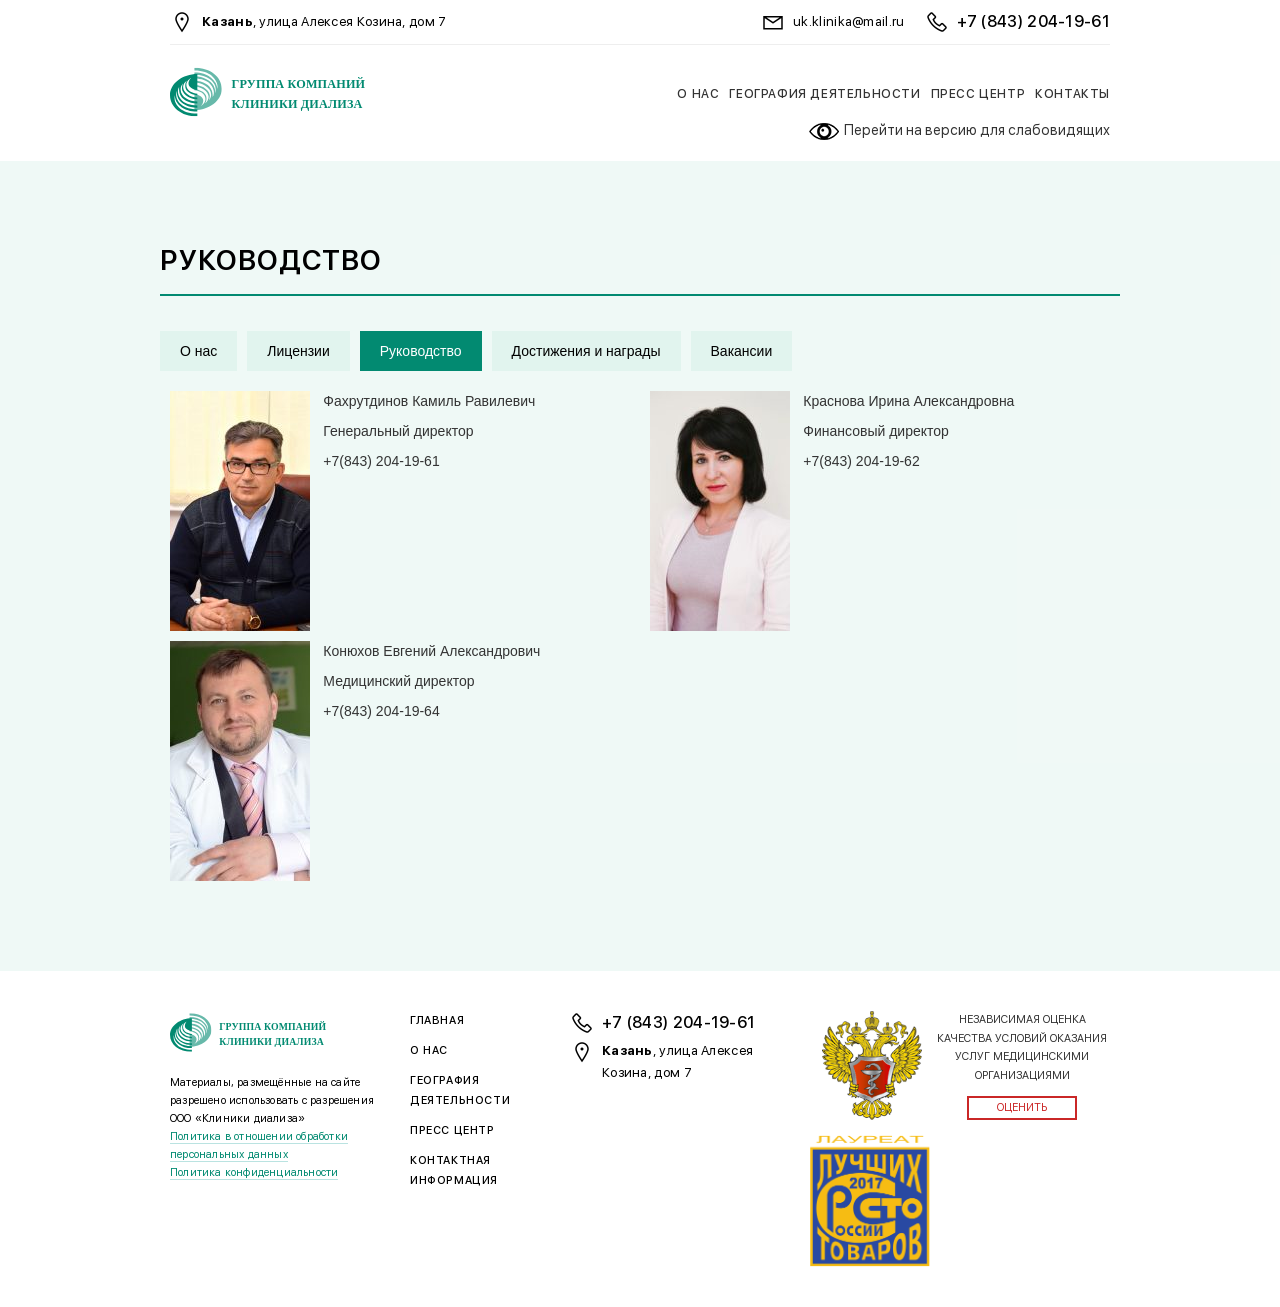
<file: head.html>
<!DOCTYPE html><html lang="ru"><head>  <meta charset="UTF-8">  <meta name="viewport" content="width=device-width, initial-scale=1">  <meta http-equiv="X-UA-Compatible" content="IE=edge">	<title>Руководство &#8211; clinic</title><link rel='stylesheet'  href='assets/css/normalize.css' type='text/css' media='all' /><link rel='stylesheet'  href='assets/css/webflow.css' type='text/css' media='all' /><link rel='stylesheet'  href='assets/css/lightgallery.min.css' type='text/css' media='all' /><link rel='stylesheet'  href='assets/css/custom.css' type='text/css' media='all' /><link rel='stylesheet'  href='assets/css/visually_impaired.css' type='text/css' media='all' /><script src="assets/js/jquery.min.js"></script><script type="text/javascript"></script><script type="text/javascript"></script>  <link rel="icon" href="assets/images/logo.svg" type="image/svg+xml">
  <!-- seo:generated -->
<meta name="description" content="Руководство ГК «Клиники диализа».">
<link rel="canonical" href="https://karpovai9696-spec.github.io/consulting-site/head.html">
<meta name="robots" content="index,follow,max-image-preview:large">
<meta property="og:type" content="website">
<meta property="og:site_name" content="ГК «Клиники диализа»">
<meta property="og:title" content="Руководство &#8211; clinic">
<meta property="og:description" content="Руководство ГК «Клиники диализа».">
<meta property="og:url" content="https://karpovai9696-spec.github.io/consulting-site/head.html">
<meta property="og:locale" content="ru_RU">
<meta name="twitter:card" content="summary">
<meta name="twitter:title" content="Руководство &#8211; clinic">
<meta name="twitter:description" content="Руководство ГК «Клиники диализа».">
<script type="application/ld+json">{"@context": "https://schema.org", "@type": "Organization", "name": "ГК «Клиники диализа»", "url": "https://karpovai9696-spec.github.io/consulting-site/", "logo": "https://karpovai9696-spec.github.io/consulting-site/assets/images/logo.svg", "telephone": "+7 (843) 204-19-61", "email": "uk.klinika@mail.ru", "address": {"@type": "PostalAddress", "streetAddress": "ул. Алексея Козина, д. 7, офис 1080", "addressLocality": "Казань", "addressCountry": "RU"}}</script>
</head><body class="page-template-default page page-id-137 page-child parent-pageid-119"><div class="header-div">  <div class="w-container w-hidden-small container-1">    <div class="w-row">      <div class="w-col w-col-6">        <div class="w-clearfix">          <img class="icon-1"               src="assets/images/marker.png"               width="48">          <div class="upper-header-text">            <strong>Казань</strong>, улица Алексея Козина, дом 7          </div>        </div>      </div>      <div class="w-col w-col-6 w-clearfix">        <a class="w-inline-block w-clearfix phone-block" target="_blank" href="tel:+78432041961">          <img class="icon-1"               src="assets/images/phone.png">          <div class="upper-header-text phone">+7 (843) 204-19-61</div>        </a>        <a class="w-inline-block w-clearfix phone-block" target="_blank" href="mailto: uk.klinika@mail.ru">          <img class="icon-1" src="assets/images/message.png">          <div class="upper-header-text email">uk.klinika@mail.ru</div>        </a>      </div>    </div>    <div class="w-hidden-small divider"></div>  </div>  <div class="w-container header">    <div class="w-row">      <div class="w-col w-col-3 w-col-small-3">        <a href="index.html" class="w-inline-block logolink size">          <img title="Группы компаний клиники диалеза" src="assets/images/logo.svg">        </a>      </div>      <div class="w-col w-col-9 w-col-small-9 w-clearfix">        <div class="w-row">	        <ul id="menu-shapka" class="header-nav"><li class="menu-item menu-item-type-post_type menu-item-object-page current-page-ancestor menu-item-121"><a href="about.html">О нас</a></li><li class="menu-item menu-item-type-post_type menu-item-object-page menu-item-235"><a href="geography.html">География деятельности</a></li><li class="menu-item menu-item-type-post_type menu-item-object-page menu-item-96"><a href="press.html">Пресс центр</a></li><li class="menu-item menu-item-type-post_type menu-item-object-page menu-item-197"><a href="contacts.html">Контакты</a></li></ul>        </div>        <div class="w-row">          <div class="impaired-wrapper">            <a class="text impaired-btn" href="javascript: void 0">		        Перейти на версию для слабовидящих            </a>          </div>        </div>      </div>    </div>  </div></div><div class="w-section section-3">  <div class="w-container">    <div class="w-row">      <div class="page-head w-clearfix">        <h1 class="visually-hidden">Руководство</h1>
        <h2 class="heading2 left margin">Руководство</h2>        <div class="divider-2 left"></div>      </div>      <div class="w-row">		  <ul id="menu-menyu-na-stranitse-o-nas" class="about-nav"><li class="menu-item menu-item-type-post_type menu-item-object-page current-page-ancestor current-page-parent menu-item-128"><a href="about.html">О нас</a></li><li class="menu-item menu-item-type-post_type menu-item-object-page menu-item-127"><a href="licence.html">Лицензии</a></li><li class="menu-item menu-item-type-post_type menu-item-object-page current-menu-item page_item page-item-137 current_page_item menu-item-146"><a href="head.html">Руководство</a></li><li class="menu-item menu-item-type-post_type menu-item-object-page menu-item-145"><a href="awards.html">Достижения и награды</a></li><li class="menu-item menu-item-type-post_type menu-item-object-page menu-item-144"><a href="vacancies.html">Вакансии</a></li></ul>      </div>					<div class="w-col w-col-6 w-col-small-6 head-item">  <div class="w-row">    <div class="w-col w-col-4">      <div class="head-photo">		  <img width="140" height="240" src="uploads/2018/04/Generalnyj-direktor-1-140x240.jpg" class="attachment-head-thumb size-head-thumb" alt="" />      </div>    </div>    <div class="w-col w-col-8">      <p>Фахрутдинов Камиль Равилевич</p>      <p>Генеральный директор</p>      <p>+7(843) 204-19-61</p>    </div>  </div></div>					<div class="w-col w-col-6 w-col-small-6 head-item">  <div class="w-row">    <div class="w-col w-col-4">      <div class="head-photo">		  <img width="140" height="240" src="uploads/2018/03/Irina-Krasnova-Berezhnoy-2446-140x240.jpg" class="attachment-head-thumb size-head-thumb" alt="" />      </div>    </div>    <div class="w-col w-col-8">      <p>Краснова Ирина Александровна</p>      <p>Финансовый директор</p>      <p>+7(843) 204-19-62</p>    </div>  </div></div>					<div class="w-col w-col-6 w-col-small-6 head-item">  <div class="w-row">    <div class="w-col w-col-4">      <div class="head-photo">		  <img width="140" height="240" src="uploads/2018/04/Konyuhov-E.A.-e1524240514643-140x240.jpg" class="attachment-head-thumb size-head-thumb" alt="" />      </div>    </div>    <div class="w-col w-col-8">      <p>Конюхов Евгений Александрович</p>      <p>Медицинский директор</p>      <p>+7(843) 204-19-64</p>    </div>  </div></div>		    </div>  </div></div>	<div class="footer">  <div class="w-container">    <div class="w-row">      <div class="w-clearfix w-col w-col-3 w-col-small-6">        <img class="dlogo"             title="Клиника диалеза"             src="assets/images/logo.svg"             width="377">        <div class="footertext two">          Материалы, размещённые на сайте разрешено использовать с разрешения ООО «Клиники диализа»        </div>        <div class="footertext two">          <a class="linkcolor" target="_blank"             href="uploads/2018/05/politika-obrabotki-dannyh-UK.pdf">Политика в отношении обработки персональных            данных</a><br>          <a class="linkcolor" target="_blank"             href="uploads/2018/05/politika-obrabotki-dannyh-UK.pdf">Политика конфиденциальности</a>        </div>      </div>      <div class="w-clearfix w-col w-col-2 w-col-small-6">		  <ul id="menu-podval" class="footer-nav"><li class="menu-item menu-item-type-custom menu-item-object-custom menu-item-home menu-item-24"><a href="index.html">Главная</a></li><li class="menu-item menu-item-type-post_type menu-item-object-page current-page-ancestor menu-item-244"><a href="about.html">О нас</a></li><li class="menu-item menu-item-type-post_type menu-item-object-page menu-item-242"><a href="geography.html">География деятельности</a></li><li class="menu-item menu-item-type-post_type menu-item-object-page menu-item-245"><a href="press.html">Пресс центр</a></li><li class="menu-item menu-item-type-post_type menu-item-object-page menu-item-243"><a href="contacts.html">Контактная информация</a></li></ul>      </div>      <div class="w-clearfix w-col w-col-3 w-col-small-6">        <a class="phone-block w-clearfix w-inline-block" href="tel:+78432041961">          <img class="icon-1"               src="assets/images/phone.png">          <div class="phone upper-header-text">+7 (843) 204-19-61</div>        </a>        <div class="addres w-clearfix">          <img class="icon-1 margin"               src="assets/images/marker.png"               width="48">          <div class="margin upper-header-text"><strong>Казань</strong>, улица Алексея Козина, дом 7</div>        </div>      </div>      <div class="w-clearfix w-col w-col-4 w-col-small-6">        <div class="w-row">          <div class="w-col w-col-5 w-col-small-6">            <img class="footer-quality-img" src="assets/images/gerb.png" alt="">          </div>          <div class=" w-col w-col-7 w-col-small-6">            <p class="footer-quality-text">              Независимая оценка качества условий оказания услуг медицинскими              организациями            </p>            <a target="_blank" href="https://bus.gov.ru/pub/independentRating/list " class="footer-quality-btn">Оценить</a>          </div>        </div>        <div class="w-row">          <img title="Лауреат лучших товаров" src="assets/images/sign-gold.png"               class="footer-img">        </div>      </div>    </div>  </div></div><script type='text/javascript' src='assets/js/phone.mask.js'></script><script type='text/javascript' src='assets/js/jquery.lightgallery.min.js'></script><script type='text/javascript'>/* <![CDATA[ *//* ]]> */</script><script type='text/javascript' src='assets/js/custom.js'></script><script type='text/javascript' src='assets/js/visually_impaired.js'></script><script type='text/javascript' src='assets/js/webflow.js'></script>  <script src="assets/js/site.js"></script>
</body></html>
</file>
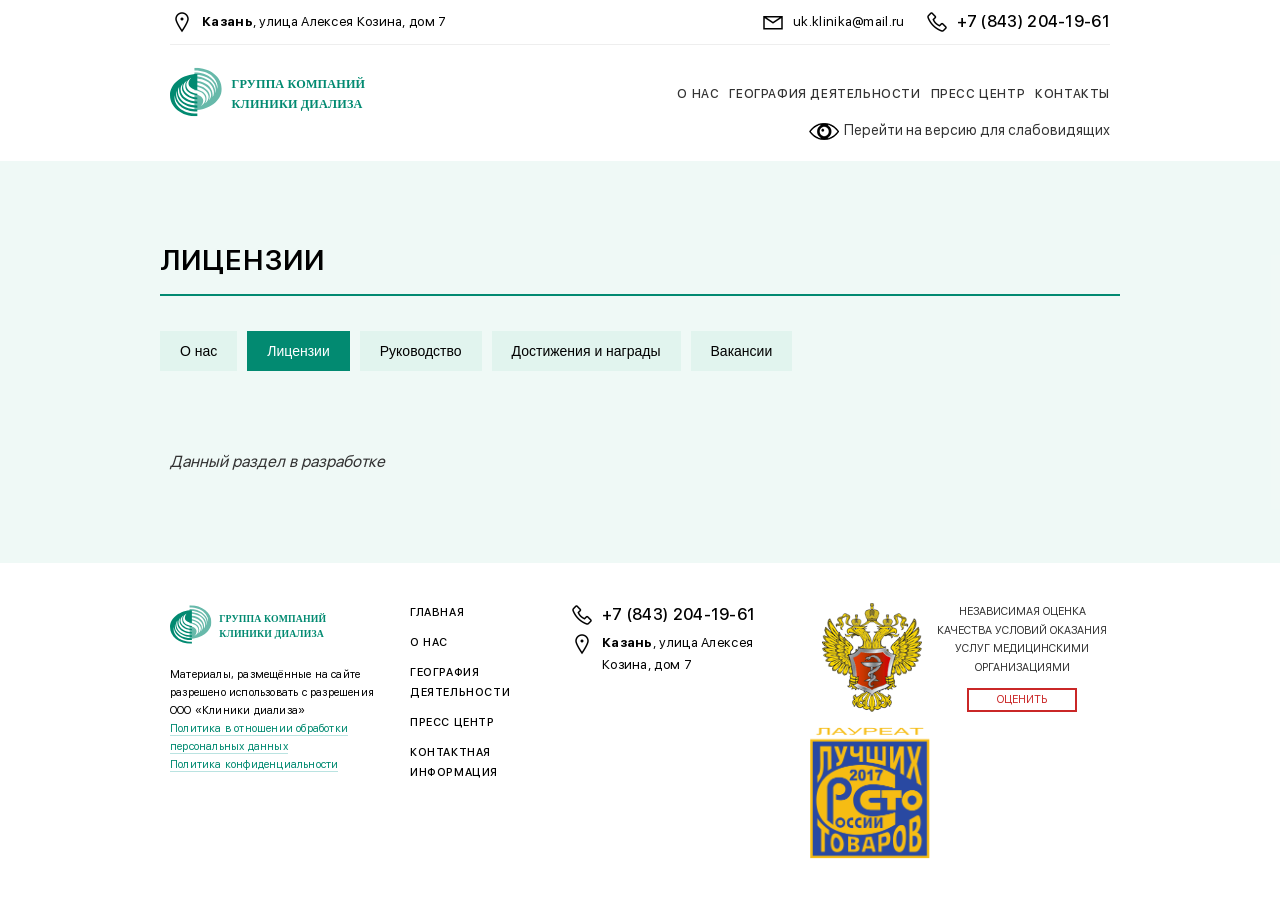
<file: licence.html>
<!DOCTYPE html><html lang="ru"><head>  <meta charset="UTF-8">  <meta name="viewport" content="width=device-width, initial-scale=1">  <meta http-equiv="X-UA-Compatible" content="IE=edge">	<title>Лицензии &#8211; clinic</title><link rel='stylesheet'  href='assets/css/normalize.css' type='text/css' media='all' /><link rel='stylesheet'  href='assets/css/webflow.css' type='text/css' media='all' /><link rel='stylesheet'  href='assets/css/lightgallery.min.css' type='text/css' media='all' /><link rel='stylesheet'  href='assets/css/custom.css' type='text/css' media='all' /><link rel='stylesheet'  href='assets/css/visually_impaired.css' type='text/css' media='all' /><script src="assets/js/jquery.min.js"></script><script type="text/javascript"></script><script type="text/javascript"></script>  <link rel="icon" href="assets/images/logo.svg" type="image/svg+xml">
  <!-- seo:generated -->
<meta name="description" content="Лицензии и разрешительные документы ГК «Клиники диализа».">
<link rel="canonical" href="https://karpovai9696-spec.github.io/consulting-site/licence.html">
<meta name="robots" content="index,follow,max-image-preview:large">
<meta property="og:type" content="website">
<meta property="og:site_name" content="ГК «Клиники диализа»">
<meta property="og:title" content="Лицензии &#8211; clinic">
<meta property="og:description" content="Лицензии и разрешительные документы ГК «Клиники диализа».">
<meta property="og:url" content="https://karpovai9696-spec.github.io/consulting-site/licence.html">
<meta property="og:locale" content="ru_RU">
<meta name="twitter:card" content="summary">
<meta name="twitter:title" content="Лицензии &#8211; clinic">
<meta name="twitter:description" content="Лицензии и разрешительные документы ГК «Клиники диализа».">
<script type="application/ld+json">{"@context": "https://schema.org", "@type": "Organization", "name": "ГК «Клиники диализа»", "url": "https://karpovai9696-spec.github.io/consulting-site/", "logo": "https://karpovai9696-spec.github.io/consulting-site/assets/images/logo.svg", "telephone": "+7 (843) 204-19-61", "email": "uk.klinika@mail.ru", "address": {"@type": "PostalAddress", "streetAddress": "ул. Алексея Козина, д. 7, офис 1080", "addressLocality": "Казань", "addressCountry": "RU"}}</script>
</head><body class="page-template-default page page-id-125 page-child parent-pageid-119"><div class="header-div">  <div class="w-container w-hidden-small container-1">    <div class="w-row">      <div class="w-col w-col-6">        <div class="w-clearfix">          <img class="icon-1"               src="assets/images/marker.png"               width="48">          <div class="upper-header-text">            <strong>Казань</strong>, улица Алексея Козина, дом 7          </div>        </div>      </div>      <div class="w-col w-col-6 w-clearfix">        <a class="w-inline-block w-clearfix phone-block" target="_blank" href="tel:+78432041961">          <img class="icon-1"               src="assets/images/phone.png">          <div class="upper-header-text phone">+7 (843) 204-19-61</div>        </a>        <a class="w-inline-block w-clearfix phone-block" target="_blank" href="mailto: uk.klinika@mail.ru">          <img class="icon-1" src="assets/images/message.png">          <div class="upper-header-text email">uk.klinika@mail.ru</div>        </a>      </div>    </div>    <div class="w-hidden-small divider"></div>  </div>  <div class="w-container header">    <div class="w-row">      <div class="w-col w-col-3 w-col-small-3">        <a href="index.html" class="w-inline-block logolink size">          <img title="Группы компаний клиники диалеза" src="assets/images/logo.svg">        </a>      </div>      <div class="w-col w-col-9 w-col-small-9 w-clearfix">        <div class="w-row">	        <ul id="menu-shapka" class="header-nav"><li class="menu-item menu-item-type-post_type menu-item-object-page current-page-ancestor menu-item-121"><a href="about.html">О нас</a></li><li class="menu-item menu-item-type-post_type menu-item-object-page menu-item-235"><a href="geography.html">География деятельности</a></li><li class="menu-item menu-item-type-post_type menu-item-object-page menu-item-96"><a href="press.html">Пресс центр</a></li><li class="menu-item menu-item-type-post_type menu-item-object-page menu-item-197"><a href="contacts.html">Контакты</a></li></ul>        </div>        <div class="w-row">          <div class="impaired-wrapper">            <a class="text impaired-btn" href="javascript: void 0">		        Перейти на версию для слабовидящих            </a>          </div>        </div>      </div>    </div>  </div></div><div class="w-section section-3">  <div class="w-container padding-bottom-1">    <div class="w-row">      <div class="page-head w-clearfix">        <h1 class="visually-hidden">Лицензии</h1>
        <h2 class="heading2 left margin">Лицензии</h2>        <div class="divider-2 left"></div>      </div>	              <div class="w-row">		      <ul id="menu-menyu-na-stranitse-o-nas" class="about-nav"><li class="menu-item menu-item-type-post_type menu-item-object-page current-page-ancestor current-page-parent menu-item-128"><a href="about.html">О нас</a></li><li class="menu-item menu-item-type-post_type menu-item-object-page current-menu-item page_item page-item-125 current_page_item menu-item-127"><a href="licence.html">Лицензии</a></li><li class="menu-item menu-item-type-post_type menu-item-object-page menu-item-146"><a href="head.html">Руководство</a></li><li class="menu-item menu-item-type-post_type menu-item-object-page menu-item-145"><a href="awards.html">Достижения и награды</a></li><li class="menu-item menu-item-type-post_type menu-item-object-page menu-item-144"><a href="vacancies.html">Вакансии</a></li></ul>          </div>	          <div class="row w-row">        <div class="column w-col w-col-12">          <div class="content-wrap text">			  <p><em>Данный раздел в разработке</em></p>          </div>        </div>      </div>    </div>  </div></div>	<div class="footer">  <div class="w-container">    <div class="w-row">      <div class="w-clearfix w-col w-col-3 w-col-small-6">        <img class="dlogo"             title="Клиника диалеза"             src="assets/images/logo.svg"             width="377">        <div class="footertext two">          Материалы, размещённые на сайте разрешено использовать с разрешения ООО «Клиники диализа»        </div>        <div class="footertext two">          <a class="linkcolor" target="_blank"             href="uploads/2018/05/politika-obrabotki-dannyh-UK.pdf">Политика в отношении обработки персональных            данных</a><br>          <a class="linkcolor" target="_blank"             href="uploads/2018/05/politika-obrabotki-dannyh-UK.pdf">Политика конфиденциальности</a>        </div>      </div>      <div class="w-clearfix w-col w-col-2 w-col-small-6">		  <ul id="menu-podval" class="footer-nav"><li class="menu-item menu-item-type-custom menu-item-object-custom menu-item-home menu-item-24"><a href="index.html">Главная</a></li><li class="menu-item menu-item-type-post_type menu-item-object-page current-page-ancestor menu-item-244"><a href="about.html">О нас</a></li><li class="menu-item menu-item-type-post_type menu-item-object-page menu-item-242"><a href="geography.html">География деятельности</a></li><li class="menu-item menu-item-type-post_type menu-item-object-page menu-item-245"><a href="press.html">Пресс центр</a></li><li class="menu-item menu-item-type-post_type menu-item-object-page menu-item-243"><a href="contacts.html">Контактная информация</a></li></ul>      </div>      <div class="w-clearfix w-col w-col-3 w-col-small-6">        <a class="phone-block w-clearfix w-inline-block" href="tel:+78432041961">          <img class="icon-1"               src="assets/images/phone.png">          <div class="phone upper-header-text">+7 (843) 204-19-61</div>        </a>        <div class="addres w-clearfix">          <img class="icon-1 margin"               src="assets/images/marker.png"               width="48">          <div class="margin upper-header-text"><strong>Казань</strong>, улица Алексея Козина, дом 7</div>        </div>      </div>      <div class="w-clearfix w-col w-col-4 w-col-small-6">        <div class="w-row">          <div class="w-col w-col-5 w-col-small-6">            <img class="footer-quality-img" src="assets/images/gerb.png" alt="">          </div>          <div class=" w-col w-col-7 w-col-small-6">            <p class="footer-quality-text">              Независимая оценка качества условий оказания услуг медицинскими              организациями            </p>            <a target="_blank" href="https://bus.gov.ru/pub/independentRating/list " class="footer-quality-btn">Оценить</a>          </div>        </div>        <div class="w-row">          <img title="Лауреат лучших товаров" src="assets/images/sign-gold.png"               class="footer-img">        </div>      </div>    </div>  </div></div><script type='text/javascript' src='assets/js/phone.mask.js'></script><script type='text/javascript' src='assets/js/jquery.lightgallery.min.js'></script><script type='text/javascript'>/* <![CDATA[ *//* ]]> */</script><script type='text/javascript' src='assets/js/custom.js'></script><script type='text/javascript' src='assets/js/visually_impaired.js'></script><script type='text/javascript' src='assets/js/webflow.js'></script>  <script src="assets/js/site.js"></script>
</body></html>
</file>
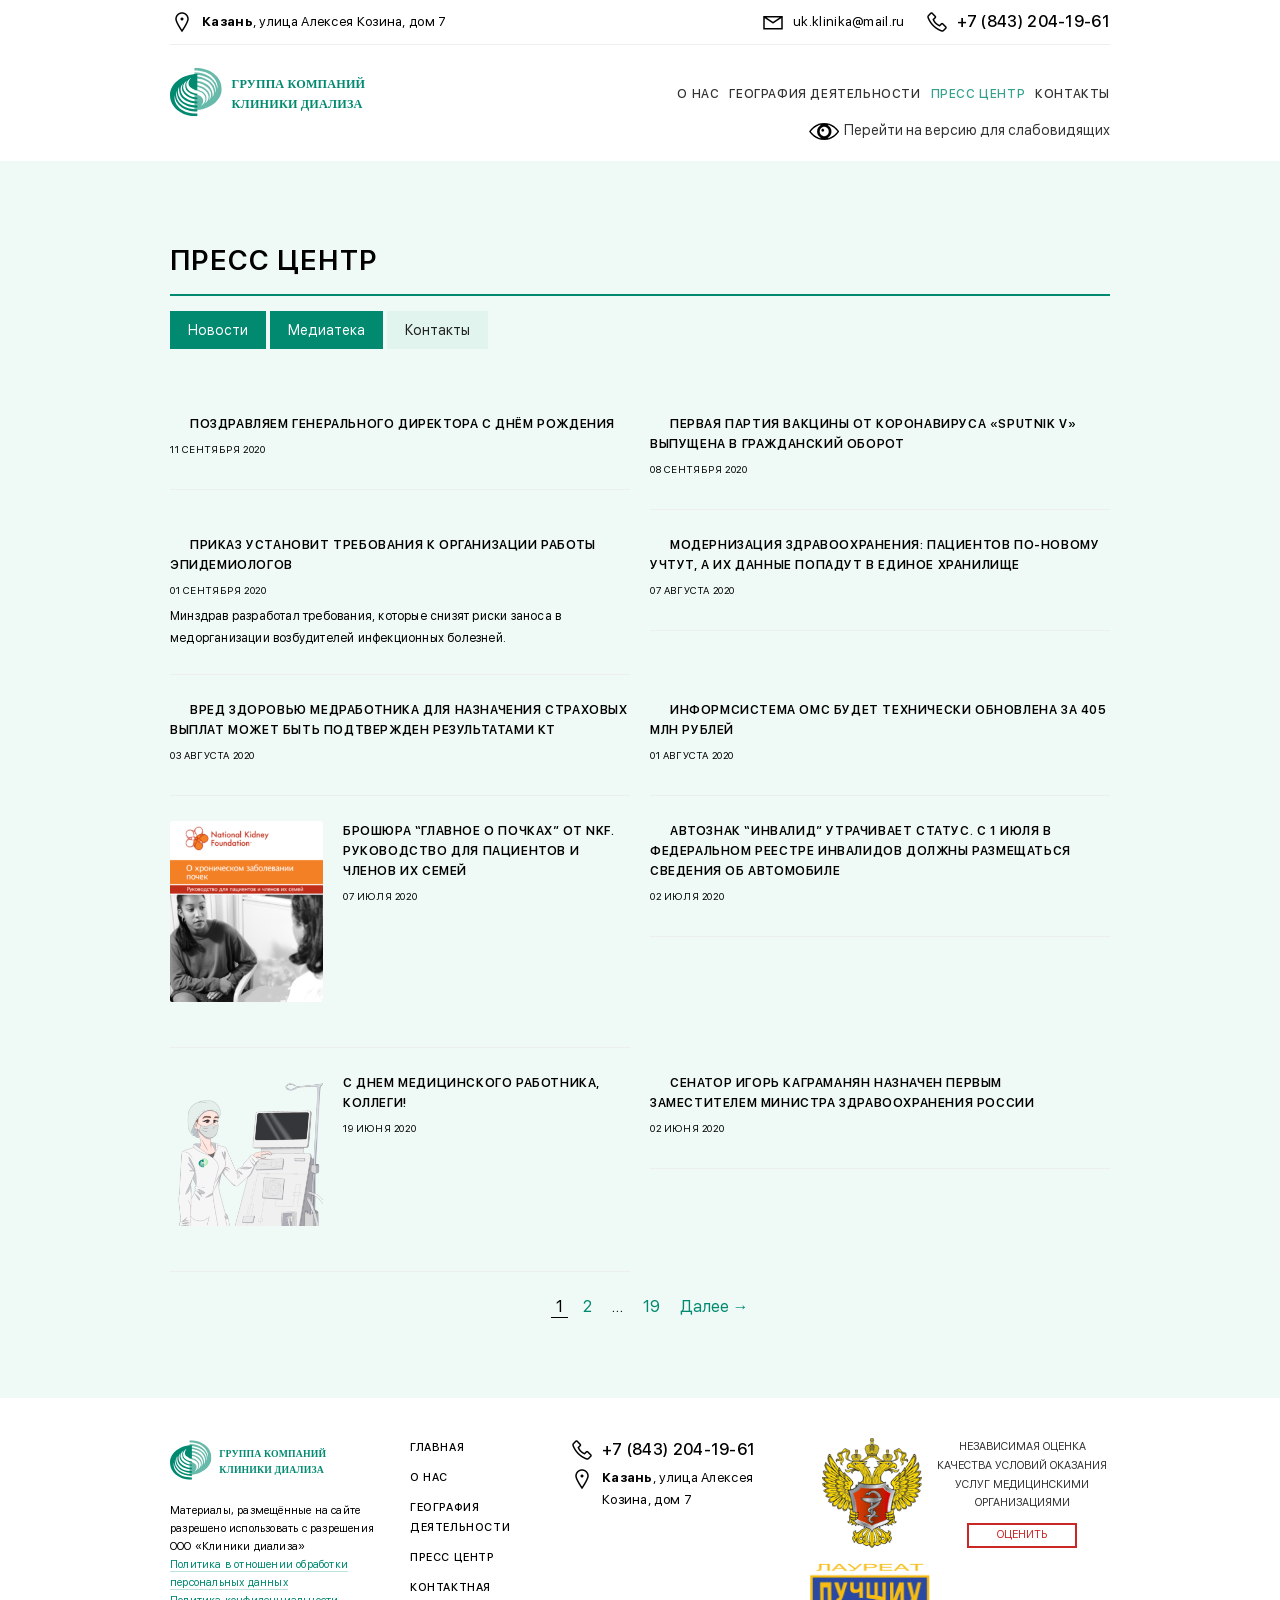
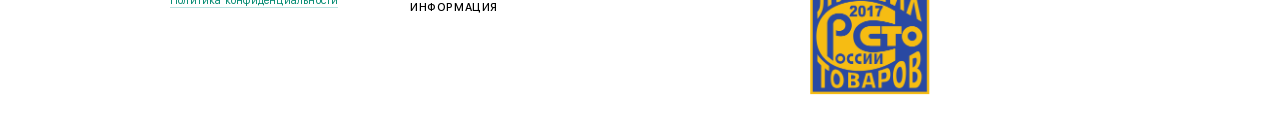
<file: press.html>
<!DOCTYPE html><html lang="ru"><head>  <meta charset="UTF-8">  <meta name="viewport" content="width=device-width, initial-scale=1">  <meta http-equiv="X-UA-Compatible" content="IE=edge">	<title>Пресс центр &#8211; clinic</title><link rel='stylesheet'  href='assets/css/normalize.css' type='text/css' media='all' /><link rel='stylesheet'  href='assets/css/webflow.css' type='text/css' media='all' /><link rel='stylesheet'  href='assets/css/lightgallery.min.css' type='text/css' media='all' /><link rel='stylesheet'  href='assets/css/custom.css' type='text/css' media='all' /><link rel='stylesheet'  href='assets/css/visually_impaired.css' type='text/css' media='all' />  <meta name="description" content="Пресс-центр ГК «Клиники диализа»: новости, публикации и медиатека.">
  <link rel="canonical" href="https://karpovai9696-spec.github.io/consulting-site/press.html">
  <meta name="robots" content="index,follow,max-image-preview:large">
  <meta property="og:type" content="website">
  <meta property="og:site_name" content="ГК «Клиники диализа»">
  <meta property="og:title" content="Пресс центр &#8211; clinic">
  <meta property="og:description" content="Пресс-центр ГК «Клиники диализа»: новости, публикации и медиатека.">
  <meta property="og:url" content="https://karpovai9696-spec.github.io/consulting-site/press.html">
  <meta property="og:locale" content="ru_RU">
  <meta name="twitter:card" content="summary">
  <script type="application/ld+json">{"@context": "https://schema.org", "@type": "Organization", "name": "ГК «Клиники диализа»", "url": "https://karpovai9696-spec.github.io/consulting-site/", "logo": "https://karpovai9696-spec.github.io/consulting-site/assets/images/logo.svg", "telephone": "+7 (843) 204-19-61", "email": "uk.klinika@mail.ru", "address": {"@type": "PostalAddress", "streetAddress": "ул. Алексея Козина, д. 7, офис 1080", "addressLocality": "Казань", "addressCountry": "RU"}}</script>
</head>
<body class="page-template-default page page-id-94 page-parent"><div class="header-div">  <div class="w-container w-hidden-small container-1">    <div class="w-row">      <div class="w-col w-col-6">        <div class="w-clearfix">          <img class="icon-1"               src="assets/images/marker.png"               width="48">          <div class="upper-header-text">            <strong>Казань</strong>, улица Алексея Козина, дом 7          </div>        </div>      </div>      <div class="w-col w-col-6 w-clearfix">        <a class="w-inline-block w-clearfix phone-block" target="_blank" href="tel:+78432041961">          <img class="icon-1"               src="assets/images/phone.png">          <div class="upper-header-text phone">+7 (843) 204-19-61</div>        </a>        <a class="w-inline-block w-clearfix phone-block" target="_blank" href="mailto: uk.klinika@mail.ru">          <img class="icon-1" src="assets/images/message.png">          <div class="upper-header-text email">uk.klinika@mail.ru</div>        </a>      </div>    </div>    <div class="w-hidden-small divider"></div>  </div>  <div class="w-container header">    <div class="w-row">      <div class="w-col w-col-3 w-col-small-3">        <a href="index.html" class="w-inline-block logolink size">          <img title="Группы компаний клиники диалеза" src="assets/images/logo.svg">        </a>      </div>      <div class="w-col w-col-9 w-col-small-9 w-clearfix">        <div class="w-row">	        <ul id="menu-shapka" class="header-nav"><li class="menu-item menu-item-type-post_type menu-item-object-page menu-item-121"><a href="about.html">О нас</a></li><li class="menu-item menu-item-type-post_type menu-item-object-page menu-item-235"><a href="geography.html">География деятельности</a></li><li class="menu-item menu-item-type-post_type menu-item-object-page current-menu-item page_item page-item-94 current_page_item menu-item-96"><a href="press.html">Пресс центр</a></li><li class="menu-item menu-item-type-post_type menu-item-object-page menu-item-197"><a href="contacts.html">Контакты</a></li></ul>        </div>        <div class="w-row">          <div class="impaired-wrapper">            <a class="text impaired-btn" href="javascript: void 0">		        Перейти на версию для слабовидящих            </a>          </div>        </div>      </div>    </div>  </div></div><div class="w-section section-3">	<div class="w-container">  <h1 class="visually-hidden">Пресс центр</h1>
        <h2 class="heading2 left margin">Пресс центр</h2>  <div class="divider-2 left"></div>  <a class="w--current contact-block w-inline-block w-tab-link"     href="press.html">    <div>Новости</div>  </a>	      <a class=" contact-block w-inline-block w-tab-link"         href="press.html">        <div>Медиатека</div>      </a>	  <a class=" contact-block w-inline-block w-tab-link"     href="contacts.html">    <div>Контакты</div>  </a></div>  <div class="w-container">    <div class="w-row row flex-row">					<div class="w-col w-col-6 w-col-small-6">  <a class="w-inline-block news-link" href="article-happy-birthday.html">    <div class="w-row">      <div class="w-col w-col-12">        <div class="news-img-wrap">			        </div>        <div class="newsinfo">          <div class="news-text-1">поздравляем генерального директора с днём рождения</div>          <div class="news-text-2">11 сентября 2020</div>          <div class="text-1 smaller">			            </div>        </div>      </div>    </div>  </a>  <div class="divider news w-hidden-small w-hidden-tiny"></div></div>					<div class="w-col w-col-6 w-col-small-6">  <a class="w-inline-block news-link" href="press.html">    <div class="w-row">      <div class="w-col w-col-12">        <div class="news-img-wrap">			        </div>        <div class="newsinfo">          <div class="news-text-1">Первая партия вакцины от коронавируса «Sputnik V» выпущена в гражданский оборот</div>          <div class="news-text-2">08 сентября 2020</div>          <div class="text-1 smaller">			            </div>        </div>      </div>    </div>  </a>  <div class="divider news w-hidden-small w-hidden-tiny"></div></div>					<div class="w-col w-col-6 w-col-small-6">  <a class="w-inline-block news-link" href="press.html">    <div class="w-row">      <div class="w-col w-col-12">        <div class="news-img-wrap">			        </div>        <div class="newsinfo">          <div class="news-text-1">Приказ установит требования к организации работы эпидемиологов</div>          <div class="news-text-2">01 сентября 2020</div>          <div class="text-1 smaller">			  Минздрав разработал требования, которые снизят риски заноса в медорганизации возбудителей инфекционных болезней.          </div>        </div>      </div>    </div>  </a>  <div class="divider news w-hidden-small w-hidden-tiny"></div></div>					<div class="w-col w-col-6 w-col-small-6">  <a class="w-inline-block news-link" href="press.html">    <div class="w-row">      <div class="w-col w-col-12">        <div class="news-img-wrap">			        </div>        <div class="newsinfo">          <div class="news-text-1">Модернизация здравоохранения: пациентов по-новому учтут, а их данные попадут в единое хранилище</div>          <div class="news-text-2">07 августа 2020</div>          <div class="text-1 smaller">			            </div>        </div>      </div>    </div>  </a>  <div class="divider news w-hidden-small w-hidden-tiny"></div></div>					<div class="w-col w-col-6 w-col-small-6">  <a class="w-inline-block news-link" href="press.html">    <div class="w-row">      <div class="w-col w-col-12">        <div class="news-img-wrap">			        </div>        <div class="newsinfo">          <div class="news-text-1">Вред здоровью медработника для назначения страховых выплат может быть подтвержден результатами КТ</div>          <div class="news-text-2">03 августа 2020</div>          <div class="text-1 smaller">			            </div>        </div>      </div>    </div>  </a>  <div class="divider news w-hidden-small w-hidden-tiny"></div></div>					<div class="w-col w-col-6 w-col-small-6">  <a class="w-inline-block news-link" href="press.html">    <div class="w-row">      <div class="w-col w-col-12">        <div class="news-img-wrap">			        </div>        <div class="newsinfo">          <div class="news-text-1">Информсистема ОМС будет технически обновлена за 405 млн рублей</div>          <div class="news-text-2">01 августа 2020</div>          <div class="text-1 smaller">			            </div>        </div>      </div>    </div>  </a>  <div class="divider news w-hidden-small w-hidden-tiny"></div></div>					<div class="w-col w-col-6 w-col-small-6">  <a class="w-inline-block news-link" href="press.html">    <div class="w-row">      <div class="w-col w-col-12">        <div class="news-img-wrap">			              <img class="img" width="153" src="uploads/2020/07/National-KF-e1594111441914-253x300.png">			        </div>        <div class="newsinfo">          <div class="news-text-1">брошюра &#8220;главное о почках&#8221; от NKF. Руководство для пациентов и членов их семей</div>          <div class="news-text-2">07 июля 2020</div>          <div class="text-1 smaller">			            </div>        </div>      </div>    </div>  </a>  <div class="divider news w-hidden-small w-hidden-tiny"></div></div>					<div class="w-col w-col-6 w-col-small-6">  <a class="w-inline-block news-link" href="press.html">    <div class="w-row">      <div class="w-col w-col-12">        <div class="news-img-wrap">			        </div>        <div class="newsinfo">          <div class="news-text-1">Автознак &#8220;Инвалид&#8221; утрачивает статус.   С 1 июля в Федеральном реестре инвалидов должны размещаться сведения об автомобиле</div>          <div class="news-text-2">02 июля 2020</div>          <div class="text-1 smaller">			            </div>        </div>      </div>    </div>  </a>  <div class="divider news w-hidden-small w-hidden-tiny"></div></div>					<div class="w-col w-col-6 w-col-small-6">  <a class="w-inline-block news-link" href="press.html">    <div class="w-row">      <div class="w-col w-col-12">        <div class="news-img-wrap">			              <img class="img" width="153" src="uploads/2020/06/kliniki_dializa_gemodializ_uk-300x300.png">			        </div>        <div class="newsinfo">          <div class="news-text-1">С днем медицинского работника, коллеги!</div>          <div class="news-text-2">19 июня 2020</div>          <div class="text-1 smaller">			            </div>        </div>      </div>    </div>  </a>  <div class="divider news w-hidden-small w-hidden-tiny"></div></div>					<div class="w-col w-col-6 w-col-small-6">  <a class="w-inline-block news-link" href="press.html">    <div class="w-row">      <div class="w-col w-col-12">        <div class="news-img-wrap">			        </div>        <div class="newsinfo">          <div class="news-text-1">Сенатор Игорь Каграманян назначен первым заместителем Министра здравоохранения России</div>          <div class="news-text-2">02 июня 2020</div>          <div class="text-1 smaller">			            </div>        </div>      </div>    </div>  </a>  <div class="divider news w-hidden-small w-hidden-tiny"></div></div>		    </div>    <div class="w-col pagination">			<nav class="navigation pagination" role="navigation">		<h2 class="screen-reader-text"> </h2>		<div class="nav-links"><span aria-current='page' class='page-numbers current'>1</span><a class='page-numbers' href='press.html'>2</a><span class="page-numbers dots">&hellip;</span><a class='page-numbers' href='press.html'>19</a><a class="next page-numbers" href="press.html">Далее &#8594;</a></div>	</nav>    </div>  </div></div>	<div class="footer">  <div class="w-container">    <div class="w-row">      <div class="w-clearfix w-col w-col-3 w-col-small-6">        <img class="dlogo"             title="Клиника диалеза"             src="assets/images/logo.svg"             width="377">        <div class="footertext two">          Материалы, размещённые на сайте разрешено использовать с разрешения ООО «Клиники диализа»        </div>        <div class="footertext two">          <a class="linkcolor" target="_blank"             href="uploads/2018/05/politika-obrabotki-dannyh-UK.pdf">Политика в отношении обработки персональных            данных</a><br>          <a class="linkcolor" target="_blank"             href="uploads/2018/05/politika-obrabotki-dannyh-UK.pdf">Политика конфиденциальности</a>        </div>      </div>      <div class="w-clearfix w-col w-col-2 w-col-small-6">		  <ul id="menu-podval" class="footer-nav"><li class="menu-item menu-item-type-custom menu-item-object-custom menu-item-home menu-item-24"><a href="index.html">Главная</a></li><li class="menu-item menu-item-type-post_type menu-item-object-page menu-item-244"><a href="about.html">О нас</a></li><li class="menu-item menu-item-type-post_type menu-item-object-page menu-item-242"><a href="geography.html">География деятельности</a></li><li class="menu-item menu-item-type-post_type menu-item-object-page current-menu-item page_item page-item-94 current_page_item menu-item-245"><a href="press.html">Пресс центр</a></li><li class="menu-item menu-item-type-post_type menu-item-object-page menu-item-243"><a href="contacts.html">Контактная информация</a></li></ul>      </div>      <div class="w-clearfix w-col w-col-3 w-col-small-6">        <a class="phone-block w-clearfix w-inline-block" href="tel:+78432041961">          <img class="icon-1"               src="assets/images/phone.png">          <div class="phone upper-header-text">+7 (843) 204-19-61</div>        </a>        <div class="addres w-clearfix">          <img class="icon-1 margin"               src="assets/images/marker.png"               width="48">          <div class="margin upper-header-text"><strong>Казань</strong>, улица Алексея Козина, дом 7</div>        </div>      </div>      <div class="w-clearfix w-col w-col-4 w-col-small-6">        <div class="w-row">          <div class="w-col w-col-5 w-col-small-6">            <img class="footer-quality-img" src="assets/images/gerb.png" alt="">          </div>          <div class=" w-col w-col-7 w-col-small-6">            <p class="footer-quality-text">              Независимая оценка качества условий оказания услуг медицинскими              организациями            </p>            <a target="_blank" href="https://bus.gov.ru/pub/independentRating/list " class="footer-quality-btn">Оценить</a>          </div>        </div>        <div class="w-row">          <img title="Лауреат лучших товаров" src="assets/images/sign-gold.png"               class="footer-img">        </div>      </div>    </div>  </div></div><script src="assets/js/jquery.min.js"></script><script type='text/javascript' src='assets/js/phone.mask.js'></script><script type='text/javascript' src='assets/js/jquery.lightgallery.min.js'></script><script type='text/javascript'>/* <![CDATA[ *//* ]]> */</script><script type='text/javascript' src='assets/js/custom.js'></script><script type='text/javascript' src='assets/js/visually_impaired.js'></script><script type='text/javascript' src='assets/js/webflow.js'></script>  <script src="assets/js/site.js"></script>
</body></html>
</file>
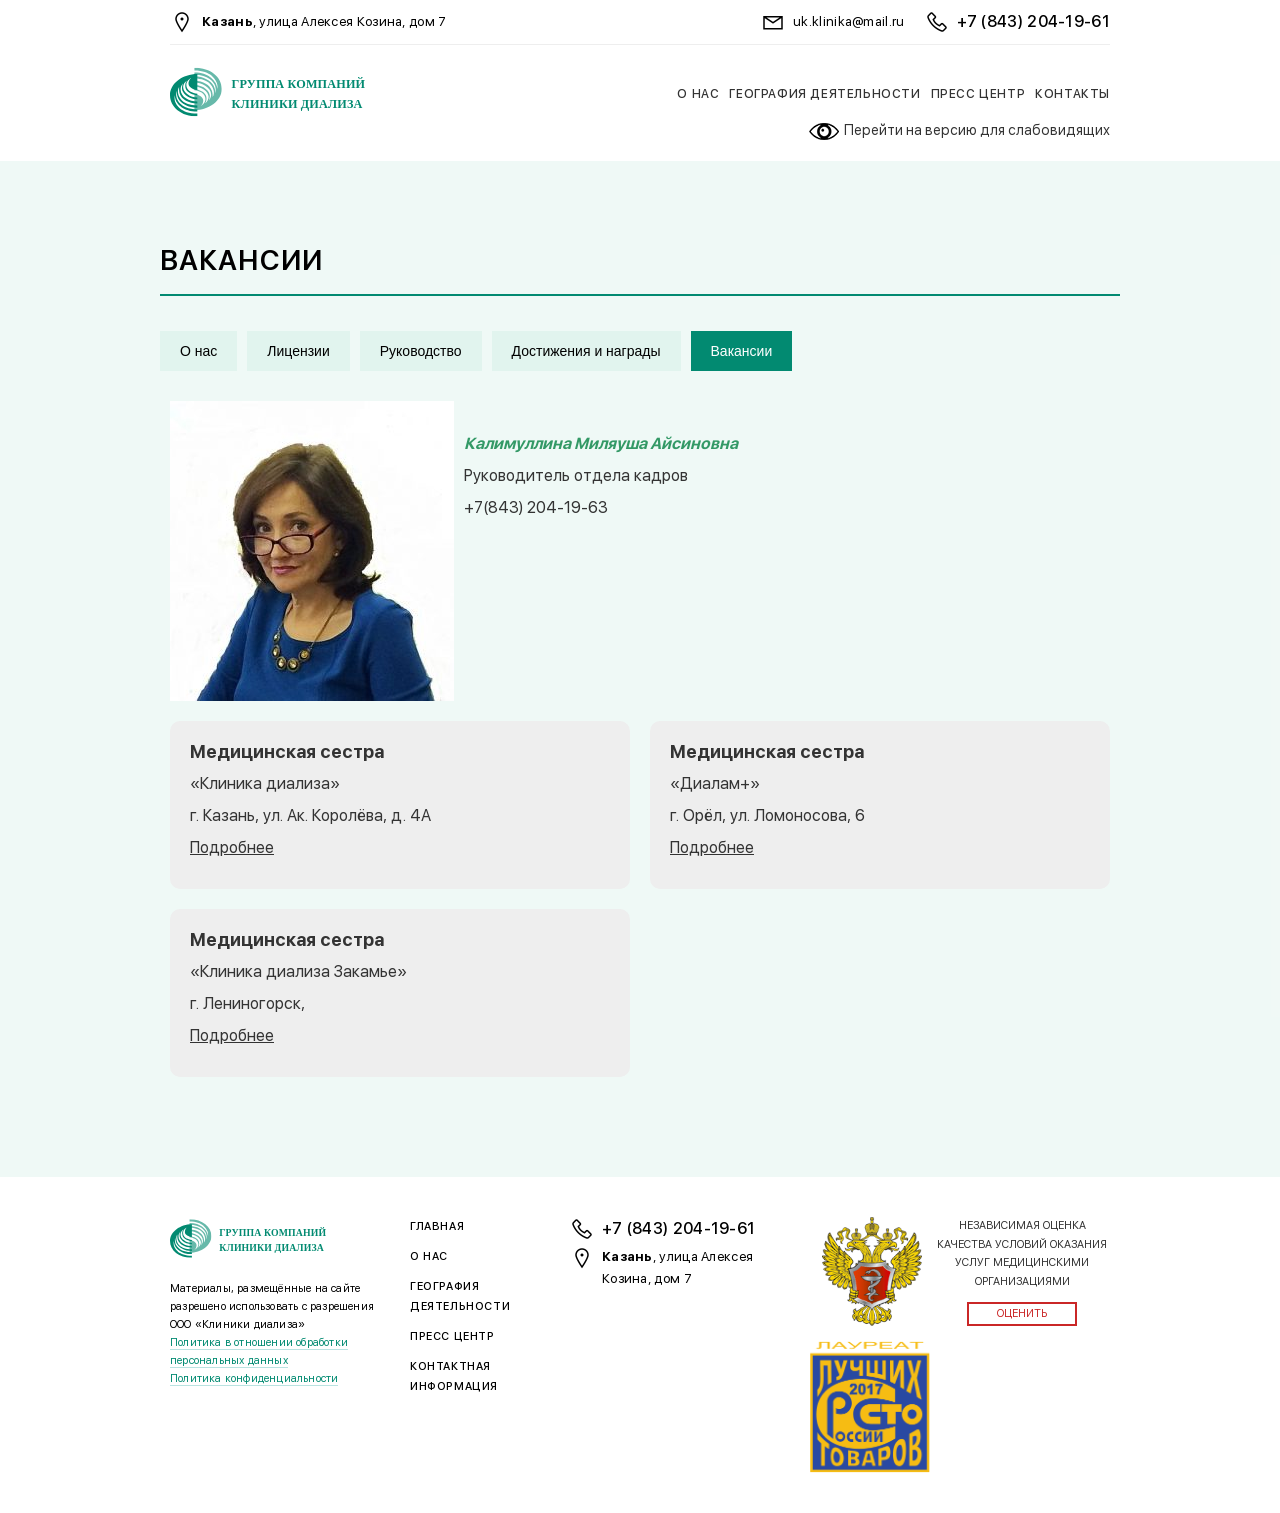
<file: vacancies.html>
<!DOCTYPE html><html lang="ru"><head>  <meta charset="UTF-8">  <meta name="viewport" content="width=device-width, initial-scale=1">  <meta http-equiv="X-UA-Compatible" content="IE=edge">	<title>Вакансии &#8211; clinic</title><link rel='stylesheet'  href='assets/css/normalize.css' type='text/css' media='all' /><link rel='stylesheet'  href='assets/css/webflow.css' type='text/css' media='all' /><link rel='stylesheet'  href='assets/css/lightgallery.min.css' type='text/css' media='all' /><link rel='stylesheet'  href='assets/css/custom.css' type='text/css' media='all' /><link rel='stylesheet'  href='assets/css/visually_impaired.css' type='text/css' media='all' /><script src="assets/js/jquery.min.js"></script><script type="text/javascript"></script><script type="text/javascript"></script>  <link rel="icon" href="assets/images/logo.svg" type="image/svg+xml">
  <!-- seo:generated -->
<meta name="description" content="Вакансии ГК «Клиники диализа».">
<link rel="canonical" href="https://karpovai9696-spec.github.io/consulting-site/vacancies.html">
<meta name="robots" content="index,follow,max-image-preview:large">
<meta property="og:type" content="website">
<meta property="og:site_name" content="ГК «Клиники диализа»">
<meta property="og:title" content="Вакансии &#8211; clinic">
<meta property="og:description" content="Вакансии ГК «Клиники диализа».">
<meta property="og:url" content="https://karpovai9696-spec.github.io/consulting-site/vacancies.html">
<meta property="og:locale" content="ru_RU">
<meta name="twitter:card" content="summary">
<meta name="twitter:title" content="Вакансии &#8211; clinic">
<meta name="twitter:description" content="Вакансии ГК «Клиники диализа».">
<script type="application/ld+json">{"@context": "https://schema.org", "@type": "Organization", "name": "ГК «Клиники диализа»", "url": "https://karpovai9696-spec.github.io/consulting-site/", "logo": "https://karpovai9696-spec.github.io/consulting-site/assets/images/logo.svg", "telephone": "+7 (843) 204-19-61", "email": "uk.klinika@mail.ru", "address": {"@type": "PostalAddress", "streetAddress": "ул. Алексея Козина, д. 7, офис 1080", "addressLocality": "Казань", "addressCountry": "RU"}}</script>
</head><body class="page-template-default page page-id-142 page-child parent-pageid-119"><div class="header-div">  <div class="w-container w-hidden-small container-1">    <div class="w-row">      <div class="w-col w-col-6">        <div class="w-clearfix">          <img class="icon-1"               src="assets/images/marker.png"               width="48">          <div class="upper-header-text">            <strong>Казань</strong>, улица Алексея Козина, дом 7          </div>        </div>      </div>      <div class="w-col w-col-6 w-clearfix">        <a class="w-inline-block w-clearfix phone-block" target="_blank" href="tel:+78432041961">          <img class="icon-1"               src="assets/images/phone.png">          <div class="upper-header-text phone">+7 (843) 204-19-61</div>        </a>        <a class="w-inline-block w-clearfix phone-block" target="_blank" href="mailto: uk.klinika@mail.ru">          <img class="icon-1" src="assets/images/message.png">          <div class="upper-header-text email">uk.klinika@mail.ru</div>        </a>      </div>    </div>    <div class="w-hidden-small divider"></div>  </div>  <div class="w-container header">    <div class="w-row">      <div class="w-col w-col-3 w-col-small-3">        <a href="index.html" class="w-inline-block logolink size">          <img title="Группы компаний клиники диалеза" src="assets/images/logo.svg">        </a>      </div>      <div class="w-col w-col-9 w-col-small-9 w-clearfix">        <div class="w-row">	        <ul id="menu-shapka" class="header-nav"><li class="menu-item menu-item-type-post_type menu-item-object-page current-page-ancestor menu-item-121"><a href="about.html">О нас</a></li><li class="menu-item menu-item-type-post_type menu-item-object-page menu-item-235"><a href="geography.html">География деятельности</a></li><li class="menu-item menu-item-type-post_type menu-item-object-page menu-item-96"><a href="press.html">Пресс центр</a></li><li class="menu-item menu-item-type-post_type menu-item-object-page menu-item-197"><a href="contacts.html">Контакты</a></li></ul>        </div>        <div class="w-row">          <div class="impaired-wrapper">            <a class="text impaired-btn" href="javascript: void 0">		        Перейти на версию для слабовидящих            </a>          </div>        </div>      </div>    </div>  </div></div><div class="w-section section-3">  <div class="w-container padding-bottom-1">    <div class="w-row">      <div class="page-head w-clearfix">        <h1 class="visually-hidden">Вакансии</h1>
        <h2 class="heading2 left margin">Вакансии</h2>        <div class="divider-2 left"></div>      </div>      <div class="w-row">		  <ul id="menu-menyu-na-stranitse-o-nas" class="about-nav"><li class="menu-item menu-item-type-post_type menu-item-object-page current-page-ancestor current-page-parent menu-item-128"><a href="about.html">О нас</a></li><li class="menu-item menu-item-type-post_type menu-item-object-page menu-item-127"><a href="licence.html">Лицензии</a></li><li class="menu-item menu-item-type-post_type menu-item-object-page menu-item-146"><a href="head.html">Руководство</a></li><li class="menu-item menu-item-type-post_type menu-item-object-page menu-item-145"><a href="awards.html">Достижения и награды</a></li><li class="menu-item menu-item-type-post_type menu-item-object-page current-menu-item page_item page-item-142 current_page_item menu-item-144"><a href="vacancies.html">Вакансии</a></li></ul>      </div>      <div class="w-row">        <div class="column w-col w-col-12">          <div class="content-wrap text">			  <p><img class="alignleft wp-image-363 size-medium" src="uploads/2018/04/Milyausha-Ajsinovna-e1523452615748-284x300.jpg" alt="" width="284" height="300" /></p><p>&nbsp;</p><p><span style="color: #339966;"><em><strong>Калимуллина Миляуша Айсиновна</strong></em></span></p><p>Руководитель отдела кадров</p><p>+7(843) 204-19-63</p>          </div>        </div>      </div>    </div>	          <div class="w-row">			<div class="w-col w-col-6 w-col-small-6">  <div class="vakancie-item text">    <p class="vakancie-item__name">      <strong>Медицинская сестра</strong>    </p>    <p>«Клиника диализа»</p>    <p>г. Казань, ул. Ак. Королёва, д. 4А</p>    <p class="vakancie-item__more">Подробнее</p>    <div class="vakancie-item__description-container">      <div class="vakancie-item__description hidden">		  <p>Требуемый опыт работы: 1–3 года</p><p>Полная занятость, сменный график</p><p><strong>Требования:</strong></p><p>медицинское образование,</p><p>наличие действующего сертификата медсестры,(медицинская сестра прививочного кабинета)</p><p>опыт работы в процедурном кабинете желателен</p><p>&nbsp;</p>      </div>    </div>  </div></div>							<div class="w-col w-col-6 w-col-small-6">  <div class="vakancie-item text">    <p class="vakancie-item__name">      <strong>Медицинская сестра</strong>    </p>    <p>«Диалам+»</p>    <p>г. Орёл, ул. Ломоносова, 6 </p>    <p class="vakancie-item__more">Подробнее</p>    <div class="vakancie-item__description-container">      <div class="vakancie-item__description hidden">		  <p>Требуемый опыт работы: 1–3 года</p><p>Полная занятость, сменный график</p><p>&nbsp;</p><p><strong>Требования:</strong></p><p>медицинское образование,</p><p>наличие действующего сертификата медсестры,(медицинская сестра прививочного кабинета)</p><p>опыт работы в процедурном кабинете желателен</p><p>&nbsp;</p>      </div>    </div>  </div></div>			        </div>	          <div class="w-row">			<div class="w-col w-col-6 w-col-small-6">  <div class="vakancie-item text">    <p class="vakancie-item__name">      <strong>Медицинская сестра</strong>    </p>    <p>«Клиника диализа Закамье»</p>    <p>г. Лениногорск, </p>    <p class="vakancie-item__more">Подробнее</p>    <div class="vakancie-item__description-container">      <div class="vakancie-item__description hidden">		  <p>Требуемый опыт работы: 1–3 года</p><p>Полная занятость, сменный график</p><p>&nbsp;</p><p><strong>Требования:</strong></p><p>медицинское образование,</p><p>наличие действующего сертификата медсестры,(медицинская сестра прививочного кабинета)</p><p>опыт работы в процедурном кабинете желателен</p><p>&nbsp;</p>      </div>    </div>  </div></div>			        </div>	    </div></div>	<div class="footer">  <div class="w-container">    <div class="w-row">      <div class="w-clearfix w-col w-col-3 w-col-small-6">        <img class="dlogo"             title="Клиника диалеза"             src="assets/images/logo.svg"             width="377">        <div class="footertext two">          Материалы, размещённые на сайте разрешено использовать с разрешения ООО «Клиники диализа»        </div>        <div class="footertext two">          <a class="linkcolor" target="_blank"             href="uploads/2018/05/politika-obrabotki-dannyh-UK.pdf">Политика в отношении обработки персональных            данных</a><br>          <a class="linkcolor" target="_blank"             href="uploads/2018/05/politika-obrabotki-dannyh-UK.pdf">Политика конфиденциальности</a>        </div>      </div>      <div class="w-clearfix w-col w-col-2 w-col-small-6">		  <ul id="menu-podval" class="footer-nav"><li class="menu-item menu-item-type-custom menu-item-object-custom menu-item-home menu-item-24"><a href="index.html">Главная</a></li><li class="menu-item menu-item-type-post_type menu-item-object-page current-page-ancestor menu-item-244"><a href="about.html">О нас</a></li><li class="menu-item menu-item-type-post_type menu-item-object-page menu-item-242"><a href="geography.html">География деятельности</a></li><li class="menu-item menu-item-type-post_type menu-item-object-page menu-item-245"><a href="press.html">Пресс центр</a></li><li class="menu-item menu-item-type-post_type menu-item-object-page menu-item-243"><a href="contacts.html">Контактная информация</a></li></ul>      </div>      <div class="w-clearfix w-col w-col-3 w-col-small-6">        <a class="phone-block w-clearfix w-inline-block" href="tel:+78432041961">          <img class="icon-1"               src="assets/images/phone.png">          <div class="phone upper-header-text">+7 (843) 204-19-61</div>        </a>        <div class="addres w-clearfix">          <img class="icon-1 margin"               src="assets/images/marker.png"               width="48">          <div class="margin upper-header-text"><strong>Казань</strong>, улица Алексея Козина, дом 7</div>        </div>      </div>      <div class="w-clearfix w-col w-col-4 w-col-small-6">        <div class="w-row">          <div class="w-col w-col-5 w-col-small-6">            <img class="footer-quality-img" src="assets/images/gerb.png" alt="">          </div>          <div class=" w-col w-col-7 w-col-small-6">            <p class="footer-quality-text">              Независимая оценка качества условий оказания услуг медицинскими              организациями            </p>            <a target="_blank" href="https://bus.gov.ru/pub/independentRating/list " class="footer-quality-btn">Оценить</a>          </div>        </div>        <div class="w-row">          <img title="Лауреат лучших товаров" src="assets/images/sign-gold.png"               class="footer-img">        </div>      </div>    </div>  </div></div><script type='text/javascript' src='assets/js/phone.mask.js'></script><script type='text/javascript' src='assets/js/jquery.lightgallery.min.js'></script><script type='text/javascript'>/* <![CDATA[ *//* ]]> */</script><script type='text/javascript' src='assets/js/custom.js'></script><script type='text/javascript' src='assets/js/visually_impaired.js'></script><script type='text/javascript' src='assets/js/webflow.js'></script>  <script src="assets/js/site.js"></script>
</body></html>
</file>
<file: assets/css/webflow.css>
@font-face {
  font-family: 'webflow-icons';
  src: url([data-uri]) format('truetype'), url([data-uri]) format('woff');
  font-weight: normal;
  font-style: normal;
}
[class^="w-icon-"],
[class*=" w-icon-"] {
  font-family: 'webflow-icons';
  speak: none;
  font-style: normal;
  font-weight: normal;
  font-variant: normal;
  text-transform: none;
  line-height: 1;
  -webkit-font-smoothing: antialiased;
  -moz-osx-font-smoothing: grayscale;
}
.w-icon-slider-right:before {
  content: "\e600";
}
.w-icon-slider-left:before {
  content: "\e601";
}
.w-icon-nav-menu:before {
  content: "\e602";
}
.w-icon-arrow-down:before,
.w-icon-dropdown-toggle:before {
  content: "\e603";
}
* {
  -webkit-box-sizing: border-box;
  -moz-box-sizing: border-box;
  box-sizing: border-box;
}
html {
  height: 100%;
}
body {
  margin: 0;
  min-height: 100%;
  background-color: #fff;
  font-family: Arial, sans-serif;
  font-size: 14px;
  line-height: 20px;
  color: #333;
}
img {
  max-width: 100%;
  vertical-align: middle;
  display: inline-block;
}
html.w-mod-touch * {
  background-attachment: scroll !important;
}
.w-block {
  display: block;
}
.w-inline-block {
  max-width: 100%;
  display: inline-block;
}
.w-clearfix:before,
.w-clearfix:after {
  content: " ";
  display: table;
}
.w-clearfix:after {
  clear: both;
}
.w-hidden {
  display: none;
}
.w-button {
  display: inline-block;
  padding: 9px 15px;
  background-color: #3898EC;
  color: white;
  border: 0;
  line-height: inherit;
  text-decoration: none;
  cursor: pointer;
  border-radius: 0;
}
input.w-button {
  -webkit-appearance: button;
}
html[data-w-dynpage] [data-w-cloak] {
  color: transparent !important;
}
.w-webflow-badge,
.w-webflow-badge * {
  position: static;
  left: auto;
  top: auto;
  right: auto;
  bottom: auto;
  z-index: auto;
  display: block;
  visibility: visible;
  overflow: visible;
  overflow-x: visible;
  overflow-y: visible;
  box-sizing: border-box;
  width: auto;
  height: auto;
  max-height: none;
  max-width: none;
  min-height: 0;
  min-width: 0;
  margin: 0;
  padding: 0;
  float: none;
  clear: none;
  border: 0 none transparent;
  border-radius: 0;
  background: none;
  background-image: none;
  background-position: 0% 0%;
  background-size: auto auto;
  background-repeat: repeat;
  background-origin: padding-box;
  background-clip: border-box;
  background-attachment: scroll;
  background-color: transparent;
  box-shadow: none;
  opacity: 1.0;
  transform: none;
  transition: none;
  direction: ltr;
  font-family: inherit;
  font-weight: inherit;
  color: inherit;
  font-size: inherit;
  line-height: inherit;
  font-style: inherit;
  font-variant: inherit;
  text-align: inherit;
  letter-spacing: inherit;
  text-decoration: inherit;
  text-indent: 0;
  text-transform: inherit;
  list-style-type: disc;
  text-shadow: none;
  font-smoothing: auto;
  vertical-align: baseline;
  cursor: inherit;
  white-space: inherit;
  word-break: normal;
  word-spacing: normal;
  word-wrap: normal;
}
.w-webflow-badge {
  position: fixed !important;
  display: inline-block !important;
  visibility: visible !important;
  opacity: 1 !important;
  z-index: 2147483647 !important;
  top: auto !important;
  right: 12px !important;
  bottom: 12px !important;
  left: auto !important;
  color: #AAADB0 !important;
  background-color: #fff !important;
  border-radius: 3px !important;
  padding: 6px 8px 6px 6px !important;
  font-size: 12px !important;
  opacity: 1.0 !important;
  line-height: 14px !important;
  text-decoration: none !important;
  transform: none !important;
  margin: 0 !important;
  width: auto !important;
  height: auto !important;
  overflow: visible !important;
  white-space: nowrap;
  box-shadow: 0 0 0 1px rgba(0, 0, 0, 0.1), 0px 1px 3px rgba(0, 0, 0, 0.1);
}
.w-webflow-badge > img {
  display: inline-block !important;
  visibility: visible !important;
  opacity: 1 !important;
  vertical-align: middle !important;
}
h1,
h2,
h3,
h4,
h5,
h6 {
  font-weight: bold;
  margin-bottom: 10px;
}
h1 {
  font-size: 38px;
  line-height: 44px;
  margin-top: 20px;
}
h2 {
  font-size: 32px;
  line-height: 36px;
  margin-top: 20px;
}
h3 {
  font-size: 24px;
  line-height: 30px;
  margin-top: 20px;
}
h4 {
  font-size: 18px;
  line-height: 24px;
  margin-top: 10px;
}
h5 {
  font-size: 14px;
  line-height: 20px;
  margin-top: 10px;
}
h6 {
  font-size: 12px;
  line-height: 18px;
  margin-top: 10px;
}
p {
  margin-top: 0;
  margin-bottom: 10px;
}
blockquote {
  margin: 0 0 10px 0;
  padding: 10px 20px;
  border-left: 5px solid #E2E2E2;
  font-size: 18px;
  line-height: 22px;
}
figure {
  margin: 0;
  margin-bottom: 10px;
}
figcaption {
  margin-top: 5px;
  text-align: center;
}
ul,
ol {
  margin-top: 0px;
  margin-bottom: 10px;
  padding-left: 40px;
}
.w-list-unstyled {
  padding-left: 0;
  list-style: none;
}
.w-embed:before,
.w-embed:after {
  content: " ";
  display: table;
}
.w-embed:after {
  clear: both;
}
.w-video {
  width: 100%;
  position: relative;
  padding: 0;
}
.w-video iframe,
.w-video object,
.w-video embed {
  position: absolute;
  top: 0;
  left: 0;
  width: 100%;
  height: 100%;
}
fieldset {
  padding: 0;
  margin: 0;
  border: 0;
}
button,
html input[type="button"],
input[type="reset"] {
  border: 0;
  cursor: pointer;
  -webkit-appearance: button;
}
.w-form {
  margin: 0 0 15px;
}
.w-form-done {
  display: none;
  padding: 20px;
  text-align: center;
  background-color: #dddddd;
}
.w-form-fail {
  display: none;
  margin-top: 10px;
  padding: 10px;
  background-color: #ffdede;
}
label {
  display: block;
  margin-bottom: 5px;
  font-weight: bold;
}
.w-input,
.w-select {
  display: block;
  width: 100%;
  height: 38px;
  padding: 8px 12px;
  margin-bottom: 10px;
  font-size: 14px;
  line-height: 1.428571429;
  color: #333333;
  vertical-align: middle;
  background-color: #ffffff;
  border: 1px solid #cccccc;
}
.w-input:-moz-placeholder,
.w-select:-moz-placeholder {
  color: #999;
}
.w-input::-moz-placeholder,
.w-select::-moz-placeholder {
  color: #999;
  opacity: 1;
}
.w-input:-ms-input-placeholder,
.w-select:-ms-input-placeholder {
  color: #999;
}
.w-input::-webkit-input-placeholder,
.w-select::-webkit-input-placeholder {
  color: #999;
}
.w-input:focus,
.w-select:focus {
  border-color: #3898EC;
  outline: 0;
}
.w-input[disabled],
.w-select[disabled],
.w-input[readonly],
.w-select[readonly],
fieldset[disabled] .w-input,
fieldset[disabled] .w-select {
  cursor: not-allowed;
  background-color: #eeeeee;
}
textarea.w-input,
textarea.w-select {
  height: auto;
}
.w-select {
  background-image: -webkit-linear-gradient(white 0%, #f3f3f3 100%);
  background-image: linear-gradient(white 0%, #f3f3f3 100%);
}
.w-select[multiple] {
  height: auto;
}
.w-form-label {
  display: inline-block;
  cursor: pointer;
  font-weight: normal;
  margin-bottom: 0px;
}
.w-checkbox,
.w-radio {
  display: block;
  margin-bottom: 5px;
  padding-left: 20px;
}
.w-checkbox:before,
.w-radio:before,
.w-checkbox:after,
.w-radio:after {
  content: " ";
  display: table;
}
.w-checkbox:after,
.w-radio:after {
  clear: both;
}
.w-checkbox-input,
.w-radio-input {
  margin: 4px 0 0;
  margin-top: 1px \9;
  line-height: normal;
  float: left;
  margin-left: -20px;
}
.w-radio-input {
  margin-top: 3px;
}
.w-container {
  margin-left: auto;
  margin-right: auto;
  max-width: 940px;
}
.w-container:before,
.w-container:after {
  content: " ";
  display: table;
}
.w-container:after {
  clear: both;
}
.w-container .w-row {
  margin-left: -10px;
  margin-right: -10px;
}
.w-row:before,
.w-row:after {
  content: " ";
  display: table;
}
.w-row:after {
  clear: both;
}
.w-row .w-row {
  margin-left: 0;
  margin-right: 0;
}
.w-col {
  position: relative;
  float: left;
  width: 100%;
  min-height: 1px;
  padding-left: 10px;
  padding-right: 10px;
}
.w-col .w-col {
  padding-left: 0;
  padding-right: 0;
}
.w-col-1 {
  width: 8.33333333%;
}
.w-col-2 {
  width: 16.66666667%;
}
.w-col-3 {
  width: 25%;
}
.w-col-4 {
  width: 33.33333333%;
}
.w-col-5 {
  width: 41.66666667%;
}
.w-col-6 {
  width: 50%;
}
.w-col-7 {
  width: 58.33333333%;
}
.w-col-8 {
  width: 66.66666667%;
}
.w-col-9 {
  width: 75%;
}
.w-col-10 {
  width: 83.33333333%;
}
.w-col-11 {
  width: 91.66666667%;
}
.w-col-12 {
  width: 100%;
}
.w-hidden-main {
  display: none !important;
}
@media screen and (max-width: 991px) {
  .w-container {
    max-width: 728px;
  }
  .w-hidden-main {
    display: inherit !important;
  }
  .w-hidden-medium {
    display: none !important;
  }
  .w-col-medium-1 {
    width: 8.33333333%;
  }
  .w-col-medium-2 {
    width: 16.66666667%;
  }
  .w-col-medium-3 {
    width: 25%;
  }
  .w-col-medium-4 {
    width: 33.33333333%;
  }
  .w-col-medium-5 {
    width: 41.66666667%;
  }
  .w-col-medium-6 {
    width: 50%;
  }
  .w-col-medium-7 {
    width: 58.33333333%;
  }
  .w-col-medium-8 {
    width: 66.66666667%;
  }
  .w-col-medium-9 {
    width: 75%;
  }
  .w-col-medium-10 {
    width: 83.33333333%;
  }
  .w-col-medium-11 {
    width: 91.66666667%;
  }
  .w-col-medium-12 {
    width: 100%;
  }
  .w-col-stack {
    width: 100%;
    left: auto;
    right: auto;
  }
}
@media screen and (max-width: 767px) {
  .w-hidden-main {
    display: inherit !important;
  }
  .w-hidden-medium {
    display: inherit !important;
  }
  .w-hidden-small {
    display: none !important;
  }
  .w-row,
  .w-container .w-row {
    margin-left: 0;
    margin-right: 0;
  }
  .w-col {
    width: 100%;
    left: auto;
    right: auto;
  }
  .w-col-small-1 {
    width: 8.33333333%;
  }
  .w-col-small-2 {
    width: 16.66666667%;
  }
  .w-col-small-3 {
    width: 25%;
  }
  .w-col-small-4 {
    width: 33.33333333%;
  }
  .w-col-small-5 {
    width: 41.66666667%;
  }
  .w-col-small-6 {
    width: 50%;
  }
  .w-col-small-7 {
    width: 58.33333333%;
  }
  .w-col-small-8 {
    width: 66.66666667%;
  }
  .w-col-small-9 {
    width: 75%;
  }
  .w-col-small-10 {
    width: 83.33333333%;
  }
  .w-col-small-11 {
    width: 91.66666667%;
  }
  .w-col-small-12 {
    width: 100%;
  }
}
@media screen and (max-width: 479px) {
  .w-container {
    max-width: none;
  }
  .w-hidden-main {
    display: inherit !important;
  }
  .w-hidden-medium {
    display: inherit !important;
  }
  .w-hidden-small {
    display: inherit !important;
  }
  .w-hidden-tiny {
    display: none !important;
  }
  .w-col {
    width: 100%;
  }
  .w-col-tiny-1 {
    width: 8.33333333%;
  }
  .w-col-tiny-2 {
    width: 16.66666667%;
  }
  .w-col-tiny-3 {
    width: 25%;
  }
  .w-col-tiny-4 {
    width: 33.33333333%;
  }
  .w-col-tiny-5 {
    width: 41.66666667%;
  }
  .w-col-tiny-6 {
    width: 50%;
  }
  .w-col-tiny-7 {
    width: 58.33333333%;
  }
  .w-col-tiny-8 {
    width: 66.66666667%;
  }
  .w-col-tiny-9 {
    width: 75%;
  }
  .w-col-tiny-10 {
    width: 83.33333333%;
  }
  .w-col-tiny-11 {
    width: 91.66666667%;
  }
  .w-col-tiny-12 {
    width: 100%;
  }
}
.w-widget {
  position: relative;
}
.w-widget-map {
  width: 100%;
  height: 400px;
}
.w-widget-map label {
  width: auto;
  display: inline;
}
.w-widget-map img {
  max-width: inherit;
}
.w-widget-map .gm-style-iw {
  width: 90% !important;
  height: auto !important;
  top: 7px !important;
  left: 6% !important;
  display: inline;
  text-align: center;
  overflow: hidden;
}
.w-widget-map .gm-style-iw + div {
  display: none;
}
.w-widget-twitter {
  overflow: hidden;
}
.w-widget-twitter-count-shim {
  display: inline-block;
  vertical-align: top;
  position: relative;
  width: 28px;
  height: 20px;
  text-align: center;
  background: white;
  border: #758696 solid 1px;
  border-radius: 3px;
}
.w-widget-twitter-count-shim * {
  pointer-events: none;
  -webkit-user-select: none;
  -moz-user-select: none;
  -ms-user-select: none;
  user-select: none;
}
.w-widget-twitter-count-shim .w-widget-twitter-count-inner {
  position: relative;
  font-size: 15px;
  line-height: 12px;
  text-align: center;
  color: #999;
  font-family: serif;
}
.w-widget-twitter-count-shim .w-widget-twitter-count-clear {
  position: relative;
  display: block;
}
.w-widget-twitter-count-shim.w--large {
  width: 36px;
  height: 28px;
  margin-left: 7px;
}
.w-widget-twitter-count-shim.w--large .w-widget-twitter-count-inner {
  font-size: 18px;
  line-height: 18px;
}
.w-widget-twitter-count-shim:not(.w--vertical) {
  margin-left: 5px;
  margin-right: 8px;
}
.w-widget-twitter-count-shim:not(.w--vertical).w--large {
  margin-left: 6px;
}
.w-widget-twitter-count-shim:not(.w--vertical):before,
.w-widget-twitter-count-shim:not(.w--vertical):after {
  top: 50%;
  left: 0;
  border: solid transparent;
  content: " ";
  height: 0;
  width: 0;
  position: absolute;
  pointer-events: none;
}
.w-widget-twitter-count-shim:not(.w--vertical):before {
  border-color: rgba(117, 134, 150, 0);
  border-right-color: #5d6c7b;
  border-width: 4px;
  margin-left: -9px;
  margin-top: -4px;
}
.w-widget-twitter-count-shim:not(.w--vertical).w--large:before {
  border-width: 5px;
  margin-left: -10px;
  margin-top: -5px;
}
.w-widget-twitter-count-shim:not(.w--vertical):after {
  border-color: rgba(255, 255, 255, 0);
  border-right-color: white;
  border-width: 4px;
  margin-left: -8px;
  margin-top: -4px;
}
.w-widget-twitter-count-shim:not(.w--vertical).w--large:after {
  border-width: 5px;
  margin-left: -9px;
  margin-top: -5px;
}
.w-widget-twitter-count-shim.w--vertical {
  width: 61px;
  height: 33px;
  margin-bottom: 8px;
}
.w-widget-twitter-count-shim.w--vertical:before,
.w-widget-twitter-count-shim.w--vertical:after {
  top: 100%;
  left: 50%;
  border: solid transparent;
  content: " ";
  height: 0;
  width: 0;
  position: absolute;
  pointer-events: none;
}
.w-widget-twitter-count-shim.w--vertical:before {
  border-color: rgba(117, 134, 150, 0);
  border-top-color: #5d6c7b;
  border-width: 5px;
  margin-left: -5px;
}
.w-widget-twitter-count-shim.w--vertical:after {
  border-color: rgba(255, 255, 255, 0);
  border-top-color: white;
  border-width: 4px;
  margin-left: -4px;
}
.w-widget-twitter-count-shim.w--vertical .w-widget-twitter-count-inner {
  font-size: 18px;
  line-height: 22px;
}
.w-widget-twitter-count-shim.w--vertical.w--large {
  width: 76px;
}
.w-widget-gplus {
  overflow: hidden;
}
.w-background-video {
  position: relative;
  overflow: hidden;
  height: 500px;
  color: white;
}
.w-background-video > video {
  background-size: cover;
  background-position: 50% 50%;
  position: absolute;
  right: -100%;
  bottom: -100%;
  top: -100%;
  left: -100%;
  margin: auto;
  min-width: 100%;
  min-height: 100%;
  z-index: -100;
}
.w-background-video > video::-webkit-media-controls-start-playback-button {
  display: none !important;
  -webkit-appearance: none;
}
.w-slider {
  position: relative;
  height: 300px;
  text-align: center;
  background: #dddddd;
  clear: both;
  -webkit-tap-highlight-color: rgba(0, 0, 0, 0);
  tap-highlight-color: rgba(0, 0, 0, 0);
}
.w-slider-mask {
  position: relative;
  display: block;
  overflow: hidden;
  z-index: 1;
  left: 0;
  right: 0;
  height: 100%;
  white-space: nowrap;
}
.w-slide {
  position: relative;
  display: inline-block;
  vertical-align: top;
  width: 100%;
  height: 100%;
  white-space: normal;
  text-align: left;
}
.w-slider-nav {
  position: absolute;
  z-index: 2;
  top: auto;
  right: 0;
  bottom: 0;
  left: 0;
  margin: auto;
  padding-top: 10px;
  height: 40px;
  text-align: center;
  -webkit-tap-highlight-color: rgba(0, 0, 0, 0);
  tap-highlight-color: rgba(0, 0, 0, 0);
}
.w-slider-nav.w-round > div {
  border-radius: 100%;
}
.w-slider-nav.w-num > div {
  width: auto;
  height: auto;
  padding: 0.2em 0.5em;
  font-size: inherit;
  line-height: inherit;
}
.w-slider-nav.w-shadow > div {
  box-shadow: 0 0 3px rgba(51, 51, 51, 0.4);
}
.w-slider-nav-invert {
  color: #fff;
}
.w-slider-nav-invert > div {
  background-color: rgba(34, 34, 34, 0.4);
}
.w-slider-nav-invert > div.w-active {
  background-color: #222;
}
.w-slider-dot {
  position: relative;
  display: inline-block;
  width: 1em;
  height: 1em;
  background-color: rgba(255, 255, 255, 0.4);
  cursor: pointer;
  margin: 0 3px 0.5em;
  transition: background-color 100ms, color 100ms;
}
.w-slider-dot.w-active {
  background-color: #fff;
}
.w-slider-arrow-left,
.w-slider-arrow-right {
  position: absolute;
  width: 80px;
  top: 0;
  right: 0;
  bottom: 0;
  left: 0;
  margin: auto;
  cursor: pointer;
  overflow: hidden;
  color: white;
  font-size: 40px;
  -webkit-tap-highlight-color: rgba(0, 0, 0, 0);
  tap-highlight-color: rgba(0, 0, 0, 0);
  -webkit-user-select: none;
  -moz-user-select: none;
  -ms-user-select: none;
  user-select: none;
}
.w-slider-arrow-left [class^="w-icon-"],
.w-slider-arrow-right [class^="w-icon-"],
.w-slider-arrow-left [class*=" w-icon-"],
.w-slider-arrow-right [class*=" w-icon-"] {
  position: absolute;
}
.w-slider-arrow-left {
  z-index: 3;
  right: auto;
}
.w-slider-arrow-right {
  z-index: 4;
  left: auto;
}
.w-icon-slider-left,
.w-icon-slider-right {
  top: 0;
  right: 0;
  bottom: 0;
  left: 0;
  margin: auto;
  width: 1em;
  height: 1em;
}
.w-dropdown {
  display: inline-block;
  position: relative;
  text-align: left;
  margin-left: auto;
  margin-right: auto;
  z-index: 900;
}
.w-dropdown-btn,
.w-dropdown-toggle,
.w-dropdown-link {
  position: relative;
  vertical-align: top;
  text-decoration: none;
  color: #222222;
  padding: 20px;
  text-align: left;
  margin-left: auto;
  margin-right: auto;
  white-space: nowrap;
}
.w-dropdown-toggle {
  -webkit-user-select: none;
  -moz-user-select: none;
  -ms-user-select: none;
  user-select: none;
  display: inline-block;
  cursor: pointer;
  padding-right: 40px;
}
.w-icon-dropdown-toggle {
  position: absolute;
  top: 0;
  right: 0;
  bottom: 0;
  margin: auto;
  margin-right: 20px;
  width: 1em;
  height: 1em;
}
.w-dropdown-list {
  position: absolute;
  background: #dddddd;
  display: none;
  min-width: 100%;
}
.w-dropdown-list.w--open {
  display: block;
}
.w-dropdown-link {
  padding: 10px 20px;
  display: block;
  color: #222222;
}
.w-dropdown-link.w--current {
  color: #0082f3;
}
.w-nav[data-collapse="all"] .w-dropdown,
.w-nav[data-collapse="all"] .w-dropdown-toggle {
  display: block;
}
.w-nav[data-collapse="all"] .w-dropdown-list {
  position: static;
}
@media screen and (max-width: 991px) {
  .w-nav[data-collapse="medium"] .w-dropdown,
  .w-nav[data-collapse="medium"] .w-dropdown-toggle {
    display: block;
  }
  .w-nav[data-collapse="medium"] .w-dropdown-list {
    position: static;
  }
}
@media screen and (max-width: 767px) {
  .w-nav[data-collapse="small"] .w-dropdown,
  .w-nav[data-collapse="small"] .w-dropdown-toggle {
    display: block;
  }
  .w-nav[data-collapse="small"] .w-dropdown-list {
    position: static;
  }
  .w-nav-brand {
    padding-left: 10px;
  }
}
@media screen and (max-width: 479px) {
  .w-nav[data-collapse="tiny"] .w-dropdown,
  .w-nav[data-collapse="tiny"] .w-dropdown-toggle {
    display: block;
  }
  .w-nav[data-collapse="tiny"] .w-dropdown-list {
    position: static;
  }
}
/**
 * ## Note
 * Safari (on both iOS and OS X) does not handle viewport units (vh, vw) well.
 * For example percentage units do not work on descendants of elements that
 * have any dimensions expressed in viewport units. It also doesn’t handle them at
 * all in `calc()`.
 */
/**
 * Wrapper around all lightbox elements
 *
 * 1. Since the lightbox can receive focus, IE also gives it an outline.
 * 2. Fixes flickering on Chrome when a transition is in progress
 *    underneath the lightbox.
 */
.w-lightbox-backdrop {
  color: #000;
  cursor: auto;
  font-family: serif;
  font-size: medium;
  font-style: normal;
  font-variant: normal;
  font-weight: normal;
  letter-spacing: normal;
  line-height: normal;
  list-style: disc;
  text-align: start;
  text-indent: 0;
  text-shadow: none;
  text-transform: none;
  visibility: visible;
  white-space: normal;
  word-break: normal;
  word-spacing: normal;
  word-wrap: normal;
  position: fixed;
  top: 0;
  right: 0;
  bottom: 0;
  left: 0;
  color: #fff;
  font-family: "Helvetica Neue", Helvetica, Ubuntu, "Segoe UI", Verdana, sans-serif;
  font-size: 17px;
  line-height: 1.2;
  font-weight: 300;
  text-align: center;
  background: rgba(0, 0, 0, 0.9);
  z-index: 2000;
  outline: 0;
  /* 1 */
  opacity: 0;
  -webkit-user-select: none;
  -moz-user-select: none;
  -ms-user-select: none;
  -webkit-tap-highlight-color: transparent;
  -webkit-transform: translate(0, 0);
  /* 2 */
}
/**
 * Neat trick to bind the rubberband effect to our canvas instead of the whole
 * document on iOS. It also prevents a bug that causes the document underneath to scroll.
 */
.w-lightbox-backdrop,
.w-lightbox-container {
  height: 100%;
  overflow: auto;
  -webkit-overflow-scrolling: touch;
}
.w-lightbox-content {
  position: relative;
  height: 100vh;
  overflow: hidden;
}
.w-lightbox-view {
  position: absolute;
  width: 100vw;
  height: 100vh;
  opacity: 0;
}
.w-lightbox-view:before {
  content: "";
  height: 100vh;
}
/* .w-lightbox-content */
.w-lightbox-group,
.w-lightbox-group .w-lightbox-view,
.w-lightbox-group .w-lightbox-view:before {
  height: 86vh;
}
.w-lightbox-frame,
.w-lightbox-view:before {
  display: inline-block;
  vertical-align: middle;
}
/*
 * 1. Remove default margin set by user-agent on the <figure> element.
 */
.w-lightbox-figure {
  position: relative;
  margin: 0;
  /* 1 */
}
.w-lightbox-group .w-lightbox-figure {
  cursor: pointer;
}
/**
 * IE adds image dimensions as width and height attributes on the IMG tag,
 * but we need both width and height to be set to auto to enable scaling.
 */
.w-lightbox-img {
  width: auto;
  height: auto;
  max-width: none;
}
/**
 * 1. Reset if style is set by user on "All Images"
 */
.w-lightbox-image {
  display: block;
  float: none;
  /* 1 */
  max-width: 100vw;
  max-height: 100vh;
}
.w-lightbox-group .w-lightbox-image {
  max-height: 86vh;
}
.w-lightbox-caption {
  position: absolute;
  right: 0;
  bottom: 0;
  left: 0;
  padding: .5em 1em;
  background: rgba(0, 0, 0, 0.4);
  text-align: left;
  text-overflow: ellipsis;
  white-space: nowrap;
  overflow: hidden;
}
.w-lightbox-embed {
  position: absolute;
  top: 0;
  right: 0;
  bottom: 0;
  left: 0;
  width: 100%;
  height: 100%;
}
.w-lightbox-control {
  position: absolute;
  top: 0;
  width: 4em;
  background-size: 24px;
  background-repeat: no-repeat;
  background-position: center;
  cursor: pointer;
  -webkit-transition: all .3s;
  transition: all .3s;
}
.w-lightbox-left {
  display: none;
  bottom: 0;
  left: 0;
  /* <svg xmlns="http://www.w3.org/2000/svg" viewBox="-20 0 24 40" width="24" height="40"><g transform="rotate(45)"><path d="m0 0h5v23h23v5h-28z" opacity=".4"/><path d="m1 1h3v23h23v3h-26z" fill="#fff"/></g></svg> */
  background-image: url("[data-uri]");
}
.w-lightbox-right {
  display: none;
  right: 0;
  bottom: 0;
  /* <svg xmlns="http://www.w3.org/2000/svg" viewBox="-4 0 24 40" width="24" height="40"><g transform="rotate(45)"><path d="m0-0h28v28h-5v-23h-23z" opacity=".4"/><path d="m1 1h26v26h-3v-23h-23z" fill="#fff"/></g></svg> */
  background-image: url("[data-uri]");
}
/*
 * Without specifying the with and height inside the SVG, all versions of IE render the icon too small.
 * The bug does not seem to manifest itself if the elements are tall enough such as the above arrows.
 * (http://stackoverflow.com/questions/16092114/background-size-differs-in-internet-explorer)
 */
.w-lightbox-close {
  right: 0;
  height: 2.6em;
  /* <svg xmlns="http://www.w3.org/2000/svg" viewBox="-4 0 18 17" width="18" height="17"><g transform="rotate(45)"><path d="m0 0h7v-7h5v7h7v5h-7v7h-5v-7h-7z" opacity=".4"/><path d="m1 1h7v-7h3v7h7v3h-7v7h-3v-7h-7z" fill="#fff"/></g></svg> */
  background-image: url("[data-uri]");
  background-size: 18px;
}
/**
 * 1. All IE versions add extra space at the bottom without this.
 */
.w-lightbox-strip {
  position: absolute;
  bottom: 0;
  left: 0;
  right: 0;
  padding: 0 1vh;
  line-height: 0;
  /* 1 */
  white-space: nowrap;
  overflow-x: auto;
  overflow-y: hidden;
}
/*
 * 1. We use content-box to avoid having to do `width: calc(10vh + 2vw)`
 *    which doesn’t work in Safari anyway.
 * 2. Chrome renders images pixelated when switching to GPU. Making sure
 *    the parent is also rendered on the GPU (by setting translate3d for
 *    example) fixes this behavior.
 */
.w-lightbox-item {
  display: inline-block;
  width: 10vh;
  padding: 2vh 1vh;
  box-sizing: content-box;
  /* 1 */
  cursor: pointer;
  -webkit-transform: translate3d(0, 0, 0);
  /* 2 */
}
.w-lightbox-active {
  opacity: .3;
}
.w-lightbox-thumbnail {
  position: relative;
  height: 10vh;
  background: #222;
  overflow: hidden;
}
.w-lightbox-thumbnail-image {
  position: absolute;
  top: 0;
  left: 0;
}
.w-lightbox-thumbnail .w-lightbox-tall {
  top: 50%;
  width: 100%;
  -webkit-transform: translate(0, -50%);
  -ms-transform: translate(0, -50%);
  transform: translate(0, -50%);
}
.w-lightbox-thumbnail .w-lightbox-wide {
  left: 50%;
  height: 100%;
  -webkit-transform: translate(-50%, 0);
  -ms-transform: translate(-50%, 0);
  transform: translate(-50%, 0);
}
/*
 * Spinner
 *
 * Absolute pixel values are used to avoid rounding errors that would cause
 * the white spinning element to be misaligned with the track.
 */
.w-lightbox-spinner {
  position: absolute;
  top: 50%;
  left: 50%;
  box-sizing: border-box;
  width: 40px;
  height: 40px;
  margin-top: -20px;
  margin-left: -20px;
  border: 5px solid rgba(0, 0, 0, 0.4);
  border-radius: 50%;
  -webkit-animation: spin .8s infinite linear;
  animation: spin .8s infinite linear;
}
.w-lightbox-spinner:after {
  content: "";
  position: absolute;
  top: -4px;
  right: -4px;
  bottom: -4px;
  left: -4px;
  border: 3px solid transparent;
  border-bottom-color: #fff;
  border-radius: 50%;
}
/*
 * Utility classes
 */
.w-lightbox-hide {
  display: none;
}
.w-lightbox-noscroll {
  overflow: hidden;
}
@media (min-width: 768px) {
  .w-lightbox-content {
    height: 96vh;
    margin-top: 2vh;
  }
  .w-lightbox-view,
  .w-lightbox-view:before {
    height: 96vh;
  }
  /* .w-lightbox-content */
  .w-lightbox-group,
  .w-lightbox-group .w-lightbox-view,
  .w-lightbox-group .w-lightbox-view:before {
    height: 84vh;
  }
  .w-lightbox-image {
    max-width: 96vw;
    max-height: 96vh;
  }
  .w-lightbox-group .w-lightbox-image {
    max-width: 82.3vw;
    max-height: 84vh;
  }
  .w-lightbox-left,
  .w-lightbox-right {
    display: block;
    opacity: .5;
  }
  .w-lightbox-close {
    opacity: .8;
  }
  .w-lightbox-control:hover {
    opacity: 1;
  }
}
.w-lightbox-inactive,
.w-lightbox-inactive:hover {
  opacity: 0;
}
.w-richtext:before,
.w-richtext:after {
  content: " ";
  display: table;
}
.w-richtext:after {
  clear: both;
}
.w-richtext ol,
.w-richtext ul {
  overflow: hidden;
}
.w-richtext .w-richtext-figure-selected.w-richtext-figure-type-video div:before,
.w-richtext .w-richtext-figure-selected[data-rt-type="video"] div:before {
  outline: 2px solid #2895f7;
}
.w-richtext .w-richtext-figure-selected.w-richtext-figure-type-image div,
.w-richtext .w-richtext-figure-selected[data-rt-type="image"] div {
  outline: 2px solid #2895f7;
}
.w-richtext figure.w-richtext-figure-type-video > div:before,
.w-richtext figure[data-rt-type="video"] > div:before {
  content: '';
  position: absolute;
  display: none;
  left: 0;
  top: 0;
  right: 0;
  bottom: 0;
  z-index: 1;
}
.w-richtext figure {
  position: relative;
  max-width: 60%;
}
.w-richtext figure > div:before {
  cursor: default!important;
}
.w-richtext figure img {
  width: 100%;
}
.w-richtext figure figcaption.w-richtext-figcaption-placeholder {
  opacity: 0.6;
}
.w-richtext figure div {
  /* fix incorrectly sized selection border in the data manager */
  font-size: 0px;
  color: transparent;
}
.w-richtext figure.w-richtext-figure-type-image,
.w-richtext figure[data-rt-type="image"] {
  display: table;
}
.w-richtext figure.w-richtext-figure-type-image > div,
.w-richtext figure[data-rt-type="image"] > div {
  display: inline-block;
}
.w-richtext figure.w-richtext-figure-type-image > figcaption,
.w-richtext figure[data-rt-type="image"] > figcaption {
  display: table-caption;
  caption-side: bottom;
}
.w-richtext figure.w-richtext-figure-type-video,
.w-richtext figure[data-rt-type="video"] {
  width: 60%;
  height: 0;
}
.w-richtext figure.w-richtext-figure-type-video iframe,
.w-richtext figure[data-rt-type="video"] iframe {
  position: absolute;
  top: 0;
  left: 0;
  width: 100%;
  height: 100%;
}
.w-richtext figure.w-richtext-figure-type-video > div,
.w-richtext figure[data-rt-type="video"] > div {
  width: 100%;
}
.w-richtext figure.w-richtext-align-center {
  margin-right: auto;
  margin-left: auto;
  clear: both;
}
.w-richtext figure.w-richtext-align-center.w-richtext-figure-type-image > div,
.w-richtext figure.w-richtext-align-center[data-rt-type="image"] > div {
  max-width: 100%;
}
.w-richtext figure.w-richtext-align-normal {
  clear: both;
}
.w-richtext figure.w-richtext-align-fullwidth {
  width: 100%;
  max-width: 100%;
  text-align: center;
  clear: both;
  display: block;
  margin-right: auto;
  margin-left: auto;
}
.w-richtext figure.w-richtext-align-fullwidth > div {
  display: inline-block;
  /* padding-bottom is used for aspect ratios in video figures
      we want the div to inherit that so hover/selection borders in the designer-canvas
      fit right*/
  padding-bottom: inherit;
}
.w-richtext figure.w-richtext-align-fullwidth > figcaption {
  display: block;
}
.w-richtext figure.w-richtext-align-floatleft {
  float: left;
  margin-right: 15px;
  clear: none;
}
.w-richtext figure.w-richtext-align-floatright {
  float: right;
  margin-left: 15px;
  clear: none;
}
.w-nav {
  position: relative;
  background: #dddddd;
  z-index: 1000;
}
.w-nav:before,
.w-nav:after {
  content: " ";
  display: table;
}
.w-nav:after {
  clear: both;
}
.w-nav-brand {
  position: relative;
  float: left;
  text-decoration: none;
  color: #333333;
}
.w-nav-link {
  position: relative;
  display: inline-block;
  vertical-align: top;
  text-decoration: none;
  color: #222222;
  padding: 20px;
  text-align: left;
  margin-left: auto;
  margin-right: auto;
}
.w-nav-link.w--current {
  color: #0082f3;
}
.w-nav-menu {
  position: relative;
  float: right;
}
.w--nav-menu-open {
  display: block !important;
  position: absolute;
  top: 100%;
  left: 0;
  right: 0;
  background: #C8C8C8;
  text-align: center;
  overflow: visible;
  min-width: 200px;
}
.w--nav-link-open {
  display: block;
  position: relative;
}
.w-nav-overlay {
  position: absolute;
  overflow: hidden;
  display: none;
  top: 100%;
  left: 0;
  right: 0;
  width: 100%;
}
.w-nav-overlay .w--nav-menu-open {
  top: 0;
}
.w-nav[data-animation="over-left"] .w-nav-overlay {
  width: auto;
}
.w-nav[data-animation="over-left"] .w-nav-overlay,
.w-nav[data-animation="over-left"] .w--nav-menu-open {
  right: auto;
  z-index: 1;
  top: 0;
}
.w-nav[data-animation="over-right"] .w-nav-overlay {
  width: auto;
}
.w-nav[data-animation="over-right"] .w-nav-overlay,
.w-nav[data-animation="over-right"] .w--nav-menu-open {
  left: auto;
  z-index: 1;
  top: 0;
}
.w-nav-button {
  position: relative;
  float: right;
  padding: 18px;
  font-size: 24px;
  display: none;
  cursor: pointer;
  -webkit-tap-highlight-color: rgba(0, 0, 0, 0);
  tap-highlight-color: rgba(0, 0, 0, 0);
  -webkit-user-select: none;
  -moz-user-select: none;
  -ms-user-select: none;
  user-select: none;
}
.w-nav-button.w--open {
  background-color: #C8C8C8;
  color: white;
}
.w-nav[data-collapse="all"] .w-nav-menu {
  display: none;
}
.w-nav[data-collapse="all"] .w-nav-button {
  display: block;
}
@media screen and (max-width: 991px) {
  .w-nav[data-collapse="medium"] .w-nav-menu {
    display: none;
  }
  .w-nav[data-collapse="medium"] .w-nav-button {
    display: block;
  }
}
@media screen and (max-width: 767px) {
  .w-nav[data-collapse="small"] .w-nav-menu {
    display: none;
  }
  .w-nav[data-collapse="small"] .w-nav-button {
    display: block;
  }
  .w-nav-brand {
    padding-left: 10px;
  }
}
@media screen and (max-width: 479px) {
  .w-nav[data-collapse="tiny"] .w-nav-menu {
    display: none;
  }
  .w-nav[data-collapse="tiny"] .w-nav-button {
    display: block;
  }
}
.w-tabs {
  position: relative;
}
.w-tabs:before,
.w-tabs:after {
  content: " ";
  display: table;
}
.w-tabs:after {
  clear: both;
}
.w-tab-menu {
  position: relative;
}
.w-tab-link {
  position: relative;
  display: inline-block;
  vertical-align: top;
  text-decoration: none;
  padding: 9px 30px;
  text-align: left;
  cursor: pointer;
  color: #222222;
  background-color: #dddddd;
}
.w-tab-link.w--current {
  background-color: #C8C8C8;
}
.w-tab-content {
  position: relative;
  display: block;
  overflow: hidden;
}
.w-tab-pane {
  position: relative;
  display: none;
}
.w--tab-active {
  display: block;
}
@media screen and (max-width: 479px) {
  .w-tab-link {
    display: block;
  }
}
.w-ix-emptyfix:after {
  content: "";
}
@keyframes spin {
  0% {
    transform: rotate(0deg);
  }
  100% {
    transform: rotate(360deg);
  }
}
.w-dyn-empty {
  padding: 10px;
  background-color: #dddddd;
}
.w-dyn-bind-empty {
  display: none !important;
}
.w-condition-invisible {
  display: none !important;
}
</file>
<file: assets/css/custom.css>
/*img {*/
/*width: auto;*/
/*height: auto;*/
/*}*/

a {
    text-decoration: none;
    color: inherit;
}

.flex-row {
    display: -ms-flexbox;
    display: -webkit-flex;
    display: flex;
    -ms-flex-wrap: wrap;
    -webkit-flex-wrap: wrap;
    flex-wrap: wrap;
}

.text-1.smaller p {
    margin-top: 0;
}

.navdiv ul {
    margin: 0;
    padding: 0;
    list-style: none;
}

.navdiv ul a {
    width: 100%;
    padding: 12px 18px;
    border-bottom: 1px solid #eee;
    font-family: 'SF UI Display', sans-serif;
    color: #000;
    font-size: 11px;
    font-weight: 500;
    letter-spacing: 0.6px;
    text-decoration: none;
    text-transform: uppercase;
    display: inline-block;
}

.navdiv ul a:hover {
    border-bottom-color: #028a71;
    background-color: #028a71;
    color: #fff;
}

aside .navdiv:last-of-type li:last-of-type a {
    border: 0;
}

.text-1.smaller p:last-of-type {
    margin-bottom: 0;
}

.error-input {
    border-color: red !important;
}

.content-wrap {
    clear: left;
}

.gallery {
    margin: 0 -1.1666667% 1.75em;
}

.gallery-item {
    display: inline-block;
    max-width: 24%;
    padding: 0 1.1400652% 2.2801304%;
    text-align: center;
    vertical-align: top;
    width: 100%;
}

@media (max-width: 768px) {
    .gallery-item {
        max-width: 49%;
    }
}

.gallery-columns-1 .gallery-item {
    max-width: 100%;
}

.gallery-columns-2 .gallery-item {
    max-width: 50%;
}

.gallery-columns-4 .gallery-item {
    max-width: 25%;
}

.gallery-columns-5 .gallery-item {
    max-width: 20%;
}

.gallery-columns-6 .gallery-item {
    max-width: 16.66%;
}

.gallery-columns-7 .gallery-item {
    max-width: 14.28%;
}

.gallery-columns-8 .gallery-item {
    max-width: 12.5%;
}

.gallery-columns-9 .gallery-item {
    max-width: 11.11%;
}

.gallery-icon img {
    margin: 0 auto;
    height: auto;
}

.gallery-caption {
    color: #686868;
    display: block;
    font-size: 13px;
    font-size: 0.8125rem;
    font-style: italic;
    line-height: 1.6153846154;
    padding-top: 0.5384615385em;
}

.gallery-columns-6 .gallery-caption,
.gallery-columns-7 .gallery-caption,
.gallery-columns-8 .gallery-caption,
.gallery-columns-9 .gallery-caption {
    display: none;
}

.first {
    display: flex;
    position: relative;
    z-index: 0;
    overflow: hidden;
}

.first-main,
.first-news {
    padding: 100px 0 150px;
}

.padd-container {
    max-width: 100%;
    padding-left: calc((100vw - 940px) / 2 - 10px);
}

@media (max-width: 991px) {
    .padd-container {
        padding-left: calc((100vw - 728px) / 2 - 10px);
    }
}

@media (max-width: 767px) {
    .first {
        display: block;
    }

    .first-main {
        padding-top: 60px;
        padding-bottom: 20px;
    }

    .first-news {
        padding-top: 20px;
        padding-bottom: 60px;
    }
}

.first-main {
    flex: 0 1 66.6666%;
    background-image: -webkit-linear-gradient(270deg, rgba(0, 0, 0, .35), rgba(0, 0, 0, .35)), url('../images/main_slide_1.jpg');
    background-image: linear-gradient(180deg, rgba(0, 0, 0, .35), rgba(0, 0, 0, .35)), url('../images/main_slide_1.jpg');
    background-position: 0px 0px, 50% 50%;
    background-size: auto, cover;
}

.first-news {
    flex: 0 1 33.3333%;
    background-color: #d2ede4;
    padding-left: 30px;
}

.first.first-page {
    padding-top: 25px;
    padding-bottom: 30px;
    background-color: #1abc9c;
    background-image: none;
}

.header {
    padding-top: 20px;
    padding-bottom: 20px;
}

.logolink {
    font-family: Lato, sans-serif;
    color: #fff;
    font-size: 22px;
    line-height: 34px;
    font-weight: 300;
    text-decoration: none;
}

.circle {
    position: absolute;
    width: 22px;
    height: 22px;
    margin-top: 6px;
    margin-right: 5px;
    margin-bottom: 6px;
    float: left;
    border: 2px solid #fff;
    border-radius: 6px;
}

.logotext {
    margin-left: 27px;
    float: left;
}

.logotext.one {
    font-family: 'Lato New';
    font-weight: 800;
}

.logotext.two {
    margin-top: 0px;
    margin-left: 0px;
    font-family: Avenirnext, sans-serif;
    font-size: 12px;
    line-height: 18px;
    font-weight: 200;
}

.phonelink {
    padding-left: 12px;
    float: right;
    font-family: 'Lato New';
    color: #fff;
    font-size: 22px;
    line-height: 34px;
    font-weight: 700;
    text-decoration: none;
}

.phonelink.headerphone {
    display: inline-block;
    margin-top: 4px;
    padding-left: 6px;
    float: none;
    font-family: Avenirnext, sans-serif;
    color: #333;
    font-size: 18px;
    line-height: 26px;
    font-weight: 600;
}

.phonelink.footerphone {
    padding-left: 0px;
    float: left;
    clear: left;
    font-family: 'SF UI Display', sans-serif;
    color: #000;
    font-size: 18px;
    line-height: 24px;
    font-weight: 500;
    letter-spacing: 0.2px;
}

ul.header-nav {
    list-style-type: none;
    padding: 0;
    text-align: left;
    margin-left: 35px;
}

ul.header-nav li {
    display: inline-block;
}

ul.header-nav li a {
    margin-top: 19px;
    margin-left: 10px;
    padding-right: 0px;
    padding-left: 0px;
    float: right;
    opacity: 0.8;
    -webkit-transition: all 200ms ease;
    transition: all 200ms ease;
    font-family: 'SF UI Display', sans-serif;
    color: #000;
    font-size: 12px;
    line-height: 20px;
    font-weight: 500;
    letter-spacing: 0.6px;
    text-decoration: none;
    text-transform: uppercase;
}

ul.header-nav li a:hover {
    opacity: 1;
    color: #028a71;
}

ul.header-nav li.current_page_item a {
    color: #028a71;
    cursor: default;
}

.container {
    margin-top: 120px;
}

.container.container-page {
    margin-top: 30px;
}

.container.main {
    margin-top: 0px;
}

.heading1 {
    width: 86%;
    margin-top: 0px;
    margin-bottom: 15px;
    font-family: 'SF UI Display', sans-serif;
    color: #fff;
    font-size: 30px;
    line-height: 44px;
    font-weight: 600;
    letter-spacing: 1px;
    text-transform: uppercase;
}

.heading1._2 {
    font-family: Arial, 'Helvetica Neue', Helvetica, sans-serif;
    font-weight: 500;
}

.heading1.heading-page {
    font-size: 30px;
}

.heading1.main {
    width: 100%;
}

.heading1.black {
    color: #000;
}

.heading1.black.size {
    width: 100%;
}

.miniheading {
    font-family: 'SF UI Display', sans-serif;
    color: #fff;
    font-size: 18px;
    line-height: 28px;
    font-weight: 400;
    letter-spacing: 0.4px;
}

.miniheading.black {
    color: #000;
}

.headingcolor {
    color: #fff;
    font-weight: 600;
}

.mainbutton {
    margin-top: 40px;
    margin-right: 20px;
    padding: 12px 40px;
    border-radius: 3px;
    background-color: #028a71;
    -webkit-transition: all 200ms ease;
    transition: all 200ms ease;
    font-family: Avenirnext, sans-serif;
    color: #f5f5f5;
    font-size: 12px;
    font-weight: 600;
    letter-spacing: 0.6px;
    text-transform: uppercase;
}

.mainbutton:hover {
    background-color: #36a590;
}

.mainbutton.back {
    margin-top: 0px;
}

.container2 {
    margin-top: 100px;
}

.container2.margin {
    margin-bottom: 100px;
}

.text1 {
    float: left;
    font-family: Avenirnext, sans-serif;
    color: #fff;
    font-size: 13px;
    font-weight: 300;
    letter-spacing: 0.4px;
    text-transform: uppercase;
}

.circle2 {
    width: 20px;
    height: 20px;
    margin-left: 12px;
    float: left;
    border: 1px solid #fff;
    border-radius: 50px;
}

.line {
    position: relative;
    left: 0px;
    top: 0px;
    display: block;
    overflow: visible;
    width: 3000px;
    height: 1px;
    margin-top: -9px;
    margin-left: 258px;
    float: left;
    background-color: #fff;
}

.row {
    margin-top: 60px;
    clear: left;
}

.text2 {
    opacity: 0.9;
    font-family: Lato, sans-serif;
    color: #fff;
    font-size: 46px;
    line-height: 46px;
    font-weight: 700;
}

.text2._1 {
    font-family: Avenirnext, sans-serif;
    font-size: 38px;
    line-height: 44px;
    font-weight: 500;
    text-align: center;
}

.text2._2 {
    display: block;
    width: 95%;
    margin-right: auto;
    margin-left: auto;
    font-family: Avenirnext, sans-serif;
    font-size: 13px;
    line-height: 20px;
    font-weight: 300;
    text-align: center;
}

.second {
    position: relative;
    display: block;
    overflow: hidden;
    padding-top: 0px;
    padding-bottom: 0px;
    border-bottom: 1px solid #ececf3;
}

.third {
    display: none;
    overflow: hidden;
    padding-top: 60px;
    padding-bottom: 80px;
    border-bottom: 1px solid #ececf3;
}

.fourth {
    display: none;
    overflow: hidden;
    padding-top: 60px;
    padding-bottom: 80px;
}

.heading2 {
    font-family: Avenirnext, sans-serif;
    font-size: 40px;
    line-height: 52px;
    font-weight: 400;
    text-align: center;
}

.heading2.left {
    font-family: Avenirnext, sans-serif;
    font-size: 40px;
    font-weight: 400;
    text-align: left;
}

.heading2.left.margin {
    margin-bottom: 40px;
}

.heading2.margin {
    margin-top: 0px;
    margin-bottom: 0px;
    font-family: 'SF UI Display', sans-serif;
    color: #000;
    font-size: 28px;
    line-height: 38px;
    font-weight: 600;
    text-align: center;
    letter-spacing: 1px;
    text-transform: uppercase;
}

.heading2.margin.left {
    margin-bottom: 0px;
    text-align: left;
}

.heading2.margin.mini {
    font-size: 16px;
    line-height: 16px;
    text-align: left;
}

.heading2.white {
    color: #fff;
}

.heading3 {
    display: block;
    width: 60%;
    margin-right: auto;
    margin-bottom: 40px;
    margin-left: auto;
    font-family: 'SF UI Display', sans-serif;
    color: #000;
    font-size: 16px;
    line-height: 26px;
    font-weight: 300;
    text-align: center;
    letter-spacing: 0.2px;
}

.heading3.white {
    margin-bottom: 40px;
    color: #fff;
}

.calculator {
    padding: 30px;
    border: 1px solid #ececf3;
    border-radius: 3px;
    background-color: #f8f8f9;
}

.calculatorresult {
    height: 100%;
    margin-top: -30px;
    margin-right: -30px;
    margin-bottom: -30px;
    padding: 30px;
    border-top-right-radius: 3px;
    border-bottom-right-radius: 3px;
    background-color: #5f0091;
    background-image: none;
}

.cctext {
    font-family: 'Lato New';
    color: #fff;
    font-size: 16px;
    line-height: 26px;
    font-weight: 100;
}

.cctext.one {
    font-family: Avenirnext, sans-serif;
    font-weight: 300;
}

.cctext.two {
    margin-bottom: 20px;
    font-family: Avenirnext, sans-serif;
    font-size: 32px;
    line-height: 40px;
    font-weight: 300;
}

.cctext.three {
    margin-bottom: 20px;
    font-family: Avenirnext, sans-serif;
    font-size: 22px;
    line-height: 30px;
    font-weight: 300;
}

.green {
    margin-top: 20px;
    margin-bottom: 20px;
    padding: 12px 40px;
    border-radius: 3px;
    background-color: #96d700;
    -webkit-transition: all 200ms ease;
    transition: all 200ms ease;
    font-family: Avenirnext, sans-serif;
    color: #5f0091;
    font-size: 12px;
    font-weight: 600;
    letter-spacing: 0.4px;
    text-transform: uppercase;
}

.green:hover {
    background-color: #85be00;
}

.icondiv {
    width: 50px;
    height: 50px;
    padding: 10px;
    float: left;
    border-radius: 100px;
    background-image: -webkit-linear-gradient(270deg, #5f0091, #5856d6);
    background-image: linear-gradient(180deg, #5f0091, #5856d6);
}

.text3 {
    margin-left: 20px;
    float: left;
    clear: left;
    font-family: 'Lato New';
    font-size: 20px;
    line-height: 28px;
    font-weight: 100;
}

.text3.one {
    margin-left: 20px;
    font-family: Avenirnext, sans-serif;
    font-size: 19px;
}

.text3.three {
    margin-left: 10px;
    font-family: Avenirnext, sans-serif;
    color: #333;
    font-size: 18px;
}

.text3.four {
    margin-top: 4px;
    margin-left: 10px;
    font-family: Avenirnext, sans-serif;
    color: #77808b;
    font-size: 18px;
    font-weight: 300;
}

.list {
    display: inline-block;
    margin-top: 8px;
    padding-left: 40px;
    clear: left;
    font-family: Avenirnext, sans-serif;
    color: #77808b;
    font-size: 15px;
    font-weight: 100;
}

.listitem {
    margin-bottom: 5px;
    line-height: 22px;
}

.advdiv {
    margin-bottom: 50px;
}

.fifth {
    display: none;
    overflow: hidden;
    padding-top: 60px;
    padding-bottom: 120px;
    background-color: #f8f8f9;
}

.calltoaction {
    display: block;
    overflow: hidden;
    margin-right: 0px;
    margin-left: 0px;
    padding: 40px 30px;
    border-radius: 0px;
    background-color: #028a71;
}

.ctatext {
    font-family: 'SF UI Display', sans-serif;
    color: #fff;
    font-size: 16px;
    line-height: 30px;
    font-weight: 400;
}

.ctatext._1 {
    font-family: 'SF UI Display', sans-serif;
    font-size: 16px;
    font-weight: 600;
    letter-spacing: 0.8px;
    text-transform: uppercase;
}

.ctatext._2 {
    letter-spacing: 0.3px;
}

.button {
    width: 100%;
    height: 60px;
    padding-top: 20px;
    padding-bottom: 20px;
    border-radius: 3px;
    background-color: #fff;
    -webkit-transition: all 200ms ease, all 200ms ease;
    transition: all 200ms ease, all 200ms ease;
    font-family: 'SF UI Display', sans-serif;
    color: #028a71;
    font-size: 14px;
    font-weight: 600;
    text-align: center;
    letter-spacing: 0.8px;
    text-transform: uppercase;
}

.button.w--current:hover {
    background-color: hsla(0, 0%, 100%, .8);
}

.button.formbutton {
    background-color: #028a71;
    color: #fff;
}

.button.formbutton img {
    max-height: 100%;
    max-width: 100%;
}

.button.formbutton:hover {
    background-color: rgba(27, 163, 156, .7);
}

.button.formbutton.width {
    display: block;
    width: 30%;
    margin-top: 60px;
    margin-right: auto;
    margin-left: auto;
}

.document {
    width: 100%;
    min-height: 56px;
    margin-top: 20px;
    color: #333;
}

.documenticon {
    display: block;
    width: 230px;
    height: 230px;
    margin-right: auto;
    margin-left: auto;
    padding-top: 47px;
    padding-bottom: 47px;
    border: 4px solid #5f0091;
    border-radius: 200px;
    text-align: center;
}

.link {
    font-family: Lato, sans-serif;
    color: #028a71;
    font-weight: 300;
    text-decoration: underline;
}

.sixth {
    display: none;
    padding-top: 40px;
    padding-bottom: 60px;
    border-bottom: 1px none #ececf3;
    background-color: #7e15b7;
}

.seventh {
    overflow: hidden;
    padding-top: 60px;
    padding-bottom: 60px;
    border-bottom: 1px solid #ececf3;
    background-color: #fff;
}

.seventh.cont {
    border-top: 1px solid #eee;
}

.seventh.testi {
    background-color: rgba(104, 195, 163, .1);
}

.footer {
    overflow: hidden;
    padding-top: 40px;
    padding-bottom: 40px;
}

.footertext {
    font-family: 'Lato New';
    color: #77808b;
    font-size: 18px;
    line-height: 24px;
    font-weight: 100;
}

.footertext.one {
    margin-bottom: 10px;
    font-family: 'SF UI Display', sans-serif;
    color: #333;
    font-weight: 300;
}

.footertext.two {
    float: left;
    clear: left;
    font-family: 'SF UI Display', sans-serif;
    color: #000;
    font-size: 11px;
    line-height: 18px;
    font-weight: 400;
    letter-spacing: 0.2px;
}

.footertext.two.address {
    font-size: 14px;
    line-height: 20px;
}

.linkcolor {
    border-bottom: 1px solid rgba(27, 163, 156, .3);
    color: #028a71;
    text-decoration: none;
}

.pinicon {
    width: 24px;
    height: 24px;
    margin-bottom: 10px;
    float: left;
    clear: left;
}

.formshit {
    width: 90%;
    height: 60px;
    border-radius: 3px;
    background-color: #fff;
    font-family: 'Lato New';
    font-size: 22px;
    line-height: 60px;
    font-weight: 100;
}

.formshit.two {
    width: 100%;
    min-height: 100px;
    height: 100px;
    max-height: 170px;
    margin-bottom: 20px;
    padding-top: 12px;
    border: 1px solid #ececf3;
    font-family: 'SF UI Display', sans-serif;
    color: #000;
    font-size: 18px;
    line-height: 20px;
    font-weight: 300;
    resize: vertical;
}

.formshit.three {
    width: 100%;
    border: 1px solid #ececf3;
    font-family: 'SF UI Display', sans-serif;
    font-size: 18px;
}

.formshit.three.phonenumber {
    font-family: 'SF UI Display', sans-serif;
}

.formshit.three.size {
    margin-bottom: 20px;
    font-family: 'SF UI Display', sans-serif;
    color: #000;
    line-height: 20px;
    font-weight: 300;
}

.rouble {
    position: absolute;
    top: 0px;
    right: 0px;
    bottom: 0px;
    margin-top: 31px;
    margin-right: 30px;
    padding-right: 12px;
    font-family: Avenirnext, sans-serif;
    color: #77808b;
    font-size: 22px;
    line-height: 60px;
    font-weight: 500;
    text-align: right;
}

.rouble.realrouble {
    font-family: Rouble;
}

.label {
    font-family: Avenirnext, sans-serif;
    font-size: 16px;
    line-height: 26px;
    font-weight: 100;
}

.graphimage {
    width: 95%;
    margin-top: 5px;
    border: 1px none #ececf3;
    border-radius: 3px;
}

.qphoto1 {
    margin-top: -80px;
    border-radius: 3px;
}

.quoteshit {
    font-family: Arial, 'Helvetica Neue', Helvetica, sans-serif;
    color: #5f0091;
    font-size: 70px;
    line-height: 60px;
    font-weight: 800;
}

.quoteshit.right {
    line-height: 60px;
    text-align: right;
}

.quotetext {
    font-family: 'Lato New';
    color: #fff;
    font-size: 18px;
    line-height: 28px;
    font-weight: 100;
}

.quotetext.two {
    margin-top: 30px;
    font-size: 14px;
    line-height: 24px;
    font-weight: 100;
}

.quoter {
    margin-top: 20px;
    font-family: 'Lato New';
    color: #dfb0f8;
    font-size: 12px;
    font-weight: 600;
    letter-spacing: 0.4px;
    text-transform: uppercase;
}

.line2 {
    height: 4px;
    margin-top: 36px;
    margin-left: 0px;
    background-color: #5f0091;
}

.row2 {
    margin-top: 50px;
}

.qphoto2 {
    width: 100px;
    border-radius: 100px;
}

.form {
    display: block;
    width: 70%;
    margin-right: auto;
    margin-left: auto;
}

.button2 {
    width: 100%;
    height: 60px;
    border-radius: 3px;
}

.checkbox {
    font-family: 'Lato New';
    color: #77808b;
    font-size: 15px;
    line-height: 60px;
    font-weight: 100;
}

.cb {
    display: block;
    height: 60px;
    margin-top: 0px;
}

.cbtext {
    font-family: Avenirnext, sans-serif;
    font-weight: 300;
}

.row3 {
    margin-top: 40px;
}

.photo {
    display: block;
    width: 200px;
    margin-right: auto;
    margin-left: auto;
    border-radius: 200px;
}

.heading4 {
    margin-top: 0px;
    font-family: 'SF UI Display', sans-serif;
    color: #000;
    font-size: 12px;
    line-height: 18px;
    font-weight: 400;
    text-align: center;
    letter-spacing: 0.2px;
    text-transform: none;
}

.miniline {
    display: block;
    width: 20%;
    height: 4px;
    margin: 10px auto;
    background-color: #5f0091;
}

.text {
    font-size: 16px;
    line-height: 22px;
    font-weight: 400;
    text-align: left;
    font-family: 'SF UI Display', sans-serif;
}

.text.wide {
    width: 104%;
}

.div {
    margin-bottom: 60px;
}

.maindiv {
    width: 20%;
    float: left;
}

.moneys {
    max-width: 1100px;
    float: right;
}

.icondivtwo {
    display: block;
    width: 50px;
    height: 50px;
    margin-right: auto;
    margin-left: auto;
    padding: 10px;
    float: none;
    border: 1px solid #fc5185;
    border-radius: 100px;
}

.advdivtwo {
    width: 100%;
    min-height: 72px;
    margin-bottom: 20px;
}

.advdivtwo.wide {
    width: 100%;
}

.disclaimer {
    margin-top: 14px;
    font-family: Avenirnext, sans-serif;
    color: #99a5b3;
    font-size: 13px;
    font-weight: 300;
}

.disclaimer.margin {
    display: inline-block;
    margin-top: 0px;
    font-weight: 300;
}

.disclaimer.margin2 {
    width: 100%;
    margin-top: 0px;
    margin-bottom: 30px;
    color: #77808b;
    font-size: 13px;
    line-height: 22px;
    font-weight: 300;
}

.phoneform {
    display: none;
    overflow: hidden;
    padding-top: 50px;
    padding-bottom: 50px;
    background-image: url('../images/formbg5.jpg');
    background-position: 50% 0px;
    background-size: cover;
}

.upbutton {
    position: fixed;
    right: 0px;
    bottom: 0px;
    z-index: 1000;
    display: none;
    width: 50px;
    height: 50px;
    margin-right: 30px;
    margin-bottom: 30px;
    padding: 5px;
    float: right;
    border: 2px none #000;
    border-radius: 6px;
    background-color: hsla(0, 0%, 100%, .15);
}

.upbutton.w--current {
    z-index: 3;
    display: block;
}

.upimage {
    opacity: 0.3;
}

.textfield {
    height: 60px;
    border: 2px solid #fff;
    border-radius: 3px;
    background-color: transparent;
    font-family: Avenirnext, sans-serif;
    color: #fff;
    font-size: 18px;
}

.submitbutton {
    display: block;
    width: 80%;
    height: 50px;
    margin: 5px auto;
    border-radius: 100px;
    background-color: #96d700;
    -webkit-transition: all 200ms ease;
    transition: all 200ms ease;
    font-family: Avenirnext, sans-serif;
    color: #5f0091;
    font-size: 13px;
    font-weight: 600;
    letter-spacing: 0.4px;
    text-transform: uppercase;
}

.submitbutton:hover {
    background-color: #85be00;
}

.form2 {
    display: block;
    width: 90%;
    margin-right: auto;
    margin-left: auto;
}

.fixed {
    position: fixed;
    left: 0px;
    top: 0px;
    right: 0px;
    z-index: 3;
    display: none;
    padding-top: 10px;
    padding-bottom: 10px;
    border-bottom: 1px solid #ececf3;
    background-color: #fff;
}

.fixedlogo {
    margin-top: 12px;
    margin-bottom: 12px;
}

.navlink {
    padding-top: 12px;
    padding-bottom: 12px;
    font-family: Avenirnext, sans-serif;
    color: #333;
    font-size: 15px;
    line-height: 27px;
}

.navlink.w--current {
    color: #5f0091;
}

.navbar {
    background-color: transparent;
}

.color2 {
    color: #77808b;
}

.roublesymbol {
    font-family: Rouble;
    font-weight: 100;
}

.madeinuvee {
    margin-top: 24px;
    float: left;
    clear: left;
    opacity: 0.6;
    -webkit-transition: all 300ms ease;
    transition: all 300ms ease;
    font-family: 'SF UI Display', sans-serif;
    color: #000;
    font-size: 11px;
    line-height: 24px;
    letter-spacing: 0.2px;
    text-decoration: none;
}

.madeinuvee:hover {
    opacity: 1;
}

._20 {
    width: 20%;
    margin-top: 30px;
    float: left;
}

.up {
    position: fixed;
    right: 0px;
    bottom: 0px;
    z-index: 3;
    display: none;
    width: 50px;
    height: 50px;
    margin-right: 30px;
    margin-bottom: 30px;
    padding: 5px;
    border-radius: 6px;
    background-color: hsla(0, 0%, 100%, .2);
}

.up.w--current {
    background-color: hsla(0, 0%, 100%, .1);
}

.credit {
    display: none;
    overflow: hidden;
    padding-top: 20px;
    padding-bottom: 20px;
    background-image: url('../images/formbg5.jpg');
    background-position: 50% 50%;
    background-size: cover;
}

.successmessage {
    display: block;
    padding-top: 28px;
    border-radius: 6px;
    background-color: hsla(240, 8%, 97%, .9);
    font-family: Avenirnext, sans-serif;
    color: #77808b;
    font-size: 16px;
}

.error {
    padding-top: 20px;
    border-radius: 6px;
    background-color: hsla(0, 100%, 88%, .9);
    font-family: Avenirnext, sans-serif;
    color: rgba(51, 51, 51, .6);
    font-size: 15px;
    text-align: center;
}

.success {
    padding-top: 28px;
    border-radius: 6px;
    background-color: hsla(240, 8%, 97%, .9);
    font-family: Avenirnext, sans-serif;
    color: #77808b;
    font-size: 15px;
}

.message {
    margin-top: 4px;
    font-family: Avenirnext, sans-serif;
    color: #77808b;
    line-height: 22px;
    font-weight: 100;
}

.link2 {
    border-bottom: 2px solid hsla(213, 8%, 51%, .3);
    color: #77808b;
    text-decoration: none;
}

.right-column {
    padding-top: 30px;
    padding-bottom: 30px;
}

.phonecontext {
    color: #000;
    font-weight: 500;
    text-decoration: none;
}

.upper-header {
    height: 50px;
}

.upper-container {
    height: 50px;
}

.upper-row {
    height: 50px;
}

.upper-column {
    height: 50px;
    padding-top: 8px;
}

.upper-header-text {
    display: inline-block;
    margin-top: 0px;
    margin-right: 0px;
    float: left;
    font-family: 'SF UI Display', sans-serif;
    color: #000;
    font-size: 13px;
    line-height: 24px;
    font-weight: 400;
    letter-spacing: 0.3px;
    text-decoration: none;
}

.upper-header-text.phone {
    color: #000;
    font-size: 16px;
    font-weight: 500;
    letter-spacing: 0.3px;
}

.upper-header-text.email {
    font-weight: 400;
    letter-spacing: 0.3px;
}

.upper-header-text.margin {
    width: 82%;
    line-height: 22px;
}

.upper-second-column {
    height: 50px;
    padding-top: 8px;
    text-align: right;
}

.about {
    padding-top: 40px;
    padding-bottom: 40px;
    background-color: #f4f4f4;
}

.about-clinic {
    font-family: Avenirnext, sans-serif;
    font-size: 16px;
    line-height: 22px;
    -webkit-column-count: 2;
    -moz-column-count: 2;
    column-count: 2;
}

.header-div {
    padding-top: 10px;
    padding-bottom: 0px;
    background-color: transparent;
}

.icon-1 {
    width: 24px;
    height: 24px;
    margin-right: 8px;
    float: left;
}

.icon-1.margin {
    margin-bottom: 5px;
}

.phone-block {
    margin-left: 20px;
    float: right;
}

.phone-block.left {
    margin-top: 0px;
    margin-bottom: 15px;
    margin-left: 0px;
    float: left;
}

.divider {
    height: 1px;
    margin-top: 10px;
    clear: left;
    background-color: #eee;
}

.divider.news {
    margin-top: 20px;
    margin-bottom: 25px;
}

.container-1 {
    opacity: 1;
}

.section-2 {
    overflow: hidden;
    padding-top: 80px;
    padding-bottom: 80px;
}

.divider-2 {
    display: block;
    width: 100px;
    height: 2px;
    margin: 15px auto;
    background-color: #028a71;
}

.divider-2.left {
    width: 100%;
}

.divider-2.left.margin {
    margin-top: 10px;
    margin-bottom: 13px;
}

.icons {
    margin-top: 60px;
    margin-bottom: 40px;
}

.icon-2 {
    display: block;
    margin-right: auto;
    margin-bottom: 15px;
    margin-left: auto;
}

.slider {
    height: 300px;
}

.slide-1 {
    overflow: hidden;
    margin-right: 10px;
    float: none;
    border-radius: 2px;
}

.mask {
    overflow: visible;
    border-radius: 2px;
}

.arrow {
    width: 50px;
    height: 50px;
    margin-right: 20px;
    margin-left: 20px;
    border-radius: 100px;
    background-color: hsla(0, 0%, 100%, .3);
    -webkit-transition: all 80ms ease;
    transition: all 80ms ease;
    color: #028a71;
    font-size: 24px;
}

.arrow:hover {
    background-color: hsla(0, 0%, 100%, .5);
}

.slide-2 {
    overflow: hidden;
    margin-right: 10px;
    border-radius: 2px;
}

.section-3 {
    display: block;
    padding-top: 80px;
    padding-bottom: 80px;
    background-color: rgba(104, 195, 163, .1);
}

.div-1 {
    margin-bottom: 20px;
    clear: left;
}

.text-1 {
    font-family: 'SF UI Display', sans-serif;
    color: #000;
    line-height: 24px;
    letter-spacing: 0.2px;
}

.text-1.smaller {
    font-size: 12px;
    line-height: 22px;
}

.text-1.margin {
    margin-bottom: 20px;
}

.number {
    font-family: 'SF UI Display', sans-serif;
    color: #028a71;
    font-size: 22px;
    line-height: 30px;
    font-weight: 200;
}

.imgdiv {
    display: -webkit-box;
    display: -webkit-flex;
    display: -ms-flexbox;
    display: flex;
    height: 464px;
    padding-right: 20px;
    border-radius: 2px;
    background-image: url('../images/IMG_4351.jpg');
    background-position: 50% 50%;
    background-size: cover;
}

.dlogo {
    width: 80%;
    margin-bottom: 20px;
}

ul.footer-nav {
    list-style-type: none;
    padding: 0;
}

ul.footer-nav li {
    display: block;
}

ul.footer-nav li a {
    margin-bottom: 10px;
    float: left;
    clear: left;
    font-family: 'SF UI Display', sans-serif;
    color: #000;
    font-size: 11px;
    font-weight: 500;
    letter-spacing: 0.6px;
    text-decoration: none;
    text-transform: uppercase;
}

.news-link {
    width: 100%;
    text-decoration: none;
}

.news-link.margin {
    margin-bottom: 30px;
}

.newsinfo.media {
    padding-left: 0;
    padding-top: 15px;
}

.news-text-1,
.news-text-content {
    margin-bottom: 5px;
    font-family: 'SF UI Display', sans-serif;
    color: #000;
    font-size: 12px;
    line-height: 20px;
    font-weight: 600;
    letter-spacing: 0.6px;
    text-transform: uppercase;
}

.media .news-text-1 {
    white-space: nowrap;
    overflow: hidden;
    text-overflow: ellipsis;
}

.news-text-content {
    text-transform: none;
}

.news-text-1.white,
.news-text-content.white {
    color: #fff;
    text-decoration: none;
}

.news-text-2 {
    margin-bottom: 5px;
    font-family: 'SF UI Display', sans-serif;
    color: #000;
    font-size: 10px;
    letter-spacing: 0.6px;
    text-transform: uppercase;
}

.news-text-2.white {
    margin-right: 10px;
    float: left;
    color: #fff;
    line-height: 14px;
}

.news-text-2.white.underline {
    float: left;
    border-bottom: 1px solid hsla(0, 0%, 100%, .2);
    line-height: 14px;
}

.news-text-2.white.underline:hover {
    border-bottom-color: hsla(0, 0%, 100%, .8);
}

.addres {
    margin-top: 20px;
    clear: left;
}

.news-cover {
    padding-top: 140px;
    padding-bottom: 140px;
    background-image: -webkit-linear-gradient(270deg, rgba(0, 0, 0, .5), rgba(0, 0, 0, .5)), url('../images/1ph.jpg');
    background-image: linear-gradient(180deg, rgba(0, 0, 0, .5), rgba(0, 0, 0, .5)), url('../images/1ph.jpg');
    background-position: 0px 0px, 50% 50%;
    background-size: auto, cover;
}

.news-cover.news-main {
    padding-top: 80px;
    padding-bottom: 80px;
    border-top: 1px solid #eee;
    background-image: none;
}

.paragraph {
    margin-top: 20px;
    clear: left;
    font-family: 'SF UI Display', sans-serif;
    color: #000;
    line-height: 24px;
    letter-spacing: 0.2px;
}

.paragraph.big {
    width: 90%;
    font-size: 14px;
    line-height: 22px;
    font-weight: 500;
    letter-spacing: 0.8px;
    text-transform: uppercase;
}

.paragraph.big.margin {
    margin-top: 40px;
    margin-bottom: 0px;
}

.paragraph.big.center {
    text-align: center;
}

.paragraph.light {
    font-size: 16px;
    line-height: 24px;
    font-weight: 300;
}

.news-img {
    margin-top: 20px;
    margin-bottom: 15px;
    border-radius: 2px;
}

.news-img-mini {
    margin-bottom: 10px;
}

.navdiv {
    overflow: hidden;
    border-radius: 2px;
    background-color: #fff;
}

.content {
    padding: 25px;
    border-radius: 2px;
    background-color: #fff;
}

.navlinkblock {
    width: 100%;
    padding: 12px 18px;
    border-bottom: 1px solid #eee;
    font-family: 'SF UI Display', sans-serif;
    color: #000;
    font-size: 11px;
    font-weight: 500;
    letter-spacing: 0.6px;
    text-decoration: none;
    text-transform: uppercase;
}

.navlinkblock:hover {
    border-bottom-color: #028a71;
    background-color: #028a71;
    color: #fff;
}

.navlinkblock.w--current {
    border-bottom-color: #028a71;
    background-color: #028a71;
    color: #fff;
}

.navlinkblock.last {
    border-bottom-style: none;
}

.divider3 {
    height: 1px;
    background-color: #eee;
}

.marp.map {
    height: 700px;
    border-radius: 2px;
}

.phonelink2 {
    color: #000;
    text-decoration: none;
}

.maillink {
    border-bottom: 1px solid rgba(0, 0, 0, .1);
    color: #000;
    text-decoration: none;
}

.row4 {
    clear: left;
}

.uveelink {
    border-bottom: 1px solid rgba(0, 0, 0, .1);
    color: #000;
    text-decoration: none;
}

.icondiv-2 {
    display: -webkit-box;
    display: -webkit-flex;
    display: -ms-flexbox;
    display: flex;
    width: 115px;
    height: 100px;
    margin-right: auto;
    margin-bottom: 30px;
    margin-left: auto;
    -webkit-box-orient: vertical;
    -webkit-box-direction: normal;
    -webkit-flex-direction: column;
    -ms-flex-direction: column;
    flex-direction: column;
    -webkit-box-pack: center;
    -webkit-justify-content: center;
    -ms-flex-pack: center;
    justify-content: center;
    -webkit-box-align: center;
    -webkit-align-items: center;
    -ms-flex-align: center;
    align-items: center;
    background-position: 0px 0px;
    background-size: cover;
}

.icondiv-2._1 {
    margin-bottom: 20px;
    background-image: url('../images/centers.png');
    background-size: 60%;
    background-position: center 20px;
    background-repeat: no-repeat;
}

.icondiv-2._2 {
    margin-bottom: 0px;
    background-image: url('../images/patients.png');
    background-position: center;
    background-size: 80%;
    background-repeat: no-repeat;
}

.icontext-1 {
    font-family: 'SF UI Display', sans-serif;
    color: #028a71;
    font-size: 42px;
    line-height: 50px;
    font-weight: 500;
    text-align: center;
    letter-spacing: 1px;
}

.icontext-2 {
    margin-top: 0px;
    font-family: 'SF UI Display', sans-serif;
    color: #028a71;
    font-size: 11px;
    line-height: 16px;
    font-weight: 500;
    text-align: center;
    text-transform: uppercase;
}

.img {
    -webkit-box-flex: 1;
    -webkit-flex: 1;
    -ms-flex: 1;
    flex: 1;
    border-radius: 2px;
}

._404 {
    position: static;
    left: 0px;
    top: 0px;
    right: 0px;
    bottom: 0px;
    display: -webkit-box;
    display: -webkit-flex;
    display: -ms-flexbox;
    display: flex;
    height: 80vh;
    -webkit-box-orient: vertical;
    -webkit-box-direction: normal;
    -webkit-flex-direction: column;
    -ms-flex-direction: column;
    flex-direction: column;
    -webkit-box-pack: center;
    -webkit-justify-content: center;
    -ms-flex-pack: center;
    justify-content: center;
    -webkit-box-align: center;
    -webkit-align-items: center;
    -ms-flex-align: center;
    align-items: center;
    border-top: 1px solid #eee;
}

.icon {
    width: 30px;
    margin-top: 20px;
    margin-bottom: -15px;
}

.main-news {
    display: block;
    margin-bottom: 20px;
    text-decoration: none;
}

.contacts {
    text-align: left;
}

.contact-tab {
    padding-top: 30px;
}

.contact-block {
    padding-right: 18px;
    padding-left: 18px;
    background-color: rgba(104, 195, 163, .1);
    font-family: 'SF UI Display', sans-serif;
    font-weight: 400;
    margin-bottom: 5px;
}

.contact-block:hover {
    background-color: #028a71;
    color: #fff;
}

.contact-block.w--current {
    padding-right: 18px;
    padding-left: 18px;
    background-color: #028a71;
    font-family: 'SF UI Display', sans-serif;
    color: #fff;
    font-weight: 400;
}

.header-link {
    color: #000;
    text-decoration: none;
}

.header-link:hover {
    color: #028a71;
}

.heading-link {
    border-bottom: 1px solid transparent;
    -webkit-transition: all 300ms ease;
    transition: all 300ms ease;
    color: #fff;
    text-decoration: none;
}

.heading-link:hover {
    border-bottom-color: hsla(0, 0%, 100%, .5);
}

html.w-mod-js *[data-ix="left-in"] {
    opacity: 0;
    -webkit-transform: translate(-200px, 0px);
    -ms-transform: translate(-200px, 0px);
    transform: translate(-200px, 0px);
}

html.w-mod-js *[data-ix="down"] {
    opacity: 0;
    -webkit-transform: translate(0px, -100px);
    -ms-transform: translate(0px, -100px);
    transform: translate(0px, -100px);
}

html.w-mod-js *[data-ix="right-in-1"] {
    opacity: 0;
    -webkit-transform: translate(100px, 0px);
    -ms-transform: translate(100px, 0px);
    transform: translate(100px, 0px);
}

html.w-mod-js *[data-ix="right-in-2"] {
    opacity: 0;
    -webkit-transform: translate(100px, 0px);
    -ms-transform: translate(100px, 0px);
    transform: translate(100px, 0px);
}

html.w-mod-js *[data-ix="right-in-3"] {
    opacity: 0;
    -webkit-transform: translate(100px, 0px);
    -ms-transform: translate(100px, 0px);
    transform: translate(100px, 0px);
}

html.w-mod-js *[data-ix="right-in-4"] {
    opacity: 0;
    -webkit-transform: translate(100px, 0px);
    -ms-transform: translate(100px, 0px);
    transform: translate(100px, 0px);
}

html.w-mod-js *[data-ix="right-in-5"] {
    opacity: 0;
    -webkit-transform: translate(100px, 0px);
    -ms-transform: translate(100px, 0px);
    transform: translate(100px, 0px);
}

html.w-mod-js *[data-ix="right-in-6"] {
    opacity: 0;
    -webkit-transform: translate(100px, 0px);
    -ms-transform: translate(100px, 0px);
    transform: translate(100px, 0px);
}

html.w-mod-js *[data-ix="right-in-7"] {
    opacity: 0;
    -webkit-transform: translate(100px, 0px);
    -ms-transform: translate(100px, 0px);
    transform: translate(100px, 0px);
}

html.w-mod-js *[data-ix="left-in-2"] {
    opacity: 0;
    -webkit-transform: translate(-200px, 0px);
    -ms-transform: translate(-200px, 0px);
    transform: translate(-200px, 0px);
}

html.w-mod-js *[data-ix="display-none"] {
    display: none;
}

html.w-mod-js *[data-ix="display-none-2"] {
    display: none;
}

html.w-mod-js *[data-ix="from-down"] {
    opacity: 0;
    -webkit-transform: translate(0px, 100px);
    -ms-transform: translate(0px, 100px);
    transform: translate(0px, 100px);
}

@media (max-width: 991px) {
    .first {
        padding-right: 10px;
        padding-bottom: 100px;
        padding-left: 10px;
    }

    ul.header-nav li a {
        margin-top: 15px;
        margin-left: 18px;
        text-transform: none;
    }

    .container {
        margin-top: 80px;
    }

    .heading1 {
        font-size: 38px;
        line-height: 46px;
    }

    .mainbutton {
        margin-top: 20px;
        padding-right: 30px;
        padding-left: 30px;
    }

    .text1 {
        float: none;
    }

    .second {
        padding-top: 0px;
        padding-bottom: 0px;
    }

    .third {
        padding: 40px 10px;
    }

    .fourth {
        padding-top: 60px;
        padding-right: 10px;
        padding-left: 10px;
    }

    .heading2 {
        font-size: 32px;
        line-height: 40px;
    }

    .heading2.left {
        font-size: 32px;
    }

    .heading2.margin {
        font-size: 32px;
        line-height: 40px;
    }

    .heading3 {
        font-size: 18px;
        line-height: 26px;
    }

    .calculatorresult {
        padding-right: 20px;
        padding-left: 20px;
    }

    .cctext.one {
        font-size: 15px;
    }

    .cctext.two {
        font-size: 28px;
        line-height: 36px;
    }

    .cctext.three {
        font-size: 20px;
        line-height: 28px;
    }

    .green {
        padding-right: 20px;
        padding-left: 20px;
    }

    .icondiv {
        display: block;
        margin-right: auto;
        margin-bottom: 10px;
        margin-left: auto;
        float: none;
        text-align: center;
    }

    .text3.one {
        margin-left: 0px;
        float: none;
        font-size: 18px;
        text-align: center;
    }

    .text3.three {
        font-size: 16px;
        line-height: 26px;
    }

    .list {
        padding-left: 20px;
        font-size: 14px;
    }

    .fifth {
        padding-right: 10px;
        padding-bottom: 60px;
        padding-left: 10px;
    }

    .seventh {
        padding-right: 20px;
        padding-left: 20px;
    }

    .footer {
        padding-left: 20px;
    }

    .form {
        width: 100%;
    }

    .heading4 {
        font-size: 12px;
        line-height: 18px;
        font-weight: 400;
    }

    .text {
        font-size: 14px;
        line-height: 20px;
    }

    .text.wide {
        width: 100%;
    }

    .disclaimer.margin2 {
        width: 100%;
    }

    .phoneform {
        padding: 40px 10px;
    }

    .form2 {
        width: 100%;
    }

    ._20 {
        width: 20%;
        margin-top: 40px;
    }

    .right-column {
        padding-top: 15px;
        padding-bottom: 10px;
    }

    .slider {
        height: auto;
    }
}

@media (max-width: 767px) {
    .first {
        padding-top: 60px;
        padding-bottom: 60px;
    }

    .header {
        padding-right: 10px;
        padding-bottom: 15px;
        padding-left: 10px;
    }

    ul.header-nav li a {
        margin-top: 0px;
        margin-bottom: 5px;
        text-transform: uppercase;
    }

    .container {
        margin-top: 40px;
    }

    .heading1 {
        font-size: 37px;
        line-height: 44px;
    }

    .heading1.main {
        font-size: 22px;
        line-height: 30px;
    }

    .heading1.black.size {
        font-size: 24px;
        line-height: 32px;
    }

    .miniheading {
        width: 80%;
        font-size: 18px;
        line-height: 26px;
    }

    .mainbutton {
        margin-top: 30px;
        padding-right: 20px;
        padding-left: 20px;
    }

    .container2.margin {
        margin-top: 40px;
        margin-bottom: 40px;
    }

    .text2._1 {
        float: left;
    }

    .text2._2 {
        width: 70%;
        margin-left: 40px;
        text-align: left;
    }

    .second {
        padding-bottom: 20px;
    }

    .third {
        padding-bottom: 20px;
    }

    .fourth {
        padding-top: 40px;
        padding-bottom: 40px;
    }

    .heading2 {
        font-size: 30px;
    }

    .heading2.margin {
        margin-top: 20px;
        font-size: 30px;
        text-align: center;
    }

    .heading2.margin.left {
        font-size: 24px;
        line-height: 30px;
    }

    .heading3 {
        width: 100%;
        line-height: 26px;
    }

    .calculator {
        padding-right: 10px;
    }

    .calculatorresult {
        margin-top: 30px;
        margin-right: -20px;
        margin-left: -40px;
        border-top-right-radius: 0px;
        border-bottom-left-radius: 3px;
    }

    .list {
        display: block;
        margin-right: auto;
        margin-left: auto;
    }

    .fifth {
        padding-top: 40px;
        padding-bottom: 40px;
    }

    .ctatext {
        margin-bottom: 20px;
    }

    .button.formbutton.width {
        width: 80%;
        margin-top: 0px;
    }

    .seventh {
        padding-top: 40px;
    }

    .footer {
        padding-right: 10px;
        padding-left: 10px;
    }

    .footertext.two {
        margin-bottom: 0px;
    }

    .footertext.two.address {
        margin-bottom: 0px;
    }

    .pinicon {
        margin-top: 30px;
    }

    .formshit.two {
        font-size: 16px;
    }

    .formshit.three {
        font-size: 16px;
    }

    .formshit.three.phonenumber {
        font-size: 16px;
    }

    .formshit.three.size {
        display: block;
        width: 96%;
        margin-right: auto;
        margin-left: auto;
        font-size: 16px;
    }

    .label {
        font-size: 15px;
        line-height: 25px;
    }

    .text.wide {
        width: 100%;
    }

    ._20 {
        width: 100%;
    }

    .credit {
        padding-top: 20px;
        padding-right: 10px;
        padding-left: 10px;
    }

    .right-column {
        padding-right: 20px;
        padding-left: 20px;
    }

    .header-div {
        padding-top: 0px;
    }

    .section-2 {
        padding: 40px 10px;
    }

    .icon-div {
        height: 160px;
        padding-bottom: 0px;
    }

    .section-3 {
        padding: 40px 10px;
    }

    .newsinfo {
        margin-top: 10px;
        margin-bottom: 20px;
        padding-left: 0px;
    }

    .news-cover.news-main {
        padding: 40px 10px;
    }

    .navdiv {
        margin-bottom: 20px;
    }

    .marp.map {
        height: 300px;
        margin-top: 40px;
    }

    .icondiv-2._1 {
        margin-top: 20px;
        float: left;
    }

    .icondiv-2._2 {
        margin-top: 20px;
    }

    .main-news {
        margin-top: 20px;
        margin-bottom: 0px;
    }
}

@media (max-width: 479px) {
    .first {
        padding-bottom: 40px;
    }

    .header {
        padding-right: 0px;
        padding-left: 0px;
    }

    .logolink.w--current {
        margin-bottom: 10px;
    }

    .logolink.size {
        margin-bottom: 20px;
    }

    .logotext.two {
        margin-top: 0px;
        margin-left: 0px;
        font-size: 12px;
    }

    .phonelink.headerphone {
        display: block;
        margin-top: 10px;
        padding-left: 0px;
        float: none;
        font-size: 22px;
        line-height: 30px;
    }

    ul.header-nav li a {
        margin-right: 20px;
        margin-bottom: 15px;
        margin-left: 0px;
        float: left;
        font-size: 12px;
    }

    .container {
        margin-top: 60px;
        margin-bottom: 80px;
    }

    .heading1 {
        font-size: 30px;
        line-height: 40px;
        font-weight: 500;
    }

    .miniheading {
        font-size: 18px;
        line-height: 26px;
    }

    .mainbutton {
        margin-top: 20px;
        padding-right: 20px;
        padding-left: 20px;
    }

    .text1 {
        margin-bottom: 10px;
        font-size: 15px;
        font-weight: 400;
    }

    .second {
        padding-top: 30px;
    }

    .third {
        padding-top: 30px;
    }

    .heading2 {
        font-size: 19px;
        line-height: 30px;
    }

    .heading2.left {
        font-size: 19px;
        line-height: 30px;
    }

    .heading2.margin {
        font-size: 26px;
        line-height: 34px;
    }

    .heading3 {
        font-size: 16px;
        line-height: 24px;
    }

    .calculator {
        padding-right: 0px;
        padding-left: 20px;
    }

    .calculatorresult {
        margin-right: -10px;
        margin-left: -30px;
    }

    .fifth {
        padding-top: 30px;
        padding-bottom: 30px;
    }

    .calltoaction {
        padding-right: 15px;
        padding-left: 15px;
    }

    .ctatext {
        font-size: 20px;
        line-height: 28px;
        font-weight: 500;
    }

    .button.formbutton.width {
        width: 100%;
        margin-top: 0px;
    }

    .seventh {
        padding-right: 10px;
        padding-bottom: 40px;
        padding-left: 10px;
    }

    .linkcolor {
        display: inline-block;
        margin-bottom: 10px;
    }

    .formshit.three.size {
        width: 94%;
    }

    .graphimage {
        width: 90%;
    }

    .cb {
        height: 50px;
        line-height: 50px;
    }

    .cbtext {
        padding-left: 10px;
        line-height: 25px;
    }

    .heading4 {
        text-align: center;
    }

    .text.wide {
        width: 100%;
    }

    .icondivtwo {
        margin-bottom: 10px;
    }

    .advdivtwo {
        margin-bottom: 30px;
    }

    ._20 {
        margin-top: 30px;
    }

    .credit {
        padding-right: 20px;
        padding-left: 20px;
    }

    .upper-header-text {
        font-size: 12px;
    }

    .upper-header-text.phone {
        font-size: 16px;
    }

    .upper-header-text.email {
        font-size: 16px;
    }

    .header-div {
        padding-top: 10px;
        padding-right: 10px;
        padding-left: 10px;
    }

    .icon-1 {
        margin-right: 5px;
    }

    .phone-block {
        margin-top: 5px;
        margin-right: 20px;
        margin-left: 0px;
        float: left;
    }

    .section-2 {
        padding-top: 40px;
    }

    .icon-div {
        min-height: 160px;
        margin-bottom: 30px;
    }

    .imgdiv {
        height: 400px;
        background-position: 100% 50%;
    }

    .newsinfo {
        margin-top: 10px;
        margin-bottom: 20px;
        padding-left: 0px;
    }

    .paragraph.big {
        width: 100%;
    }

    ._404 {
        padding-right: 20px;
        padding-left: 20px;
    }
}

@font-face {
    font-family: 'SF UI Display';
    src: url('../fonts/SF-UI-Display-Semibold.ttf') format('truetype');
    font-weight: 600;
    font-style: normal;
}

@font-face {
    font-family: 'SF UI Display';
    src: url('../fonts/SF-UI-Display-Regular.ttf') format('truetype');
    font-weight: 400;
    font-style: normal;
}

@font-face {
    font-family: 'SF UI Display';
    src: url('../fonts/SF-UI-Display-Medium.ttf') format('truetype');
    font-weight: 500;
    font-style: normal;
}

@font-face {
    font-family: 'SF UI Display';
    src: url('../fonts/SF-UI-Display-Bold.ttf') format('truetype');
    font-weight: 700;
    font-style: normal;
}

@font-face {
    font-family: 'SF UI Display';
    src: url('../fonts/SF-UI-Display-Light.ttf') format('truetype');
    font-weight: 300;
    font-style: normal;
}

.heading-link {
    border-bottom: 1px solid transparent;
    -webkit-transition: all 300ms ease;
    transition: all 300ms ease;
    color: #fff;
    text-decoration: none;
}

.heading-link:hover {
    border-bottom-color: hsla(0, 0%, 100%, .5);
}

.city-link {
    border-bottom: 1px solid rgba(0, 0, 0, .2);
    color: #000;
    text-decoration: none;
}

.city-link:hover {
    border-bottom-color: rgba(0, 0, 0, .8);
    opacity: 0.6;
}

.modal-background {
    position: fixed;
    left: 0px;
    top: 0px;
    right: 0px;
    bottom: 0px;
    z-index: 9999;
    display: none;
    background-color: hsla(0, 0%, 95%, .8);
}

.flexbox-background {
    position: fixed;
    left: 0px;
    top: 0px;
    right: 0px;
    bottom: 0px;
    display: -webkit-box;
    display: -webkit-flex;
    display: -ms-flexbox;
    display: flex;
    -webkit-box-pack: center;
    -webkit-justify-content: center;
    -ms-flex-pack: center;
    justify-content: center;
    -webkit-box-align: center;
    -webkit-align-items: center;
    -ms-flex-align: center;
    align-items: center;
}

.modal-window {
    width: 400px;
    padding: 20px 10px;
    border-radius: 2px;
    background-color: #fff;
    box-shadow: 0 8px 14px 0 rgba(0, 0, 0, .3);
}

.modal-text {
    font-family: 'SF UI Display', sans-serif;
    color: #000;
    font-size: 16px;
    line-height: 24px;
    font-weight: 500;
}

.modal-text._2 {
    margin-bottom: 10px;
    font-size: 14px;
    line-height: 20px;
    font-weight: 400;
}

.modal-close {
    width: 24px;
    height: 24px;
    float: right;
}

.modal-close:hover {
    opacity: 0.8;
}

.modal-row {
    margin-bottom: 20px;
}

.modal-link {
    display: inline-block;
    margin-bottom: 5px;
    float: left;
    clear: left;
    border-bottom: 1px solid rgba(0, 0, 0, .2);
    font-family: 'SF UI Display', sans-serif;
    color: #000;
    text-decoration: none;
}

.modal-link:hover {
    border-bottom-color: rgba(0, 0, 0, .8);
}

.modal-link.current {
    border-bottom-style: solid;
    border-bottom-color: transparent;
    cursor: default;
}

.city-div {
    position: absolute;
    left: 0px;
    top: 0px;
    z-index: 3;
    display: none;
    margin-top: 24px;
    margin-left: 10px;
    padding: 10px;
    border-radius: 2px;
    background-color: #fff;
    box-shadow: 0 4px 14px 0 rgba(0, 0, 0, .3);
}

.city-div-text {
    margin-bottom: 5px;
    float: none;
}

.city-div-link {
    margin-right: 10px;
    float: left;
    clear: none;
    border-bottom: 1px solid rgba(0, 0, 0, .2);
    color: #000;
    text-decoration: none;
}

.city-div-link:hover {
    margin-right: 10px;
    border-bottom-color: rgba(0, 0, 0, .8);
}

.footer .phone-block {
    float: left;
    margin-left: 0;
    margin-bottom: 5px;
}

[data-city], .city-check {
    display: none;
}

.tula [data-city="tula"], .tula .city-check.tula,
.joshkar-ola [data-city="joshkar-ola"], .joshkar-ola .city-check.joshkar-ola,
.bugulma [data-city="bugulma"], .bugulma .city-check.bugulma,
.naberezhnye-chelny [data-city="naberezhnye-chelny"], .naberezhnye-chelny .city-check.naberezhnye-chelny,
.nizhnekamsk [data-city="nizhnekamsk"], .nizhnekamsk .city-check.nizhnekamsk,
.kazan [data-city="kazan"], .kazan .city-check.kazan {
    display: block;
}

.alignleft {
    float: left;
    margin: 0 10px 20px 0;
}

@media (max-width: 580px) {
    .alignleft {
        display: block;
        float: none;
    }
}

.news-img.half {
    width: 50%;
    float: left;
    margin: 0 10px 20px 0;
}

.news-img img {
    height: auto;
}

.aligncenter {
    margin: 0 auto;
    display: block;
}

.alignright {
    float: right;
    margin: 0 0 20px 10px;
}

.pagination {
    text-align: center;
    font-size: 16px;
    font-family: "SF UI Display", sans-serif;
}

.pagination * {
    text-decoration: none;
    color: black;
    display: inline-block;
    margin: 0 5px;
    padding: 0 5px;
}

.pagination .current {
    border-bottom: 1px solid;
}

a.page-numbers {
    color: #028a71;
}

.scroll-top-wrap {
    position: fixed;
    bottom: 20px;
    right: 20px;
    width: 40px;
    z-index: 500;
}

.news-img-wrap {
    float: left;
    margin: 0 20px 20px 0;
}

.news-img.half {
    width: 50%;
    float: left;
    margin: 0 10px 20px 0;
}

.wp-caption-text {
    text-align: left;
}

.head-photo {
    margin-right: 10px;
}

.head-item {
    margin-bottom: 10px;
}

.vakancie-item {
    background-color: #eee;
    padding: 20px;
    margin-bottom: 20px;
    border-radius: 10px;
}

.vakancie-item__description-container {
    position: relative;
    margin: 0 -20px;
}

.vakancie-item__description {
    position: absolute;
    top: 0;
    left: 0;
    right: 0;
    background-color: #eee;
    padding: 0 20px 20px;
    z-index: 10;
}

.vakancie-item__description.hidden {
    display: none;
}

.vakancie-item__name {
    font-size: 18px;
}

.vakancie-item__more {
    text-decoration: underline;
    cursor: pointer;
}

.about-nav {
    list-style-type: none;
    padding: 0;
    margin-top: 20px;
}

.about-nav li,
.cities a {
    margin: 0 10px 10px 0;
    display: inline-block;
    background-color: rgba(104, 195, 163, .1);
    color: black;
    transition: background-color .3s, color .3s;
    cursor: pointer;
}

.about-nav li a {
    display: block;
    padding: 10px 20px;
}

.cities a {
    padding: 10px 0;
    margin: 0 0 10px 0;
    text-align: center;
    width: 100%;
}

.about-nav li:hover,
.about-nav li.current_page_item,
.cities a:hover {
    background-color: #028a71;
    color: white;
}

#map {
    height: 400px;
    width: 100%;
}

#contacts-map {
    height: 400px;
    width: 100%;
}

.footer-img {
    margin-top: 15px;
    width: 40%;
}

.album-back {
    border-radius: 3px;
    padding: 5px 10px;
    display: inline-block;
    background-color: #028a71;
    color: white;
    transition: background-color .3s, color .3s;
    cursor: pointer;
    font-family: 'SF UI Display', sans-serif;
    text-transform: uppercase;
    font-size: 12px;
}

.album-back:hover {
    background-color: #68c3a3;
}

.album.heading1 {
    margin-top: 8px;
    margin-bottom: 8px;
}

.album.gallery {
    margin-top: 20px;
}

.city-photo img {
    height: auto;
}

.footer-quality-img {
    display: block;
    max-width: 80%;
    margin: auto;
}

.footer-quality-text {
    font-family: 'SF UI Display', sans-serif;
    font-size: 11px;
    line-height: 1.7;
    text-align: center;
    text-transform: uppercase;
}

.footer-quality-btn {
    display: block;
    width: 110px;
    background-color: white;
    text-align: center;
    font-family: 'SF UI Display', sans-serif;
    font-size: 11px;
    line-height: 1.5;
    color: #ca2727;
    padding: 2px 15px;
    margin: auto;
    border: 2px solid #ca2727;
    text-transform: uppercase;
}
.visually-hidden{position:absolute !important;width:1px;height:1px;padding:0;margin:-1px;overflow:hidden;clip:rect(0,0,0,0);white-space:nowrap;border:0}
</file>
<file: assets/css/visually_impaired.css>
ul.header-nav {
  text-align: right; }

.impaired-wrapper {
  text-align: right; }

.impaired-btn {
  position: relative;
  padding: 5px 0 5px 40px;
  font-size: 14px;
  border-radius: 3px; }
  .impaired-btn:before {
    content: "";
    position: absolute;
    top: 6px;
    left: 5px;
    background-image: url("[data-uri]");
    background-position: 0 17px;
    width: 30px;
    height: 17px; }

body.impaired {
  font-size: 17px;
  line-height: 1.5;
  color: black; }
  body.impaired .impaired-btn {
    font-size: 16px;
    color: white;
    background-color: black;
    padding-right: 5px; }
    body.impaired .impaired-btn:before {
      background-position: 0 0; }
  body.impaired div {
    background-image: none; }
  body.impaired h1, body.impaired h2, body.impaired h3, body.impaired h4, body.impaired h5, body.impaired h6, body.impaired p {
    color: black;
    font-size: 21px;
    line-height: 1.5; }
  body.impaired strong {
    color: black; }
    body.impaired strong span {
      color: black !important; }
  body.impaired .w-button {
    background-color: black;
    color: white;
    font-size: 15px; }
    body.impaired .w-button:hover {
      background-color: black; }
  body.impaired .w-section {
    background-color: white; }
  body.impaired .w-slider {
    display: none; }
  body.impaired .w-tab-link {
    background-color: white; }
    body.impaired .w-tab-link:hover {
      background-color: black;
      color: white; }
    body.impaired .w-tab-link.w--current {
      background-color: black; }
  body.impaired .pagination {
    font-size: 19px;
    line-height: 1.5; }
    body.impaired .pagination a, body.impaired .pagination span {
      color: black; }
  body.impaired textarea.w-input,
  body.impaired textarea.w-select {
    font-size: 21px; }
  body.impaired .first-main,
  body.impaired .first-news {
    padding: 50px 0; }
  body.impaired .first-news {
    background-color: white; }
  body.impaired .section-3 {
    background-color: white; }
  body.impaired .divider-2,
  body.impaired .icon-2,
  body.impaired .news-img-wrap,
  body.impaired .head-photo img,
  body.impaired .content-wrap img,
  body.impaired .city-photo img,
  body.impaired .news-img-mini img,
  body.impaired .text img,
  body.impaired .news-img {
    display: none; }
  body.impaired .icondiv-2 {
    background-image: none;
    width: 125px; }
  body.impaired .icontext-1,
  body.impaired .icontext-2,
  body.impaired .linkcolor {
    color: black; }
  body.impaired .icontext-1 {
    font-size: 45px;
    line-height: 1.5; }
  body.impaired .icontext-2 {
    font-size: 11px;
    line-height: 1.5; }
  body.impaired .linkcolor {
    border-bottom-color: black; }
  body.impaired .upper-header-text {
    font-size: 16px;
    line-height: 1.5; }
    body.impaired .upper-header-text.phone {
      font-size: 19px; }
  body.impaired ul a {
    font-size: 16px;
    line-height: 1.5;
    color: black; }
    body.impaired ul a:hover {
      color: black; }
  body.impaired ul li.current_page_item a {
    color: black; }
  body.impaired .heading1 {
    font-size: 34px;
    line-height: 1.5; }
  body.impaired .heading2 {
    font-size: 31px;
    line-height: 1.5; }
    body.impaired .heading2.left.margin {
      margin-bottom: 10px; }
  body.impaired .heading3 {
    font-size: 19px;
    line-height: 1.5; }
  body.impaired .heading4 {
    font-size: 15px;
    line-height: 1.5; }
  body.impaired .paragraph.light {
    font-size: 19px; }
  body.impaired .paragraph.big {
    font-size: 17px; }
  body.impaired .miniheading {
    font-size: 21px;
    line-height: 1.5; }
  body.impaired .news-text-1,
  body.impaired .news-text-content {
    font-size: 15px;
    line-height: 1.5; }
  body.impaired .news-text-2 {
    font-size: 13px;
    line-height: 1.5; }
  body.impaired .formshit.three {
    font-size: 21px;
    line-height: 1.5; }
  body.impaired .text-1 {
    font-size: 19px;
    line-height: 1.5; }
    body.impaired .text-1.smaller {
      font-size: 15px; }
  body.impaired .footertext {
    line-height: 1.5; }
    body.impaired .footertext.two {
      font-size: 14px; }
  body.impaired .about-nav a,
  body.impaired .cities a {
    background-color: white;
    color: black;
    border: 2px solid black; }
    body.impaired .about-nav a:hover,
    body.impaired .cities a:hover {
      background-color: black;
      color: white; }
  body.impaired #map,
  body.impaired #contacts-map {
    display: none; }
  body.impaired .success,
  body.impaired .vakancie-item,
  body.impaired .vakancie-item__description {
    background-color: white; }
  body.impaired .dlogo {
    width: 100%; }
  body.impaired .footer-quality-text {
    font-size: 15px; }
  body.impaired .footer-quality-btn {
    color: black;
    border-color: black;
    font-size: 14px; }

/*# sourceMappingURL=visually_impaired.css.map */
</file>
<file: assets/css/lightgallery.min.css>
.lg-sub-html,.lg-toolbar{background-color:rgba(0,0,0,.45)}@font-face{font-family:lg;src:url(../fonts/lg.eot?n1z373);src:url(../fonts/lg.eot?#iefixn1z373) format("embedded-opentype"),url(../fonts/lg.woff?n1z373) format("woff"),url(../fonts/lg.ttf?n1z373) format("truetype"),url(../fonts/lg.svg?n1z373#lg) format("svg");font-weight:400;font-style:normal}.lg-icon{font-family:lg;speak:none;font-style:normal;font-weight:400;font-variant:normal;text-transform:none;line-height:1;-webkit-font-smoothing:antialiased;-moz-osx-font-smoothing:grayscale}.lg-actions .lg-next,.lg-actions .lg-prev{background-color:rgba(0,0,0,.45);border-radius:2px;color:#999;cursor:pointer;display:block;font-size:22px;margin-top:-10px;padding:8px 10px 9px;position:absolute;top:50%;z-index:1080;border:none;outline:0}.lg-actions .lg-next.disabled,.lg-actions .lg-prev.disabled{pointer-events:none;opacity:.5}.lg-actions .lg-next:hover,.lg-actions .lg-prev:hover{color:#FFF}.lg-actions .lg-next{right:20px}.lg-actions .lg-next:before{content:"\e095"}.lg-actions .lg-prev{left:20px}.lg-actions .lg-prev:after{content:"\e094"}@-webkit-keyframes lg-right-end{0%,100%{left:0}50%{left:-30px}}@-moz-keyframes lg-right-end{0%,100%{left:0}50%{left:-30px}}@-ms-keyframes lg-right-end{0%,100%{left:0}50%{left:-30px}}@keyframes lg-right-end{0%,100%{left:0}50%{left:-30px}}@-webkit-keyframes lg-left-end{0%,100%{left:0}50%{left:30px}}@-moz-keyframes lg-left-end{0%,100%{left:0}50%{left:30px}}@-ms-keyframes lg-left-end{0%,100%{left:0}50%{left:30px}}@keyframes lg-left-end{0%,100%{left:0}50%{left:30px}}.lg-outer.lg-right-end .lg-object{-webkit-animation:lg-right-end .3s;-o-animation:lg-right-end .3s;animation:lg-right-end .3s;position:relative}.lg-outer.lg-left-end .lg-object{-webkit-animation:lg-left-end .3s;-o-animation:lg-left-end .3s;animation:lg-left-end .3s;position:relative}.lg-toolbar{z-index:1082;left:0;position:absolute;top:0;width:100%}.lg-toolbar .lg-icon{color:#999;cursor:pointer;float:right;font-size:24px;height:47px;line-height:27px;padding:10px 0;text-align:center;width:50px;text-decoration:none!important;outline:0;-webkit-transition:color .2s linear;-o-transition:color .2s linear;transition:color .2s linear}.lg-toolbar .lg-icon:hover{color:#FFF}.lg-toolbar .lg-close:after{content:"\e070"}.lg-toolbar .lg-download:after{content:"\e0f2"}.lg-sub-html{bottom:0;color:#EEE;font-size:16px;left:0;padding:10px 40px;position:fixed;right:0;text-align:center;z-index:1080}.lg-sub-html h4{margin:0;font-size:13px;font-weight:700}.lg-sub-html p{font-size:12px;margin:5px 0 0}#lg-counter{color:#999;display:inline-block;font-size:16px;padding-left:20px;padding-top:12px;vertical-align:middle}.lg-next,.lg-prev,.lg-toolbar{opacity:1;-webkit-transition:-webkit-transform .35s cubic-bezier(0,0,.25,1) 0s,opacity .35s cubic-bezier(0,0,.25,1) 0s,color .2s linear;-moz-transition:-moz-transform .35s cubic-bezier(0,0,.25,1) 0s,opacity .35s cubic-bezier(0,0,.25,1) 0s,color .2s linear;-o-transition:-o-transform .35s cubic-bezier(0,0,.25,1) 0s,opacity .35s cubic-bezier(0,0,.25,1) 0s,color .2s linear;transition:transform .35s cubic-bezier(0,0,.25,1) 0s,opacity .35s cubic-bezier(0,0,.25,1) 0s,color .2s linear}.lg-hide-items .lg-prev{opacity:0;-webkit-transform:translate3d(-10px,0,0);transform:translate3d(-10px,0,0)}.lg-hide-items .lg-next{opacity:0;-webkit-transform:translate3d(10px,0,0);transform:translate3d(10px,0,0)}.lg-hide-items .lg-toolbar{opacity:0;-webkit-transform:translate3d(0,-10px,0);transform:translate3d(0,-10px,0)}body:not(.lg-from-hash) .lg-outer.lg-start-zoom .lg-object{-webkit-transform:scale3d(.5,.5,.5);transform:scale3d(.5,.5,.5);opacity:0;-webkit-transition:-webkit-transform 250ms cubic-bezier(0,0,.25,1) 0s,opacity 250ms cubic-bezier(0,0,.25,1)!important;-moz-transition:-moz-transform 250ms cubic-bezier(0,0,.25,1) 0s,opacity 250ms cubic-bezier(0,0,.25,1)!important;-o-transition:-o-transform 250ms cubic-bezier(0,0,.25,1) 0s,opacity 250ms cubic-bezier(0,0,.25,1)!important;transition:transform 250ms cubic-bezier(0,0,.25,1) 0s,opacity 250ms cubic-bezier(0,0,.25,1)!important;-webkit-transform-origin:50% 50%;-moz-transform-origin:50% 50%;-ms-transform-origin:50% 50%;transform-origin:50% 50%}body:not(.lg-from-hash) .lg-outer.lg-start-zoom .lg-item.lg-complete .lg-object{-webkit-transform:scale3d(1,1,1);transform:scale3d(1,1,1);opacity:1}.lg-outer .lg-thumb-outer{background-color:#0D0A0A;bottom:0;position:absolute;width:100%;z-index:1080;max-height:350px;-webkit-transform:translate3d(0,100%,0);transform:translate3d(0,100%,0);-webkit-transition:-webkit-transform .25s cubic-bezier(0,0,.25,1) 0s;-moz-transition:-moz-transform .25s cubic-bezier(0,0,.25,1) 0s;-o-transition:-o-transform .25s cubic-bezier(0,0,.25,1) 0s;transition:transform .25s cubic-bezier(0,0,.25,1) 0s}.lg-outer .lg-thumb-outer.lg-grab .lg-thumb-item{cursor:-webkit-grab;cursor:-moz-grab;cursor:-o-grab;cursor:-ms-grab;cursor:grab}.lg-outer .lg-thumb-outer.lg-grabbing .lg-thumb-item{cursor:move;cursor:-webkit-grabbing;cursor:-moz-grabbing;cursor:-o-grabbing;cursor:-ms-grabbing;cursor:grabbing}.lg-outer .lg-thumb-outer.lg-dragging .lg-thumb{-webkit-transition-duration:0s!important;transition-duration:0s!important}.lg-outer.lg-thumb-open .lg-thumb-outer{-webkit-transform:translate3d(0,0,0);transform:translate3d(0,0,0)}.lg-outer .lg-thumb{padding:10px 0;height:100%;margin-bottom:-5px}.lg-outer .lg-thumb-item{cursor:pointer;float:left;overflow:hidden;height:100%;border:2px solid #FFF;border-radius:4px;margin-bottom:5px}@media (min-width:1025px){.lg-outer .lg-thumb-item{-webkit-transition:border-color .25s ease;-o-transition:border-color .25s ease;transition:border-color .25s ease}}.lg-outer .lg-thumb-item.active,.lg-outer .lg-thumb-item:hover{border-color:#a90707}.lg-outer .lg-thumb-item img{width:100%;height:100%;object-fit:cover}.lg-outer.lg-has-thumb .lg-item{padding-bottom:120px}.lg-outer.lg-can-toggle .lg-item{padding-bottom:0}.lg-outer.lg-pull-caption-up .lg-sub-html{-webkit-transition:bottom .25s ease;-o-transition:bottom .25s ease;transition:bottom .25s ease}.lg-outer.lg-pull-caption-up.lg-thumb-open .lg-sub-html{bottom:100px}.lg-outer .lg-toogle-thumb{background-color:#0D0A0A;border-radius:2px 2px 0 0;color:#999;cursor:pointer;font-size:24px;height:39px;line-height:27px;padding:5px 0;position:absolute;right:20px;text-align:center;top:-39px;width:50px}.lg-outer .lg-toogle-thumb:hover,.lg-outer.lg-dropdown-active #lg-share{color:#FFF}.lg-outer .lg-toogle-thumb:after{content:"\e1ff"}.lg-outer .lg-video-cont{display:inline-block;vertical-align:middle;max-width:1140px;max-height:100%;width:100%;padding:0 5px}.lg-outer .lg-video{width:100%;height:0;padding-bottom:56.25%;overflow:hidden;position:relative}.lg-outer .lg-video .lg-object{display:inline-block;position:absolute;top:0;left:0;width:100%!important;height:100%!important}.lg-outer .lg-video .lg-video-play{width:84px;height:59px;position:absolute;left:50%;top:50%;margin-left:-42px;margin-top:-30px;z-index:1080;cursor:pointer}.lg-outer .lg-has-iframe .lg-video{-webkit-overflow-scrolling:touch;overflow:auto}.lg-outer .lg-has-vimeo .lg-video-play{background:url(../img/vimeo-play.png) no-repeat}.lg-outer .lg-has-vimeo:hover .lg-video-play{background:url(../img/vimeo-play.png) 0 -58px no-repeat}.lg-outer .lg-has-html5 .lg-video-play{background:url(../img/video-play.png) no-repeat;height:64px;margin-left:-32px;margin-top:-32px;width:64px;opacity:.8}.lg-outer .lg-has-html5:hover .lg-video-play{opacity:1}.lg-outer .lg-has-youtube .lg-video-play{background:url(../img/youtube-play.png) no-repeat}.lg-outer .lg-has-youtube:hover .lg-video-play{background:url(../img/youtube-play.png) 0 -60px no-repeat}.lg-outer .lg-video-object{width:100%!important;height:100%!important;position:absolute;top:0;left:0}.lg-outer .lg-has-video .lg-video-object{visibility:hidden}.lg-outer .lg-has-video.lg-video-playing .lg-object,.lg-outer .lg-has-video.lg-video-playing .lg-video-play{display:none}.lg-outer .lg-has-video.lg-video-playing .lg-video-object{visibility:visible}.lg-progress-bar{background-color:#333;height:5px;left:0;position:absolute;top:0;width:100%;z-index:1083;opacity:0;-webkit-transition:opacity 80ms ease 0s;-moz-transition:opacity 80ms ease 0s;-o-transition:opacity 80ms ease 0s;transition:opacity 80ms ease 0s}.lg-progress-bar .lg-progress{background-color:#a90707;height:5px;width:0}.lg-progress-bar.lg-start .lg-progress{width:100%}.lg-show-autoplay .lg-progress-bar{opacity:1}.lg-autoplay-button:after{content:"\e01d"}.lg-show-autoplay .lg-autoplay-button:after{content:"\e01a"}.lg-outer.lg-css3.lg-zoom-dragging .lg-item.lg-complete.lg-zoomable .lg-image,.lg-outer.lg-css3.lg-zoom-dragging .lg-item.lg-complete.lg-zoomable .lg-img-wrap{-webkit-transition-duration:0s;transition-duration:0s}.lg-outer.lg-use-transition-for-zoom .lg-item.lg-complete.lg-zoomable .lg-img-wrap{-webkit-transition:-webkit-transform .3s cubic-bezier(0,0,.25,1) 0s;-moz-transition:-moz-transform .3s cubic-bezier(0,0,.25,1) 0s;-o-transition:-o-transform .3s cubic-bezier(0,0,.25,1) 0s;transition:transform .3s cubic-bezier(0,0,.25,1) 0s}.lg-outer.lg-use-left-for-zoom .lg-item.lg-complete.lg-zoomable .lg-img-wrap{-webkit-transition:left .3s cubic-bezier(0,0,.25,1) 0s,top .3s cubic-bezier(0,0,.25,1) 0s;-moz-transition:left .3s cubic-bezier(0,0,.25,1) 0s,top .3s cubic-bezier(0,0,.25,1) 0s;-o-transition:left .3s cubic-bezier(0,0,.25,1) 0s,top .3s cubic-bezier(0,0,.25,1) 0s;transition:left .3s cubic-bezier(0,0,.25,1) 0s,top .3s cubic-bezier(0,0,.25,1) 0s}.lg-outer .lg-item.lg-complete.lg-zoomable .lg-img-wrap{-webkit-transform:translate3d(0,0,0);transform:translate3d(0,0,0);-webkit-backface-visibility:hidden;-moz-backface-visibility:hidden;backface-visibility:hidden}.lg-outer .lg-item.lg-complete.lg-zoomable .lg-image{-webkit-transform:scale3d(1,1,1);transform:scale3d(1,1,1);-webkit-transition:-webkit-transform .3s cubic-bezier(0,0,.25,1) 0s,opacity .15s!important;-moz-transition:-moz-transform .3s cubic-bezier(0,0,.25,1) 0s,opacity .15s!important;-o-transition:-o-transform .3s cubic-bezier(0,0,.25,1) 0s,opacity .15s!important;transition:transform .3s cubic-bezier(0,0,.25,1) 0s,opacity .15s!important;-webkit-transform-origin:0 0;-moz-transform-origin:0 0;-ms-transform-origin:0 0;transform-origin:0 0;-webkit-backface-visibility:hidden;-moz-backface-visibility:hidden;backface-visibility:hidden}#lg-zoom-in:after{content:"\e311"}#lg-actual-size{font-size:20px}#lg-actual-size:after{content:"\e033"}#lg-zoom-out{opacity:.5;pointer-events:none}#lg-zoom-out:after{content:"\e312"}.lg-zoomed #lg-zoom-out{opacity:1;pointer-events:auto}.lg-outer .lg-pager-outer{bottom:60px;left:0;position:absolute;right:0;text-align:center;z-index:1080;height:10px}.lg-outer .lg-pager-outer.lg-pager-hover .lg-pager-cont{overflow:visible}.lg-outer .lg-pager-cont{cursor:pointer;display:inline-block;overflow:hidden;position:relative;vertical-align:top;margin:0 5px}.lg-outer .lg-pager-cont:hover .lg-pager-thumb-cont{opacity:1;-webkit-transform:translate3d(0,0,0);transform:translate3d(0,0,0)}.lg-outer .lg-pager-cont.lg-pager-active .lg-pager{box-shadow:0 0 0 2px #fff inset}.lg-outer .lg-pager-thumb-cont{background-color:#fff;color:#FFF;bottom:100%;height:83px;left:0;margin-bottom:20px;margin-left:-60px;opacity:0;padding:5px;position:absolute;width:120px;border-radius:3px;-webkit-transition:opacity .15s ease 0s,-webkit-transform .15s ease 0s;-moz-transition:opacity .15s ease 0s,-moz-transform .15s ease 0s;-o-transition:opacity .15s ease 0s,-o-transform .15s ease 0s;transition:opacity .15s ease 0s,transform .15s ease 0s;-webkit-transform:translate3d(0,5px,0);transform:translate3d(0,5px,0)}.lg-outer .lg-pager-thumb-cont img{width:100%;height:100%}.lg-outer .lg-pager{background-color:rgba(255,255,255,.5);border-radius:50%;box-shadow:0 0 0 8px rgba(255,255,255,.7) inset;display:block;height:12px;-webkit-transition:box-shadow .3s ease 0s;-o-transition:box-shadow .3s ease 0s;transition:box-shadow .3s ease 0s;width:12px}.lg-outer .lg-pager:focus,.lg-outer .lg-pager:hover{box-shadow:0 0 0 8px #fff inset}.lg-outer .lg-caret{border-left:10px solid transparent;border-right:10px solid transparent;border-top:10px dashed;bottom:-10px;display:inline-block;height:0;left:50%;margin-left:-5px;position:absolute;vertical-align:middle;width:0}.lg-fullscreen:after{content:"\e20c"}.lg-fullscreen-on .lg-fullscreen:after{content:"\e20d"}.lg-outer #lg-dropdown-overlay{background-color:rgba(0,0,0,.25);bottom:0;cursor:default;left:0;position:fixed;right:0;top:0;z-index:1081;opacity:0;visibility:hidden;-webkit-transition:visibility 0s linear .18s,opacity .18s linear 0s;-o-transition:visibility 0s linear .18s,opacity .18s linear 0s;transition:visibility 0s linear .18s,opacity .18s linear 0s}.lg-outer.lg-dropdown-active #lg-dropdown-overlay,.lg-outer.lg-dropdown-active .lg-dropdown{-webkit-transition-delay:0s;transition-delay:0s;-moz-transform:translate3d(0,0,0);-o-transform:translate3d(0,0,0);-ms-transform:translate3d(0,0,0);-webkit-transform:translate3d(0,0,0);transform:translate3d(0,0,0);opacity:1;visibility:visible}.lg-outer .lg-dropdown{background-color:#fff;border-radius:2px;font-size:14px;list-style-type:none;margin:0;padding:10px 0;position:absolute;right:0;text-align:left;top:50px;opacity:0;visibility:hidden;-moz-transform:translate3d(0,5px,0);-o-transform:translate3d(0,5px,0);-ms-transform:translate3d(0,5px,0);-webkit-transform:translate3d(0,5px,0);transform:translate3d(0,5px,0);-webkit-transition:-webkit-transform .18s linear 0s,visibility 0s linear .5s,opacity .18s linear 0s;-moz-transition:-moz-transform .18s linear 0s,visibility 0s linear .5s,opacity .18s linear 0s;-o-transition:-o-transform .18s linear 0s,visibility 0s linear .5s,opacity .18s linear 0s;transition:transform .18s linear 0s,visibility 0s linear .5s,opacity .18s linear 0s}.lg-outer .lg-dropdown:after{content:"";display:block;height:0;width:0;position:absolute;border:8px solid transparent;border-bottom-color:#FFF;right:16px;top:-16px}.lg-outer .lg-dropdown>li:last-child{margin-bottom:0}.lg-outer .lg-dropdown>li:hover .lg-icon,.lg-outer .lg-dropdown>li:hover a{color:#333}.lg-outer .lg-dropdown a{color:#333;display:block;white-space:pre;padding:4px 12px;font-family:"Open Sans","Helvetica Neue",Helvetica,Arial,sans-serif;font-size:12px}.lg-outer .lg-dropdown a:hover{background-color:rgba(0,0,0,.07)}.lg-outer .lg-dropdown .lg-dropdown-text{display:inline-block;line-height:1;margin-top:-3px;vertical-align:middle}.lg-outer .lg-dropdown .lg-icon{color:#333;display:inline-block;float:none;font-size:20px;height:auto;line-height:1;margin-right:8px;padding:0;vertical-align:middle;width:auto}.lg-outer,.lg-outer .lg,.lg-outer .lg-inner{width:100%;height:100%}.lg-outer #lg-share{position:relative}.lg-outer #lg-share:after{content:"\e80d"}.lg-outer #lg-share-facebook .lg-icon{color:#3b5998}.lg-outer #lg-share-facebook .lg-icon:after{content:"\e901"}.lg-outer #lg-share-twitter .lg-icon{color:#00aced}.lg-outer #lg-share-twitter .lg-icon:after{content:"\e904"}.lg-outer #lg-share-googleplus .lg-icon{color:#dd4b39}.lg-outer #lg-share-googleplus .lg-icon:after{content:"\e902"}.lg-outer #lg-share-pinterest .lg-icon{color:#cb2027}.lg-outer #lg-share-pinterest .lg-icon:after{content:"\e903"}.lg-group:after{content:"";display:table;clear:both}.lg-outer{position:fixed;top:0;left:0;z-index:1050;text-align:left;opacity:0;-webkit-transition:opacity .15s ease 0s;-o-transition:opacity .15s ease 0s;transition:opacity .15s ease 0s}.lg-outer *{-webkit-box-sizing:border-box;-moz-box-sizing:border-box;box-sizing:border-box}.lg-outer.lg-visible{opacity:1}.lg-outer.lg-css3 .lg-item.lg-current,.lg-outer.lg-css3 .lg-item.lg-next-slide,.lg-outer.lg-css3 .lg-item.lg-prev-slide{-webkit-transition-duration:inherit!important;transition-duration:inherit!important;-webkit-transition-timing-function:inherit!important;transition-timing-function:inherit!important}.lg-outer.lg-css3.lg-dragging .lg-item.lg-current,.lg-outer.lg-css3.lg-dragging .lg-item.lg-next-slide,.lg-outer.lg-css3.lg-dragging .lg-item.lg-prev-slide{-webkit-transition-duration:0s!important;transition-duration:0s!important;opacity:1}.lg-outer.lg-grab img.lg-object{cursor:-webkit-grab;cursor:-moz-grab;cursor:-o-grab;cursor:-ms-grab;cursor:grab}.lg-outer.lg-grabbing img.lg-object{cursor:move;cursor:-webkit-grabbing;cursor:-moz-grabbing;cursor:-o-grabbing;cursor:-ms-grabbing;cursor:grabbing}.lg-outer .lg{position:relative;overflow:hidden;margin-left:auto;margin-right:auto;max-width:100%;max-height:100%}.lg-outer .lg-inner{position:absolute;left:0;top:0;white-space:nowrap}.lg-outer .lg-item{background:url(../img/loading.gif) center center no-repeat;display:none!important}.lg-outer.lg-css .lg-current,.lg-outer.lg-css3 .lg-current,.lg-outer.lg-css3 .lg-next-slide,.lg-outer.lg-css3 .lg-prev-slide{display:inline-block!important}.lg-outer .lg-img-wrap,.lg-outer .lg-item{display:inline-block;text-align:center;position:absolute;width:100%;height:100%}.lg-outer .lg-img-wrap:before,.lg-outer .lg-item:before{content:"";display:inline-block;height:50%;width:1px;margin-right:-1px}.lg-outer .lg-img-wrap{position:absolute;padding:0 5px;left:0;right:0;top:0;bottom:0}.lg-outer .lg-item.lg-complete{background-image:none}.lg-outer .lg-item.lg-current{z-index:1060}.lg-outer .lg-image{display:inline-block;vertical-align:middle;max-width:100%;max-height:100%;width:auto!important;height:auto!important}.lg-outer.lg-show-after-load .lg-item .lg-object,.lg-outer.lg-show-after-load .lg-item .lg-video-play{opacity:0;-webkit-transition:opacity .15s ease 0s;-o-transition:opacity .15s ease 0s;transition:opacity .15s ease 0s}.lg-outer.lg-show-after-load .lg-item.lg-complete .lg-object,.lg-outer.lg-show-after-load .lg-item.lg-complete .lg-video-play{opacity:1}.lg-outer .lg-empty-html,.lg-outer.lg-hide-download #lg-download{display:none}.lg-backdrop{position:fixed;top:0;left:0;right:0;bottom:0;z-index:1040;background-color:#000;opacity:0;-webkit-transition:opacity .15s ease 0s;-o-transition:opacity .15s ease 0s;transition:opacity .15s ease 0s}.lg-backdrop.in{opacity:1}.lg-css3.lg-no-trans .lg-current,.lg-css3.lg-no-trans .lg-next-slide,.lg-css3.lg-no-trans .lg-prev-slide{-webkit-transition:none 0s ease 0s!important;-moz-transition:none 0s ease 0s!important;-o-transition:none 0s ease 0s!important;transition:none 0s ease 0s!important}.lg-css3.lg-use-css3 .lg-item,.lg-css3.lg-use-left .lg-item{-webkit-backface-visibility:hidden;-moz-backface-visibility:hidden;backface-visibility:hidden}.lg-css3.lg-fade .lg-item{opacity:0}.lg-css3.lg-fade .lg-item.lg-current{opacity:1}.lg-css3.lg-fade .lg-item.lg-current,.lg-css3.lg-fade .lg-item.lg-next-slide,.lg-css3.lg-fade .lg-item.lg-prev-slide{-webkit-transition:opacity .1s ease 0s;-moz-transition:opacity .1s ease 0s;-o-transition:opacity .1s ease 0s;transition:opacity .1s ease 0s}.lg-css3.lg-slide.lg-use-css3 .lg-item{opacity:0}.lg-css3.lg-slide.lg-use-css3 .lg-item.lg-prev-slide{-webkit-transform:translate3d(-100%,0,0);transform:translate3d(-100%,0,0)}.lg-css3.lg-slide.lg-use-css3 .lg-item.lg-next-slide{-webkit-transform:translate3d(100%,0,0);transform:translate3d(100%,0,0)}.lg-css3.lg-slide.lg-use-css3 .lg-item.lg-current{-webkit-transform:translate3d(0,0,0);transform:translate3d(0,0,0);opacity:1}.lg-css3.lg-slide.lg-use-css3 .lg-item.lg-current,.lg-css3.lg-slide.lg-use-css3 .lg-item.lg-next-slide,.lg-css3.lg-slide.lg-use-css3 .lg-item.lg-prev-slide{-webkit-transition:-webkit-transform 1s cubic-bezier(0,0,.25,1) 0s,opacity .1s ease 0s;-moz-transition:-moz-transform 1s cubic-bezier(0,0,.25,1) 0s,opacity .1s ease 0s;-o-transition:-o-transform 1s cubic-bezier(0,0,.25,1) 0s,opacity .1s ease 0s;transition:transform 1s cubic-bezier(0,0,.25,1) 0s,opacity .1s ease 0s}.lg-css3.lg-slide.lg-use-left .lg-item{opacity:0;position:absolute;left:0}.lg-css3.lg-slide.lg-use-left .lg-item.lg-prev-slide{left:-100%}.lg-css3.lg-slide.lg-use-left .lg-item.lg-next-slide{left:100%}.lg-css3.lg-slide.lg-use-left .lg-item.lg-current{left:0;opacity:1}.lg-css3.lg-slide.lg-use-left .lg-item.lg-current,.lg-css3.lg-slide.lg-use-left .lg-item.lg-next-slide,.lg-css3.lg-slide.lg-use-left .lg-item.lg-prev-slide{-webkit-transition:left 1s cubic-bezier(0,0,.25,1) 0s,opacity .1s ease 0s;-moz-transition:left 1s cubic-bezier(0,0,.25,1) 0s,opacity .1s ease 0s;-o-transition:left 1s cubic-bezier(0,0,.25,1) 0s,opacity .1s ease 0s;transition:left 1s cubic-bezier(0,0,.25,1) 0s,opacity .1s ease 0s}
</file>
